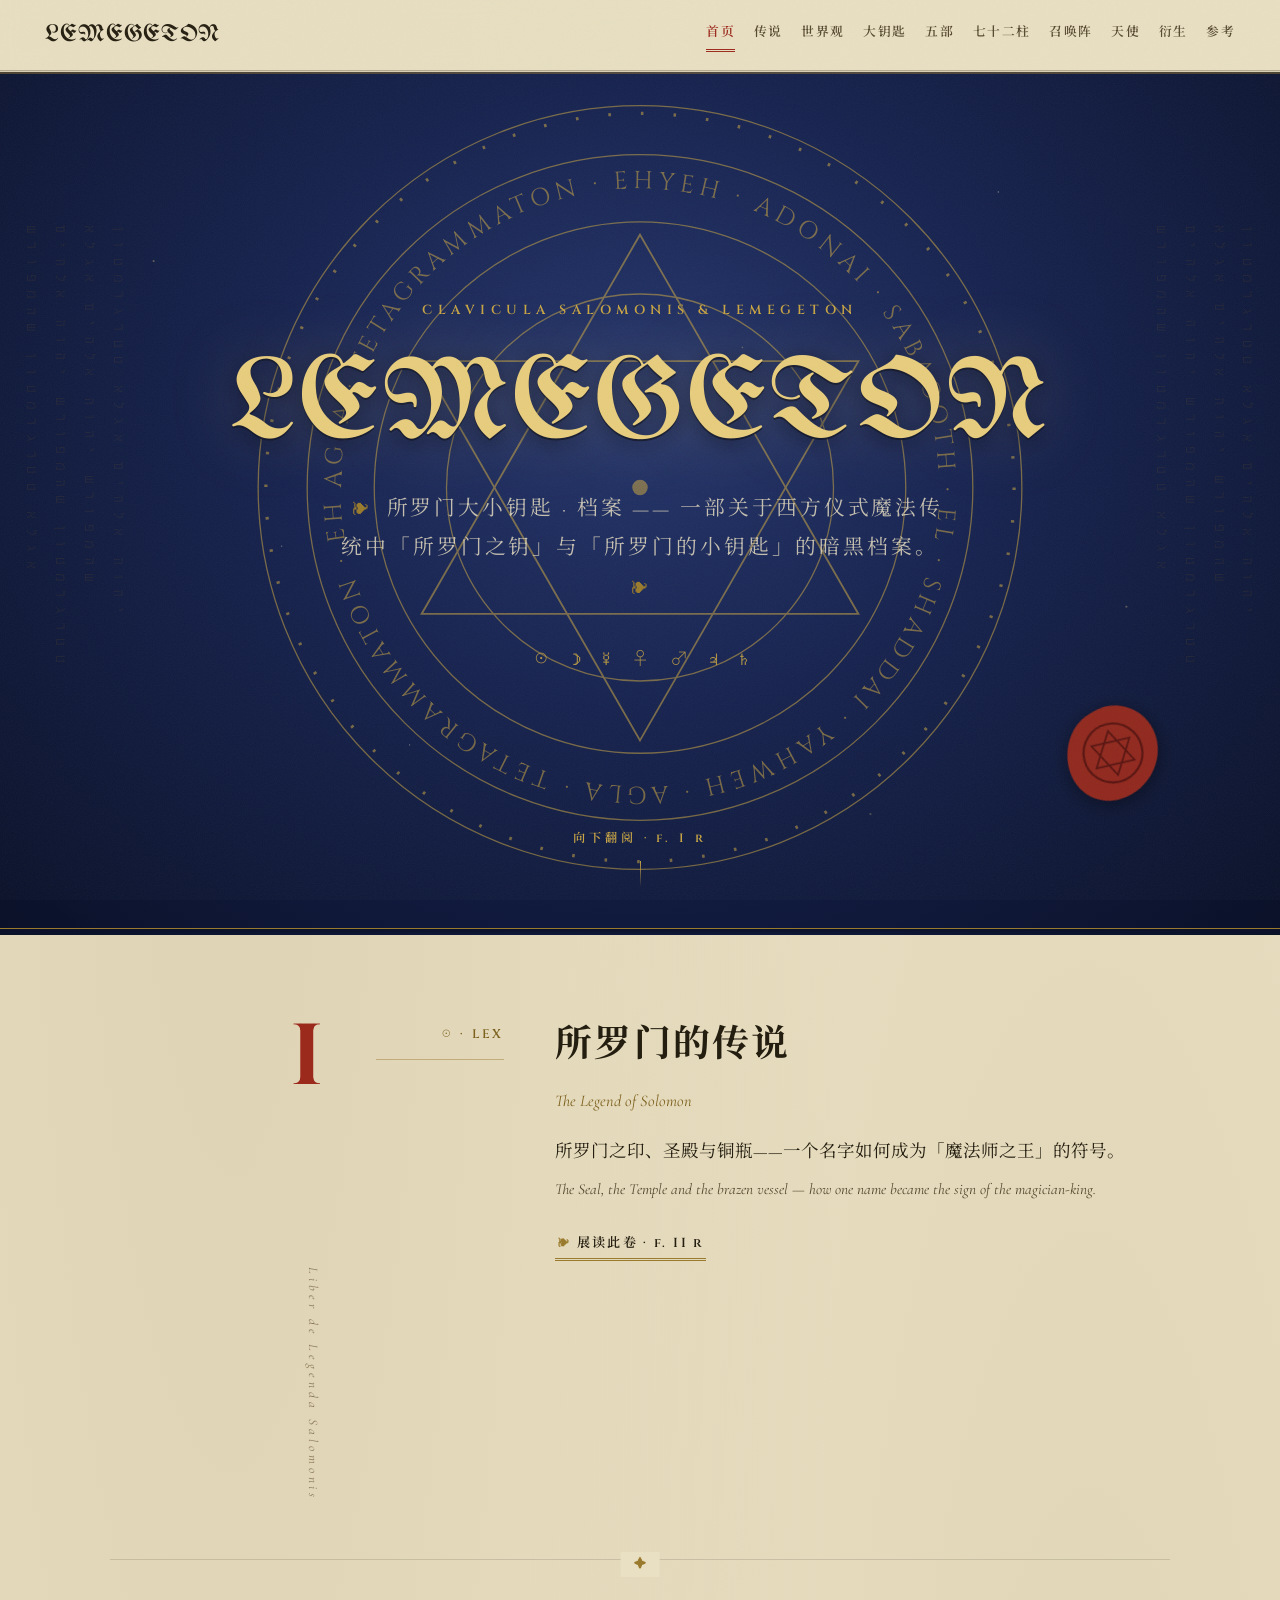
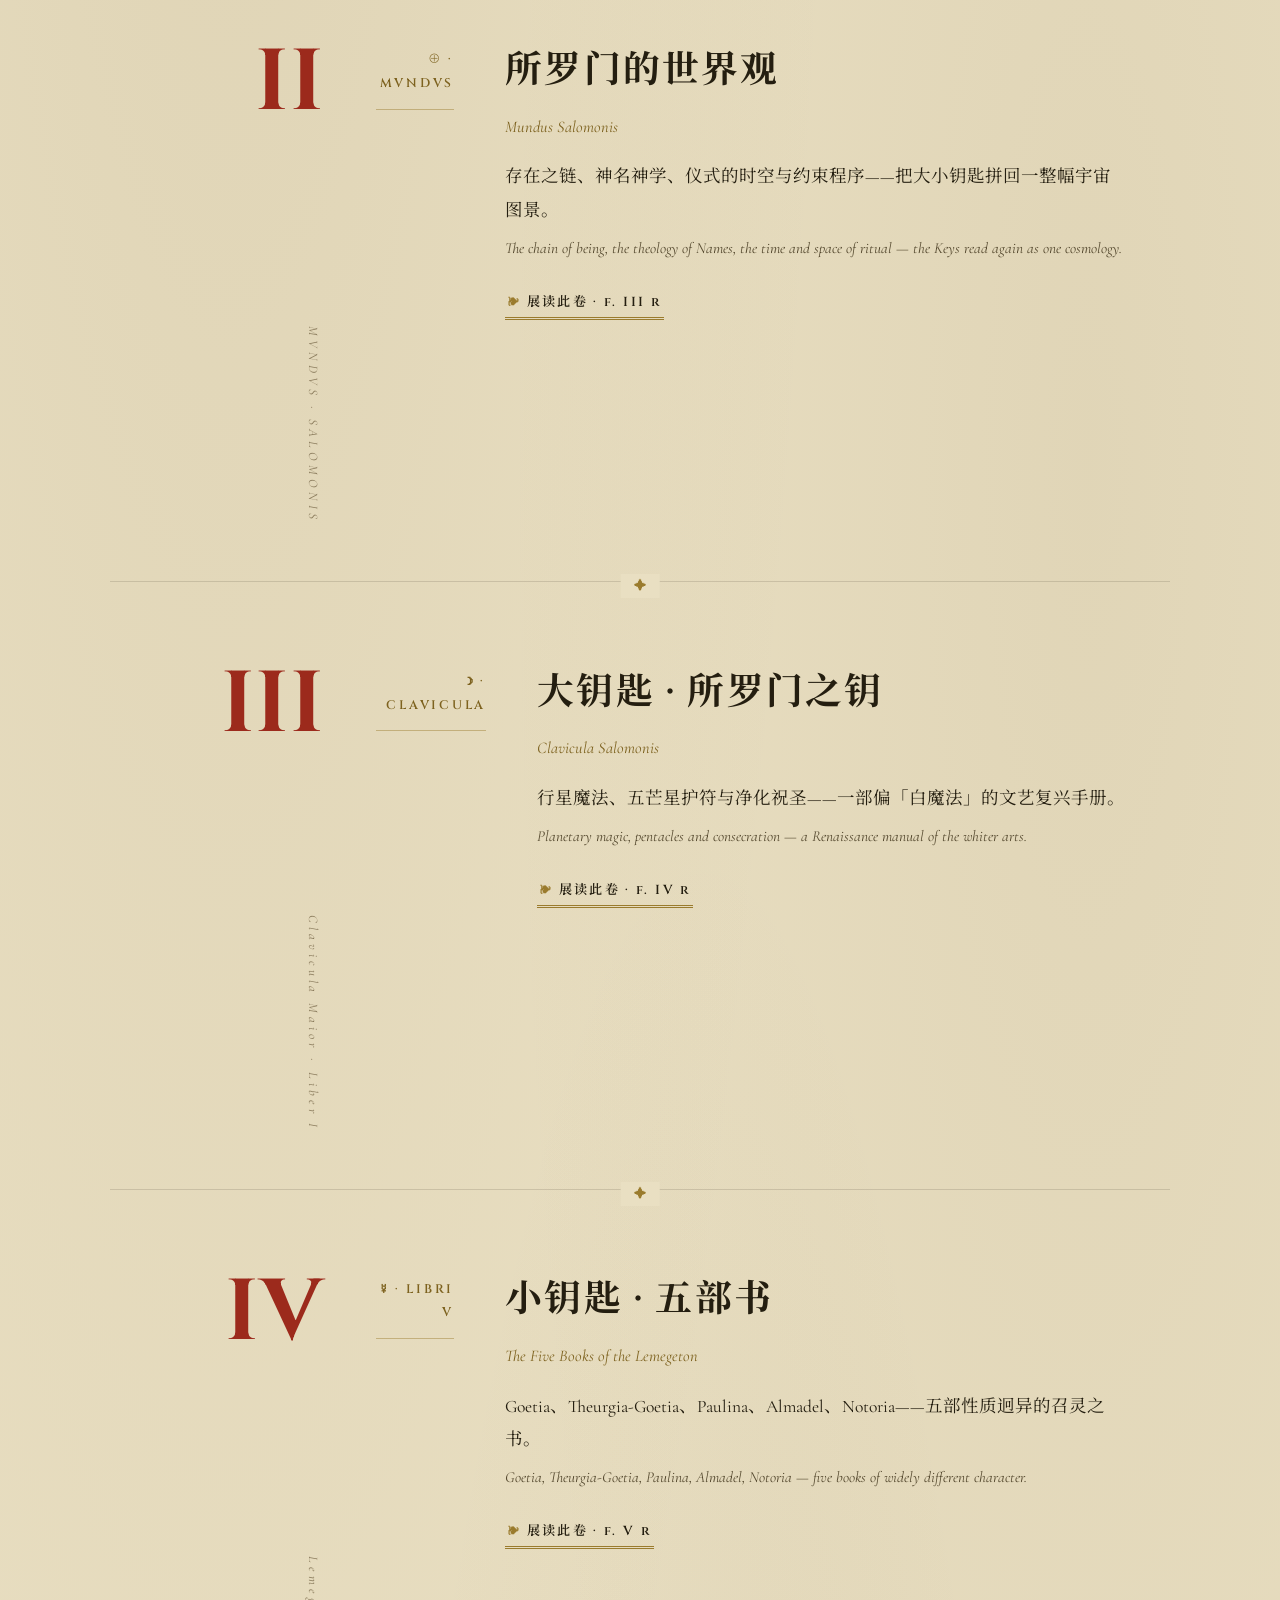
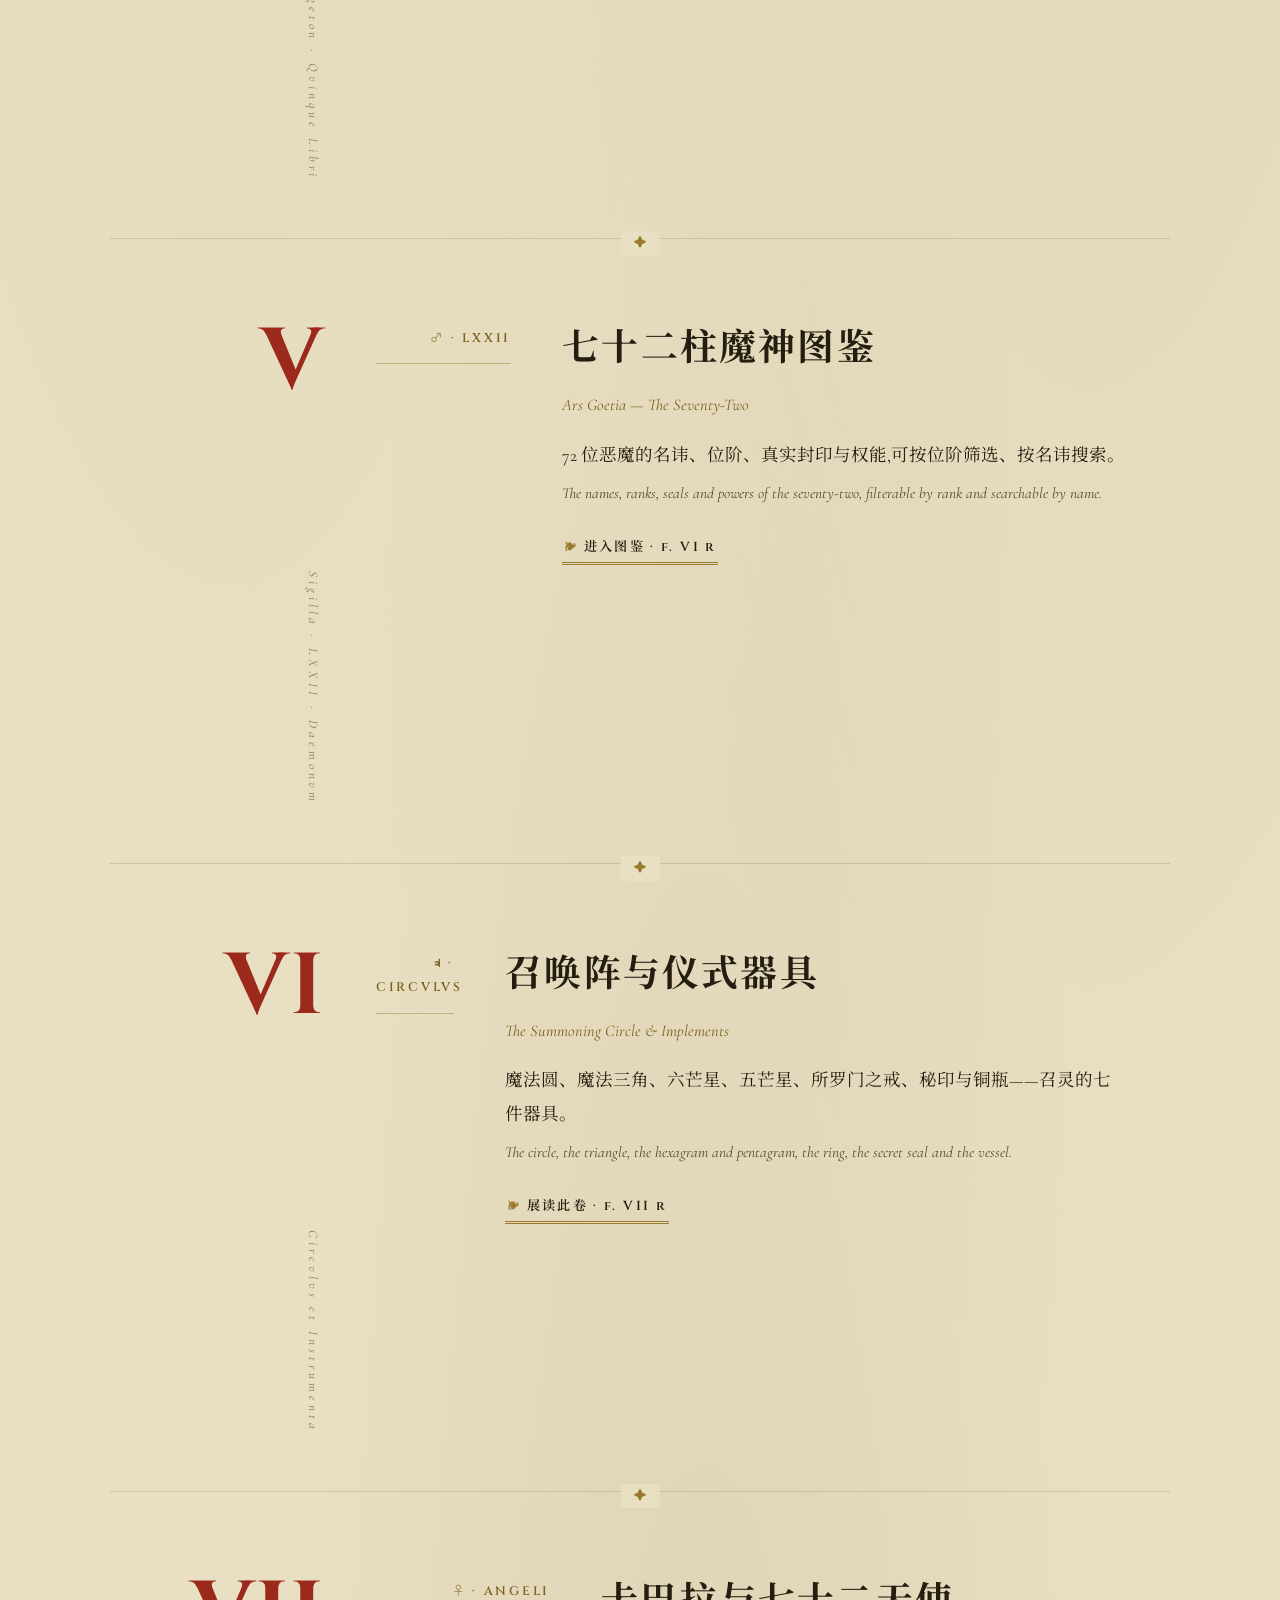
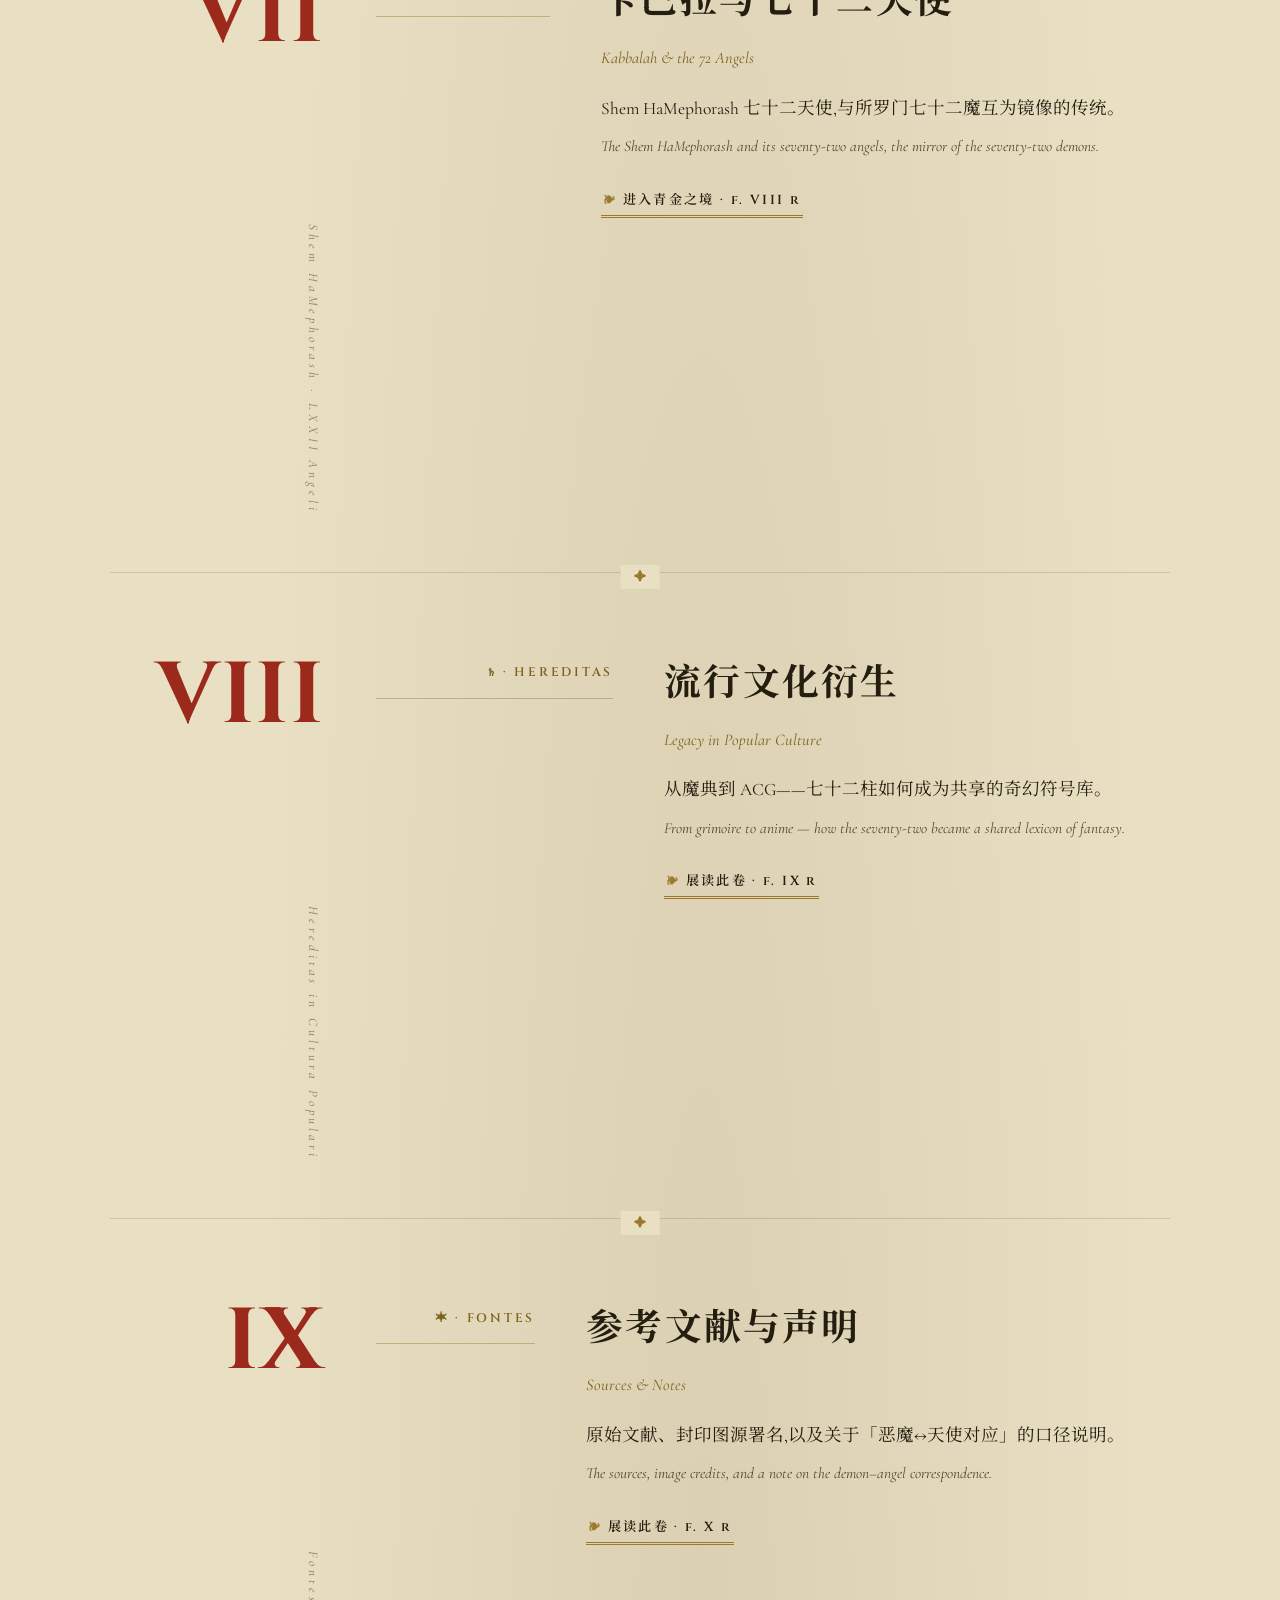
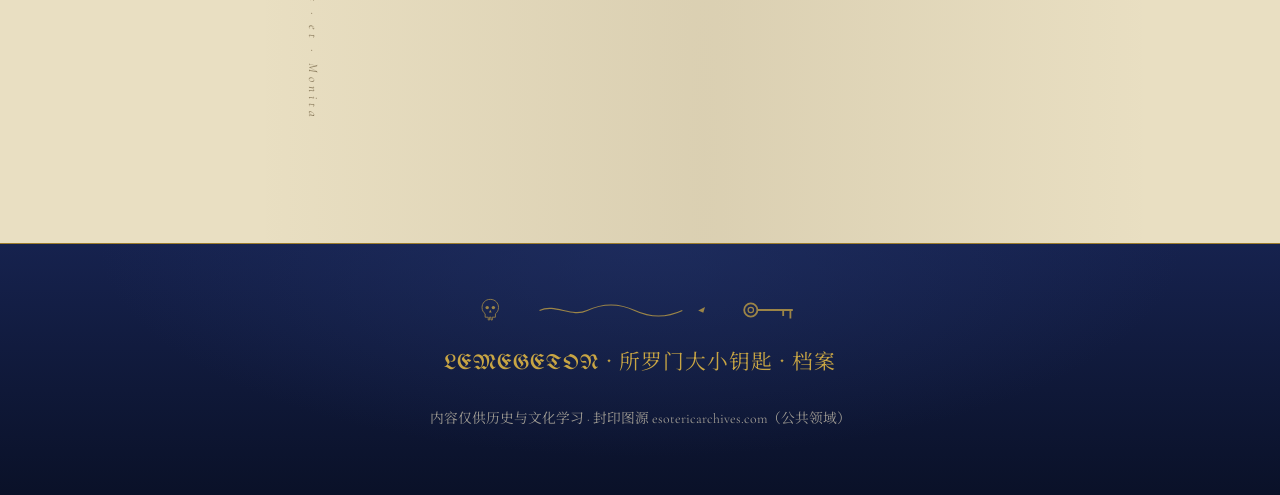
<file: index.html>
<!DOCTYPE html>
<html lang="zh-CN">
<head>
  <meta charset="UTF-8">
  <meta name="viewport" content="width=device-width, initial-scale=1.0">
  <title>LEMEGETON — 所罗门大小钥匙 · 档案</title>
  <meta name="description" content="所罗门大小钥匙（Clavicula Salomonis / Lemegeton）的暗黑档案：传说、大钥匙、五部书、七十二柱魔神、召唤阵、卡巴拉天使与流行文化衍生。">
  <link rel="preconnect" href="https://fonts.googleapis.com">
  <link rel="preconnect" href="https://fonts.gstatic.com" crossorigin>
  <link href="https://fonts.googleapis.com/css2?family=Cinzel:wght@400;600;700&family=Cormorant+Garamond:ital,wght@0,400;0,600;1,400&family=UnifrakturMaguntia&family=Noto+Serif+SC:wght@400;600;700&display=swap" rel="stylesheet">
  <link rel="stylesheet" href="css/style.css">
</head>
<body>
  <div id="site-nav"></div>

  <main>
    <section class="hero">
      <div class="hero-circle" aria-hidden="true">
        <svg viewBox="0 0 600 600">
          <defs>
            <path id="name-ring" d="M300,300 m-232,0 a232,232 0 1,1 464,0 a232,232 0 1,1 -464,0" fill="none"/>
          </defs>
          <g fill="none" stroke="currentColor">
            <circle cx="300" cy="300" r="296" stroke-width="1"/>
            <circle cx="300" cy="300" r="290" stroke-width="2.5" stroke-dasharray="2 23.31" class="ring-ticks"/>
            <circle cx="300" cy="300" r="258" stroke-width="1"/>
            <circle cx="300" cy="300" r="206" stroke-width="1"/>
            <g class="ring-inner">
              <polygon points="300,104 469.3,398 130.7,398" stroke-width="1.4"/>
              <polygon points="300,496 469.3,202 130.7,202" stroke-width="1.4"/>
              <circle cx="300" cy="300" r="150" stroke-width="1"/>
              <circle cx="300" cy="300" r="6" fill="currentColor" stroke="none"/>
            </g>
          </g>
          <g class="ring-names">
            <text font-family="Cinzel, serif" font-size="19" letter-spacing="4" fill="currentColor">
              <textPath href="#name-ring" startOffset="0">AGLA · TETAGRAMMATON · EHYEH · ADONAI · SABAOOTH · EL · SHADDAI · YAHWEH · AGLA · TETAGRAMMATON · EHYEH · ADONAI · SABAOOTH · EL · SHADDAI · YAHWEH · </textPath>
            </text>
          </g>
        </svg>
      </div>

      <div class="hero-content">
        <p class="hero-kicker">Clavicula Salomonis &amp; Lemegeton</p>
        <h1 class="hero-title">LEMEGETON</h1>
        <p class="hero-sub">所罗门大小钥匙 · 档案 —— 一部关于西方仪式魔法传统中「所罗门之钥」与「所罗门的小钥匙」的暗黑档案。</p>
        <p class="planet-row" aria-hidden="true">☉☽☿♀♂♃♄</p>
      </div>

      <svg class="wax-seal wax-seal--hero" viewBox="0 0 120 120" aria-hidden="true">
        <path d="M60 6c25-2 48 16 52 42 4 26-12 52-38 62-26 10-54 0-64-26C0 58 12 24 38 12c7-3 14-5 22-6z" fill="currentColor"/>
        <circle cx="60" cy="60" r="34" fill="none" stroke="#5e130c" stroke-width="2.5"/>
        <polygon points="60,34 82.5,73 37.5,73" fill="none" stroke="#5e130c" stroke-width="2"/>
        <polygon points="60,86 82.5,47 37.5,47" fill="none" stroke="#5e130c" stroke-width="2"/>
      </svg>

      <p class="scroll-hint">向下翻阅 · f. I r</p>
    </section>

    <section id="legend" class="folio reveal">
      <p class="folio-num" aria-hidden="true">I</p>
      <p class="folio-planet">☉ · LEX</p>
      <div class="folio-body">
        <h2 class="folio-title">所罗门的传说</h2>
        <p class="folio-sub">The Legend of Solomon</p>
        <p class="folio-desc"><span class="zh">所罗门之印、圣殿与铜瓶——一个名字如何成为「魔法师之王」的符号。</span><span class="en">The Seal, the Temple and the brazen vessel — how one name became the sign of the magician-king.</span></p>
        <a class="folio-link" href="legend.html">展读此卷 · f. II r</a>
      </div>
      <p class="folio-margin" aria-hidden="true">Liber de Legenda Salomonis</p>
    </section>

    <section id="worldview" class="folio reveal">
      <p class="folio-num" aria-hidden="true">II</p>
      <p class="folio-planet">⊕ · MVNDVS</p>
      <div class="folio-body">
        <h2 class="folio-title">所罗门的世界观</h2>
        <p class="folio-sub">Mundus Salomonis</p>
        <p class="folio-desc"><span class="zh">存在之链、神名神学、仪式的时空与约束程序——把大小钥匙拼回一整幅宇宙图景。</span><span class="en">The chain of being, the theology of Names, the time and space of ritual — the Keys read again as one cosmology.</span></p>
        <a class="folio-link" href="worldview.html">展读此卷 · f. III r</a>
      </div>
      <p class="folio-margin" aria-hidden="true">MVNDVS · SALOMONIS</p>
    </section>

    <section id="clavicula" class="folio reveal">
      <p class="folio-num" aria-hidden="true">III</p>
      <p class="folio-planet">☽ · CLAVICULA</p>
      <div class="folio-body">
        <h2 class="folio-title">大钥匙 · 所罗门之钥</h2>
        <p class="folio-sub">Clavicula Salomonis</p>
        <p class="folio-desc"><span class="zh">行星魔法、五芒星护符与净化祝圣——一部偏「白魔法」的文艺复兴手册。</span><span class="en">Planetary magic, pentacles and consecration — a Renaissance manual of the whiter arts.</span></p>
        <a class="folio-link" href="clavicula.html">展读此卷 · f. IV r</a>
      </div>
      <p class="folio-margin" aria-hidden="true">Clavicula Maior · Liber I</p>
    </section>

    <section id="lemegeton" class="folio reveal">
      <p class="folio-num" aria-hidden="true">IV</p>
      <p class="folio-planet">☿ · LIBRI V</p>
      <div class="folio-body">
        <h2 class="folio-title">小钥匙 · 五部书</h2>
        <p class="folio-sub">The Five Books of the Lemegeton</p>
        <p class="folio-desc"><span class="zh">Goetia、Theurgia-Goetia、Paulina、Almadel、Notoria——五部性质迥异的召灵之书。</span><span class="en">Goetia, Theurgia-Goetia, Paulina, Almadel, Notoria — five books of widely different character.</span></p>
        <a class="folio-link" href="lemegeton.html">展读此卷 · f. V r</a>
      </div>
      <p class="folio-margin" aria-hidden="true">Lemegeton · Qvinque Libri</p>
    </section>

    <section id="goetia" class="folio reveal">
      <p class="folio-num" aria-hidden="true">V</p>
      <p class="folio-planet">♂ · LXXII</p>
      <div class="folio-body">
        <h2 class="folio-title">七十二柱魔神图鉴</h2>
        <p class="folio-sub">Ars Goetia — The Seventy-Two</p>
        <p class="folio-desc"><span class="zh">72 位恶魔的名讳、位阶、真实封印与权能,可按位阶筛选、按名讳搜索。</span><span class="en">The names, ranks, seals and powers of the seventy-two, filterable by rank and searchable by name.</span></p>
        <a class="folio-link" href="goetia.html">进入图鉴 · f. VI r</a>
      </div>
      <p class="folio-margin" aria-hidden="true">Sigilla · LXXII · Daemonvm</p>
    </section>

    <section id="ritual" class="folio reveal">
      <p class="folio-num" aria-hidden="true">VI</p>
      <p class="folio-planet">♃ · CIRCVLVS</p>
      <div class="folio-body">
        <h2 class="folio-title">召唤阵与仪式器具</h2>
        <p class="folio-sub">The Summoning Circle &amp; Implements</p>
        <p class="folio-desc"><span class="zh">魔法圆、魔法三角、六芒星、五芒星、所罗门之戒、秘印与铜瓶——召灵的七件器具。</span><span class="en">The circle, the triangle, the hexagram and pentagram, the ring, the secret seal and the vessel.</span></p>
        <a class="folio-link" href="ritual.html">展读此卷 · f. VII r</a>
      </div>
      <p class="folio-margin" aria-hidden="true">Circvlvs et Instrumenta</p>
    </section>

    <section id="kabbalah" class="folio reveal">
      <p class="folio-num" aria-hidden="true">VII</p>
      <p class="folio-planet">♀ · ANGELI</p>
      <div class="folio-body">
        <h2 class="folio-title">卡巴拉与七十二天使</h2>
        <p class="folio-sub">Kabbalah &amp; the 72 Angels</p>
        <p class="folio-desc"><span class="zh">Shem HaMephorash 七十二天使,与所罗门七十二魔互为镜像的传统。</span><span class="en">The Shem HaMephorash and its seventy-two angels, the mirror of the seventy-two demons.</span></p>
        <a class="folio-link" href="kabbalah.html">进入青金之境 · f. VIII r</a>
      </div>
      <p class="folio-margin" aria-hidden="true">Shem HaMephorash · LXXII Angeli</p>
    </section>

    <section id="legacy" class="folio reveal">
      <p class="folio-num" aria-hidden="true">VIII</p>
      <p class="folio-planet">♄ · HEREDITAS</p>
      <div class="folio-body">
        <h2 class="folio-title">流行文化衍生</h2>
        <p class="folio-sub">Legacy in Popular Culture</p>
        <p class="folio-desc"><span class="zh">从魔典到 ACG——七十二柱如何成为共享的奇幻符号库。</span><span class="en">From grimoire to anime — how the seventy-two became a shared lexicon of fantasy.</span></p>
        <a class="folio-link" href="legacy.html">展读此卷 · f. IX r</a>
      </div>
      <p class="folio-margin" aria-hidden="true">Hereditas in Cultura Populari</p>
    </section>

    <section id="sources" class="folio reveal">
      <p class="folio-num" aria-hidden="true">IX</p>
      <p class="folio-planet">✶ · FONTES</p>
      <div class="folio-body">
        <h2 class="folio-title">参考文献与声明</h2>
        <p class="folio-sub">Sources &amp; Notes</p>
        <p class="folio-desc"><span class="zh">原始文献、封印图源署名,以及关于「恶魔↔天使对应」的口径说明。</span><span class="en">The sources, image credits, and a note on the demon–angel correspondence.</span></p>
        <a class="folio-link" href="sources.html">展读此卷 · f. X r</a>
      </div>
      <p class="folio-margin" aria-hidden="true">Fontes · et · Monita</p>
    </section>
  </main>

  <div id="site-footer"></div>
  <script src="js/data.js"></script>
  <script src="js/main.js"></script>
</body>
</html>
</file>
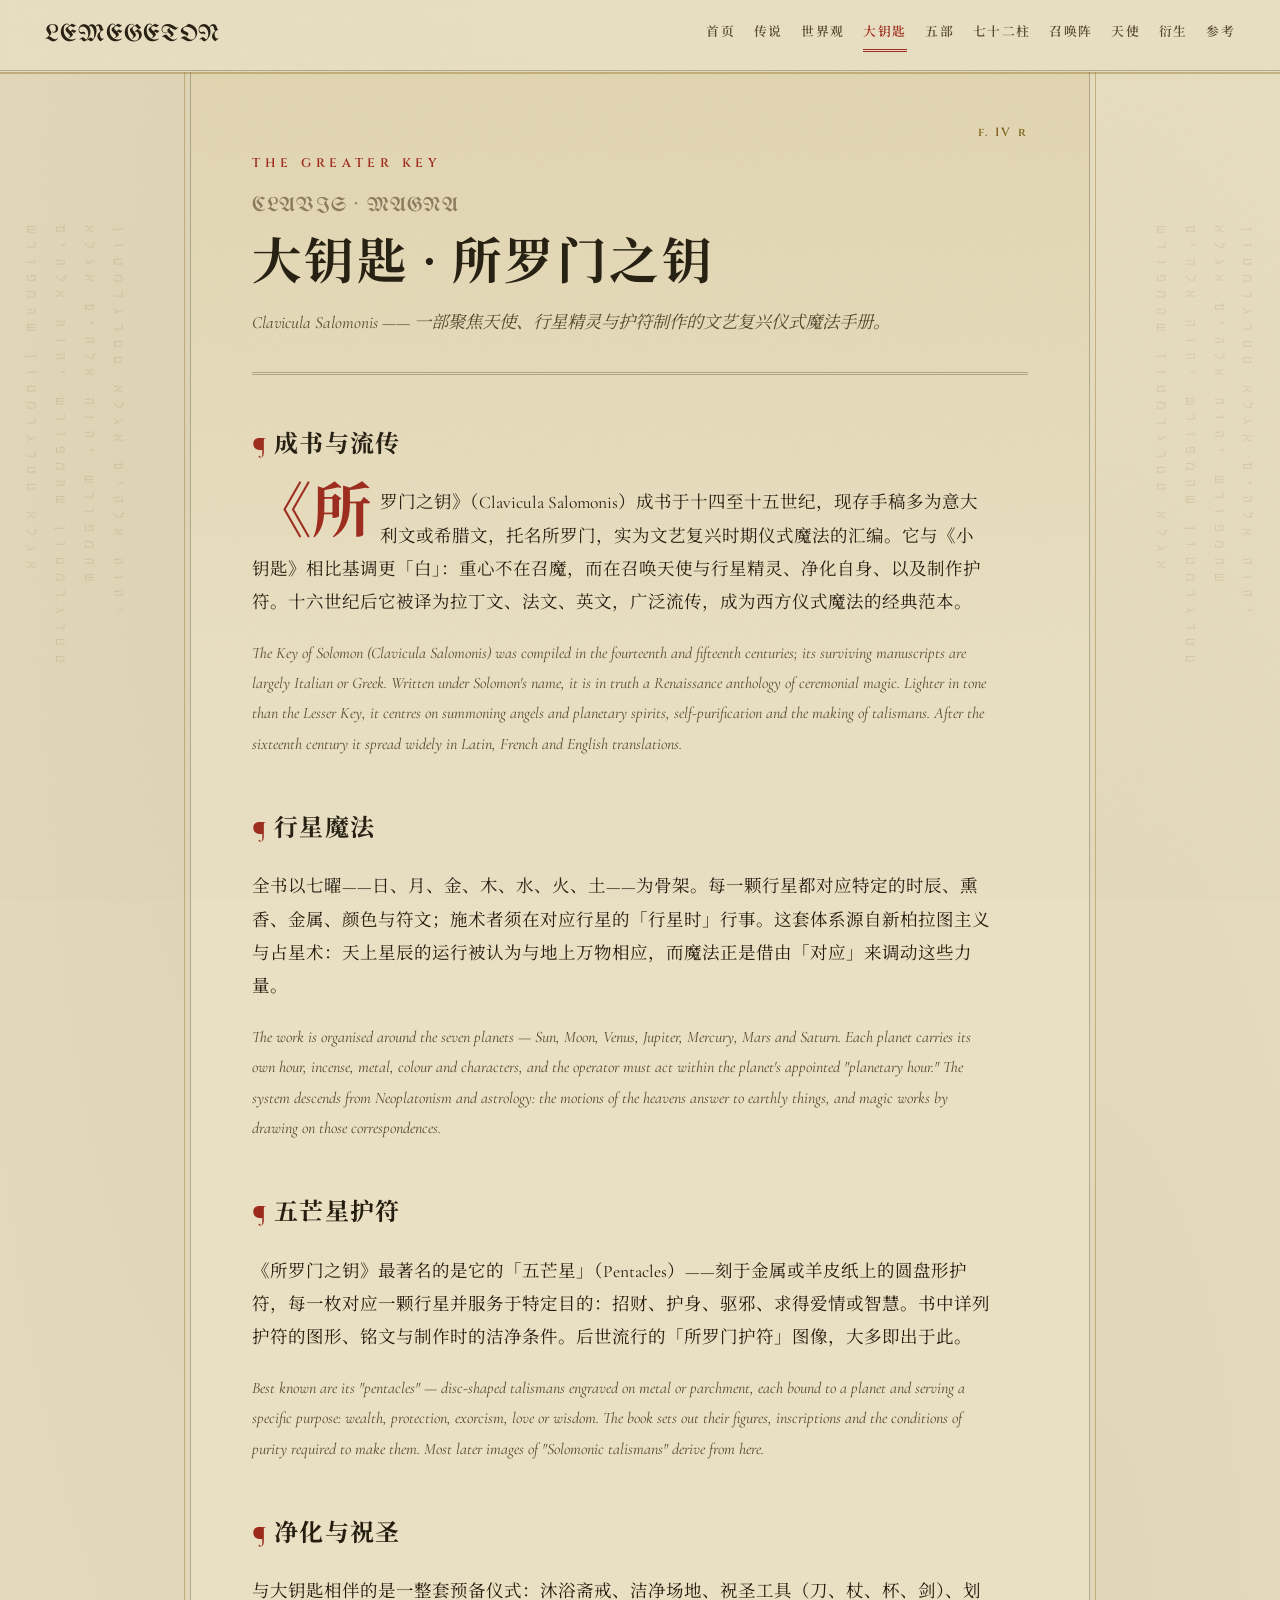
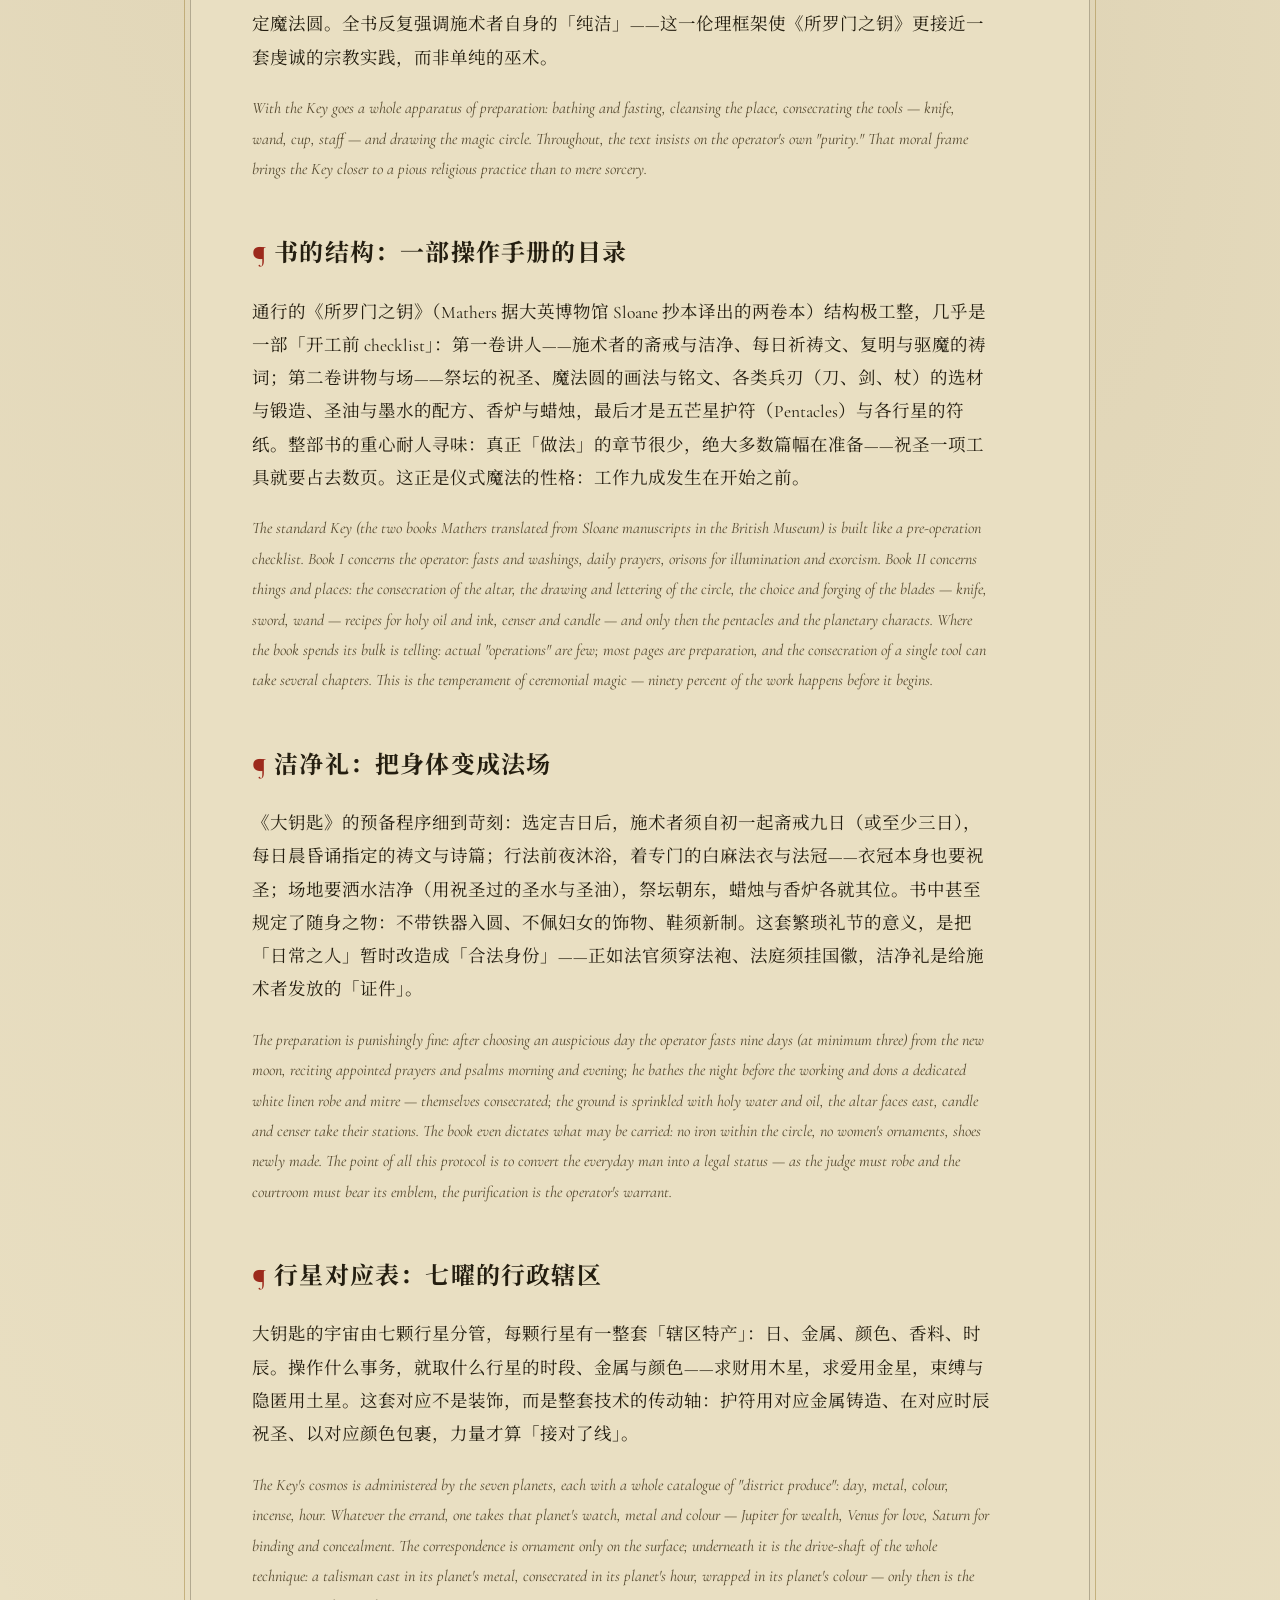
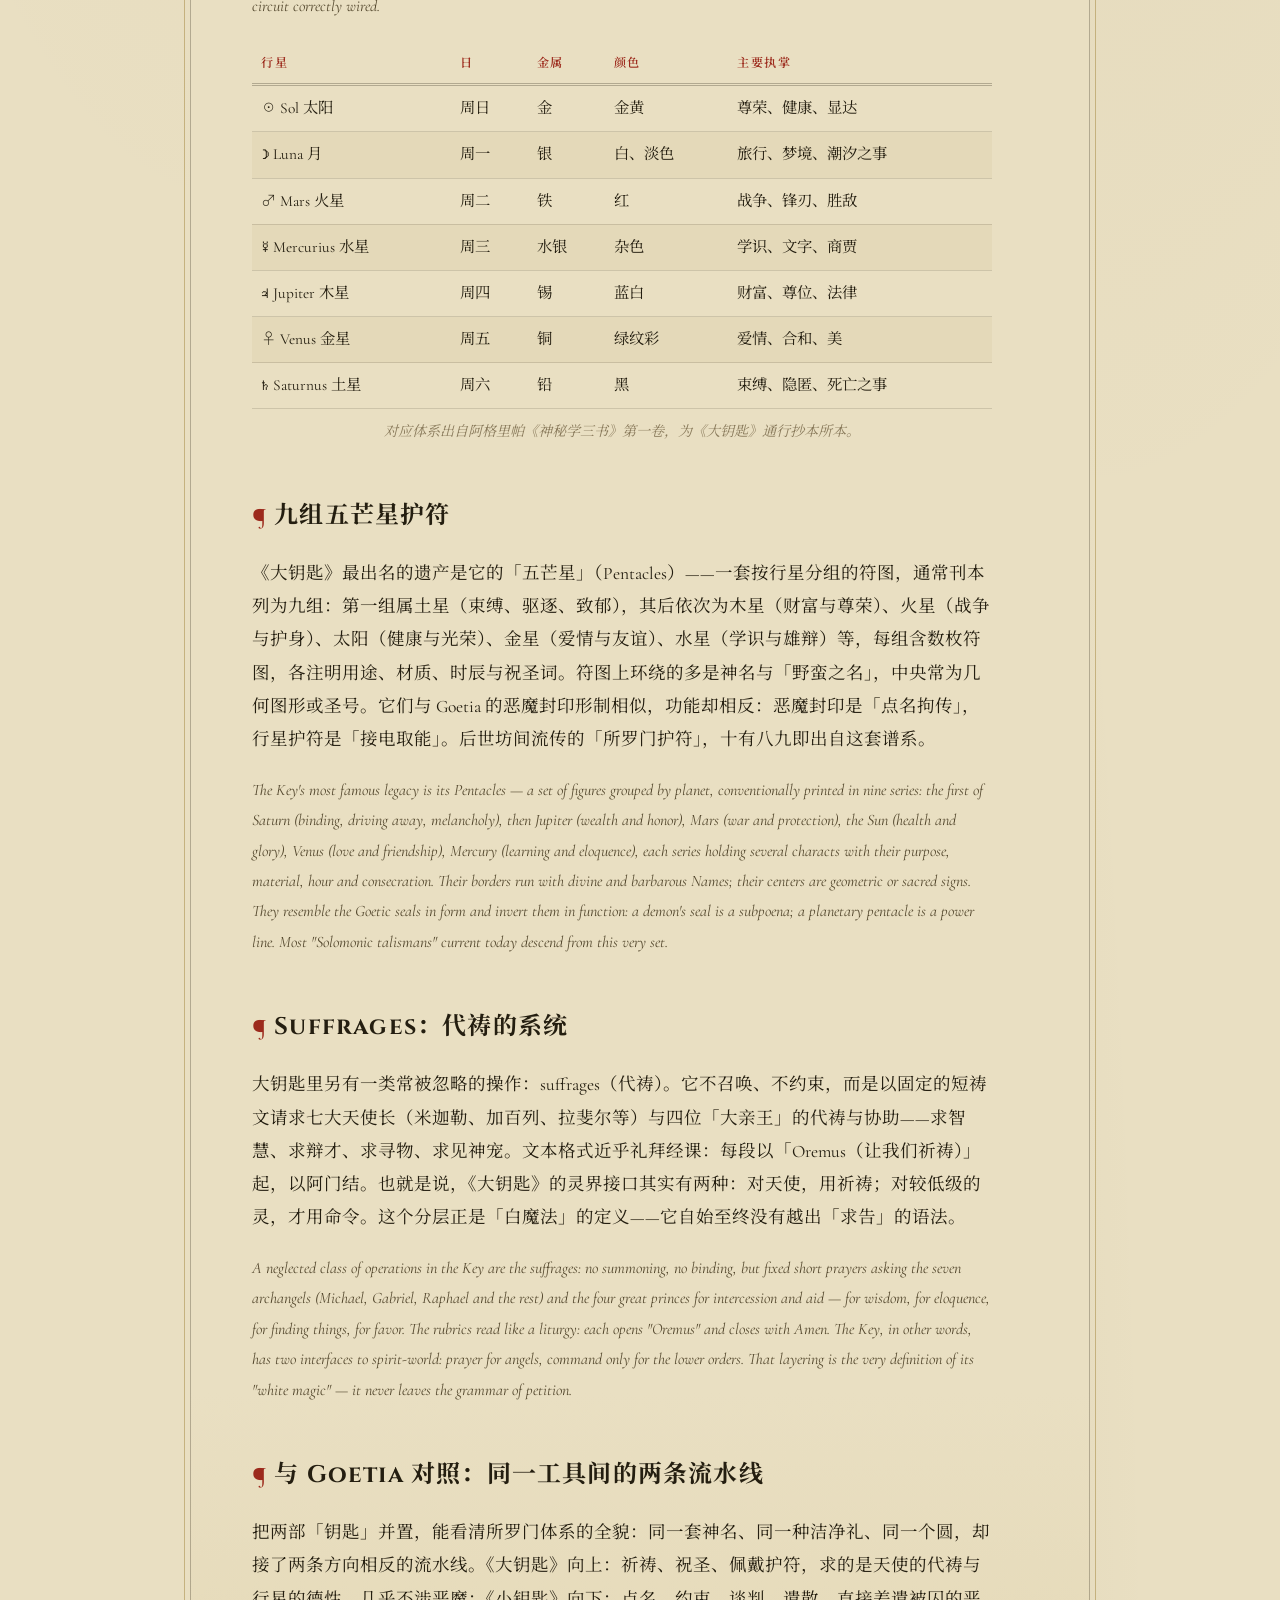
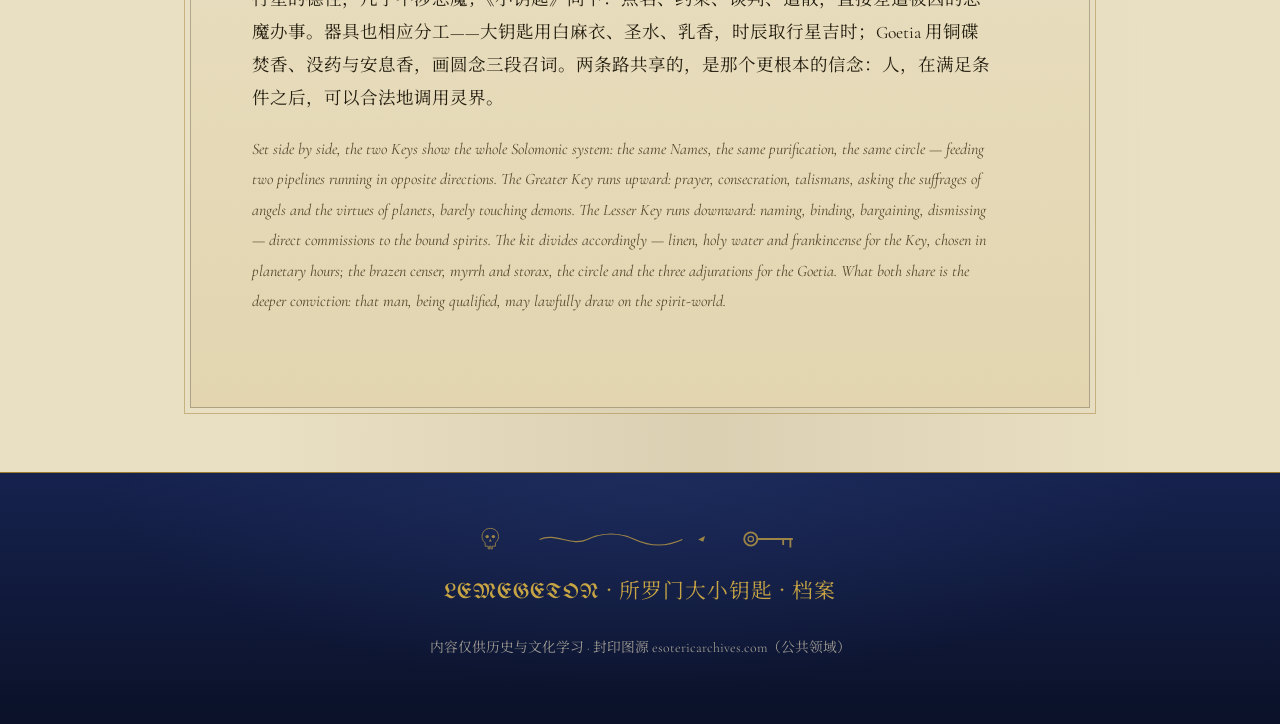
<file: clavicula.html>
<!DOCTYPE html>
<html lang="zh-CN">
<head>
  <meta charset="UTF-8">
  <meta name="viewport" content="width=device-width, initial-scale=1.0">
  <title>大钥匙 · 所罗门之钥 — LEMEGETON</title>
  <meta name="description" content="《所罗门之钥》Clavicula Salomonis：成书与流传、行星魔法、五芒星护符、净化与祝圣。">
  <link rel="preconnect" href="https://fonts.googleapis.com">
  <link rel="preconnect" href="https://fonts.gstatic.com" crossorigin>
  <link href="https://fonts.googleapis.com/css2?family=Cinzel:wght@400;600;700&family=Cormorant+Garamond:ital,wght@0,400;0,600;1,400&family=UnifrakturMaguntia&family=Noto+Serif+SC:wght@400;600;700&display=swap" rel="stylesheet">
  <link rel="stylesheet" href="css/style.css">
</head>
<body>
  <div id="site-nav"></div>

  <main class="page">
    <header class="page-head" data-folio="IV r">
      <p class="page-kicker">The Greater Key</p>
      <p class="page-latin">CLAVIS · MAGNA</p>
      <h1 class="page-title">大钥匙 · 所罗门之钥</h1>
      <p class="page-subtitle">Clavicula Salomonis —— 一部聚焦天使、行星精灵与护符制作的文艺复兴仪式魔法手册。</p>
    </header>

    <div class="prose">
      <h2>成书与流传</h2>
      <p class="zh">《所罗门之钥》（Clavicula Salomonis）成书于十四至十五世纪，现存手稿多为意大利文或希腊文，托名所罗门，实为文艺复兴时期仪式魔法的汇编。它与《小钥匙》相比基调更「白」：重心不在召魔，而在召唤天使与行星精灵、净化自身、以及制作护符。十六世纪后它被译为拉丁文、法文、英文，广泛流传，成为西方仪式魔法的经典范本。</p>
      <p class="en">The Key of Solomon (Clavicula Salomonis) was compiled in the fourteenth and fifteenth centuries; its surviving manuscripts are largely Italian or Greek. Written under Solomon's name, it is in truth a Renaissance anthology of ceremonial magic. Lighter in tone than the Lesser Key, it centres on summoning angels and planetary spirits, self-purification and the making of talismans. After the sixteenth century it spread widely in Latin, French and English translations.</p>

      <h2>行星魔法</h2>
      <p class="zh">全书以七曜——日、月、金、木、水、火、土——为骨架。每一颗行星都对应特定的时辰、熏香、金属、颜色与符文；施术者须在对应行星的「行星时」行事。这套体系源自新柏拉图主义与占星术：天上星辰的运行被认为与地上万物相应，而魔法正是借由「对应」来调动这些力量。</p>
      <p class="en">The work is organised around the seven planets — Sun, Moon, Venus, Jupiter, Mercury, Mars and Saturn. Each planet carries its own hour, incense, metal, colour and characters, and the operator must act within the planet's appointed "planetary hour." The system descends from Neoplatonism and astrology: the motions of the heavens answer to earthly things, and magic works by drawing on those correspondences.</p>

      <h2>五芒星护符</h2>
      <p class="zh">《所罗门之钥》最著名的是它的「五芒星」（Pentacles）——刻于金属或羊皮纸上的圆盘形护符，每一枚对应一颗行星并服务于特定目的：招财、护身、驱邪、求得爱情或智慧。书中详列护符的图形、铭文与制作时的洁净条件。后世流行的「所罗门护符」图像，大多即出于此。</p>
      <p class="en">Best known are its "pentacles" — disc-shaped talismans engraved on metal or parchment, each bound to a planet and serving a specific purpose: wealth, protection, exorcism, love or wisdom. The book sets out their figures, inscriptions and the conditions of purity required to make them. Most later images of "Solomonic talismans" derive from here.</p>

      <h2>净化与祝圣</h2>
      <p class="zh">与大钥匙相伴的是一整套预备仪式：沐浴斋戒、洁净场地、祝圣工具（刀、杖、杯、剑）、划定魔法圆。全书反复强调施术者自身的「纯洁」——这一伦理框架使《所罗门之钥》更接近一套虔诚的宗教实践，而非单纯的巫术。</p>
      <p class="en">With the Key goes a whole apparatus of preparation: bathing and fasting, cleansing the place, consecrating the tools — knife, wand, cup, staff — and drawing the magic circle. Throughout, the text insists on the operator's own "purity." That moral frame brings the Key closer to a pious religious practice than to mere sorcery.</p>

      <h2>书的结构：一部操作手册的目录</h2>
      <p class="zh">通行的《所罗门之钥》（Mathers 据大英博物馆 Sloane 抄本译出的两卷本）结构极工整，几乎是一部「开工前 checklist」：第一卷讲人——施术者的斋戒与洁净、每日祈祷文、复明与驱魔的祷词；第二卷讲物与场——祭坛的祝圣、魔法圆的画法与铭文、各类兵刃（刀、剑、杖）的选材与锻造、圣油与墨水的配方、香炉与蜡烛，最后才是五芒星护符（Pentacles）与各行星的符纸。整部书的重心耐人寻味：真正「做法」的章节很少，绝大多数篇幅在准备——祝圣一项工具就要占去数页。这正是仪式魔法的性格：工作九成发生在开始之前。</p>
      <p class="en">The standard Key (the two books Mathers translated from Sloane manuscripts in the British Museum) is built like a pre-operation checklist. Book I concerns the operator: fasts and washings, daily prayers, orisons for illumination and exorcism. Book II concerns things and places: the consecration of the altar, the drawing and lettering of the circle, the choice and forging of the blades — knife, sword, wand — recipes for holy oil and ink, censer and candle — and only then the pentacles and the planetary characts. Where the book spends its bulk is telling: actual "operations" are few; most pages are preparation, and the consecration of a single tool can take several chapters. This is the temperament of ceremonial magic — ninety percent of the work happens before it begins.</p>

      <h2>洁净礼：把身体变成法场</h2>
      <p class="zh">《大钥匙》的预备程序细到苛刻：选定吉日后，施术者须自初一起斋戒九日（或至少三日），每日晨昏诵指定的祷文与诗篇；行法前夜沐浴，着专门的白麻法衣与法冠——衣冠本身也要祝圣；场地要洒水洁净（用祝圣过的圣水与圣油），祭坛朝东，蜡烛与香炉各就其位。书中甚至规定了随身之物：不带铁器入圆、不佩妇女的饰物、鞋须新制。这套繁琐礼节的意义，是把「日常之人」暂时改造成「合法身份」——正如法官须穿法袍、法庭须挂国徽，洁净礼是给施术者发放的「证件」。</p>
      <p class="en">The preparation is punishingly fine: after choosing an auspicious day the operator fasts nine days (at minimum three) from the new moon, reciting appointed prayers and psalms morning and evening; he bathes the night before the working and dons a dedicated white linen robe and mitre — themselves consecrated; the ground is sprinkled with holy water and oil, the altar faces east, candle and censer take their stations. The book even dictates what may be carried: no iron within the circle, no women's ornaments, shoes newly made. The point of all this protocol is to convert the everyday man into a legal status — as the judge must robe and the courtroom must bear its emblem, the purification is the operator's warrant.</p>

      <h2>行星对应表：七曜的行政辖区</h2>
      <p class="zh">大钥匙的宇宙由七颗行星分管，每颗行星有一整套「辖区特产」：日、金属、颜色、香料、时辰。操作什么事务，就取什么行星的时段、金属与颜色——求财用木星，求爱用金星，束缚与隐匿用土星。这套对应不是装饰，而是整套技术的传动轴：护符用对应金属铸造、在对应时辰祝圣、以对应颜色包裹，力量才算「接对了线」。</p>
      <p class="en">The Key's cosmos is administered by the seven planets, each with a whole catalogue of "district produce": day, metal, colour, incense, hour. Whatever the errand, one takes that planet's watch, metal and colour — Jupiter for wealth, Venus for love, Saturn for binding and concealment. The correspondence is ornament only on the surface; underneath it is the drive-shaft of the whole technique: a talisman cast in its planet's metal, consecrated in its planet's hour, wrapped in its planet's colour — only then is the circuit correctly wired.</p>
      <table class="planet-table">
        <thead>
          <tr><th>行星</th><th>日</th><th>金属</th><th>颜色</th><th>主要执掌</th></tr>
        </thead>
        <tbody>
          <tr><td>☉ Sol 太阳</td><td>周日</td><td>金</td><td>金黄</td><td>尊荣、健康、显达</td></tr>
          <tr><td>☽ Luna 月</td><td>周一</td><td>银</td><td>白、淡色</td><td>旅行、梦境、潮汐之事</td></tr>
          <tr><td>♂ Mars 火星</td><td>周二</td><td>铁</td><td>红</td><td>战争、锋刃、胜敌</td></tr>
          <tr><td>☿ Mercurius 水星</td><td>周三</td><td>水银</td><td>杂色</td><td>学识、文字、商贾</td></tr>
          <tr><td>♃ Jupiter 木星</td><td>周四</td><td>锡</td><td>蓝白</td><td>财富、尊位、法律</td></tr>
          <tr><td>♀ Venus 金星</td><td>周五</td><td>铜</td><td>绿纹彩</td><td>爱情、合和、美</td></tr>
          <tr><td>♄ Saturnus 土星</td><td>周六</td><td>铅</td><td>黑</td><td>束缚、隐匿、死亡之事</td></tr>
        </tbody>
      </table>
      <p class="note">对应体系出自阿格里帕《神秘学三书》第一卷，为《大钥匙》通行抄本所本。</p>

      <h2>九组五芒星护符</h2>
      <p class="zh">《大钥匙》最出名的遗产是它的「五芒星」（Pentacles）——一套按行星分组的符图，通常刊本列为九组：第一组属土星（束缚、驱逐、致郁），其后依次为木星（财富与尊荣）、火星（战争与护身）、太阳（健康与光荣）、金星（爱情与友谊）、水星（学识与雄辩）等，每组含数枚符图，各注明用途、材质、时辰与祝圣词。符图上环绕的多是神名与「野蛮之名」，中央常为几何图形或圣号。它们与 Goetia 的恶魔封印形制相似，功能却相反：恶魔封印是「点名拘传」，行星护符是「接电取能」。后世坊间流传的「所罗门护符」，十有八九即出自这套谱系。</p>
      <p class="en">The Key's most famous legacy is its Pentacles — a set of figures grouped by planet, conventionally printed in nine series: the first of Saturn (binding, driving away, melancholy), then Jupiter (wealth and honor), Mars (war and protection), the Sun (health and glory), Venus (love and friendship), Mercury (learning and eloquence), each series holding several characts with their purpose, material, hour and consecration. Their borders run with divine and barbarous Names; their centers are geometric or sacred signs. They resemble the Goetic seals in form and invert them in function: a demon's seal is a subpoena; a planetary pentacle is a power line. Most "Solomonic talismans" current today descend from this very set.</p>

      <h2>Suffrages：代祷的系统</h2>
      <p class="zh">大钥匙里另有一类常被忽略的操作：suffrages（代祷）。它不召唤、不约束，而是以固定的短祷文请求七大天使长（米迦勒、加百列、拉斐尔等）与四位「大亲王」的代祷与协助——求智慧、求辩才、求寻物、求见神宠。文本格式近乎礼拜经课：每段以「Oremus（让我们祈祷）」起，以阿门结。也就是说，《大钥匙》的灵界接口其实有两种：对天使，用祈祷；对较低级的灵，才用命令。这个分层正是「白魔法」的定义——它自始至终没有越出「求告」的语法。</p>
      <p class="en">A neglected class of operations in the Key are the suffrages: no summoning, no binding, but fixed short prayers asking the seven archangels (Michael, Gabriel, Raphael and the rest) and the four great princes for intercession and aid — for wisdom, for eloquence, for finding things, for favor. The rubrics read like a liturgy: each opens "Oremus" and closes with Amen. The Key, in other words, has two interfaces to spirit-world: prayer for angels, command only for the lower orders. That layering is the very definition of its "white magic" — it never leaves the grammar of petition.</p>

      <h2>与 Goetia 对照：同一工具间的两条流水线</h2>
      <p class="zh">把两部「钥匙」并置，能看清所罗门体系的全貌：同一套神名、同一种洁净礼、同一个圆，却接了两条方向相反的流水线。《大钥匙》向上：祈祷、祝圣、佩戴护符，求的是天使的代祷与行星的德性，几乎不涉恶魔；《小钥匙》向下：点名、约束、谈判、遣散，直接差遣被囚的恶魔办事。器具也相应分工——大钥匙用白麻衣、圣水、乳香，时辰取行星吉时；Goetia 用铜碟焚香、没药与安息香，画圆念三段召词。两条路共享的，是那个更根本的信念：人，在满足条件之后，可以合法地调用灵界。</p>
      <p class="en">Set side by side, the two Keys show the whole Solomonic system: the same Names, the same purification, the same circle — feeding two pipelines running in opposite directions. The Greater Key runs upward: prayer, consecration, talismans, asking the suffrages of angels and the virtues of planets, barely touching demons. The Lesser Key runs downward: naming, binding, bargaining, dismissing — direct commissions to the bound spirits. The kit divides accordingly — linen, holy water and frankincense for the Key, chosen in planetary hours; the brazen censer, myrrh and storax, the circle and the three adjurations for the Goetia. What both share is the deeper conviction: that man, being qualified, may lawfully draw on the spirit-world.</p>
    </div>
  </main>

  <div id="site-footer"></div>
  <script src="js/data.js"></script>
  <script src="js/main.js"></script>
</body>
</html>
</file>
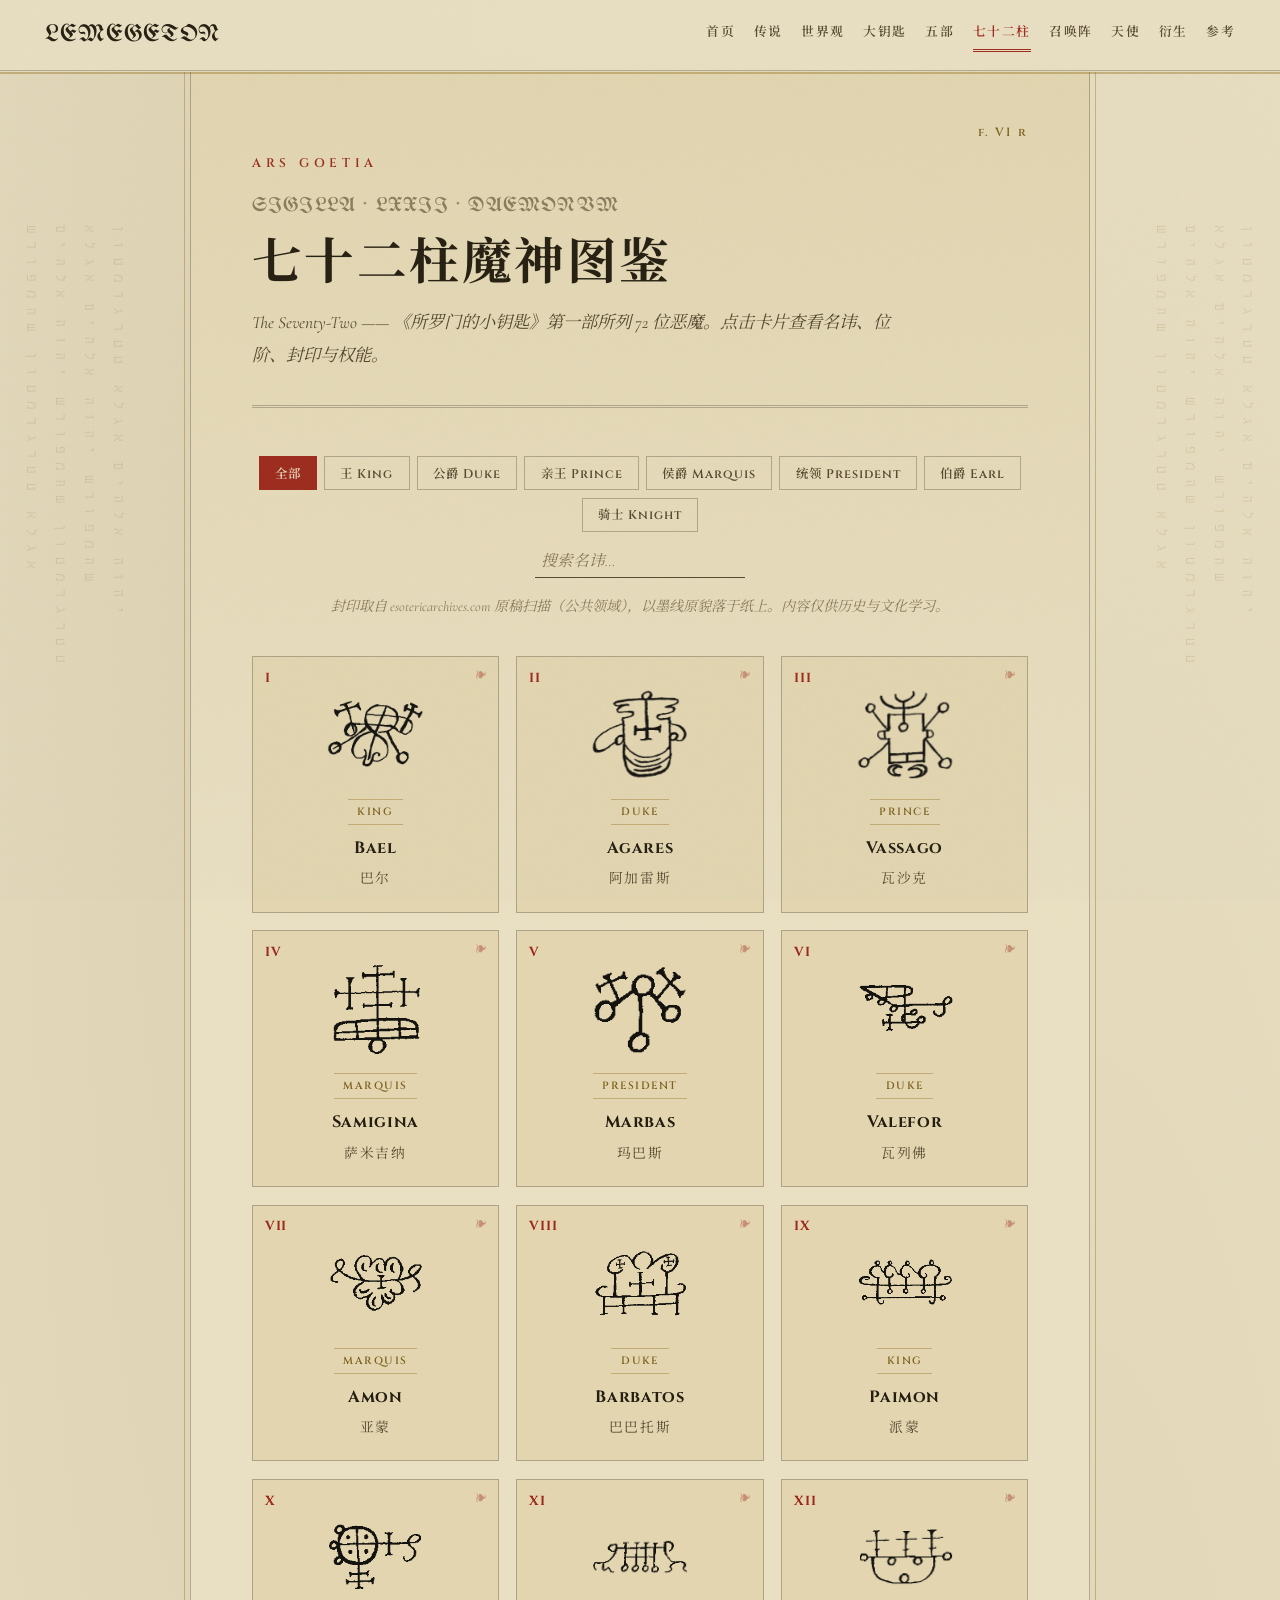
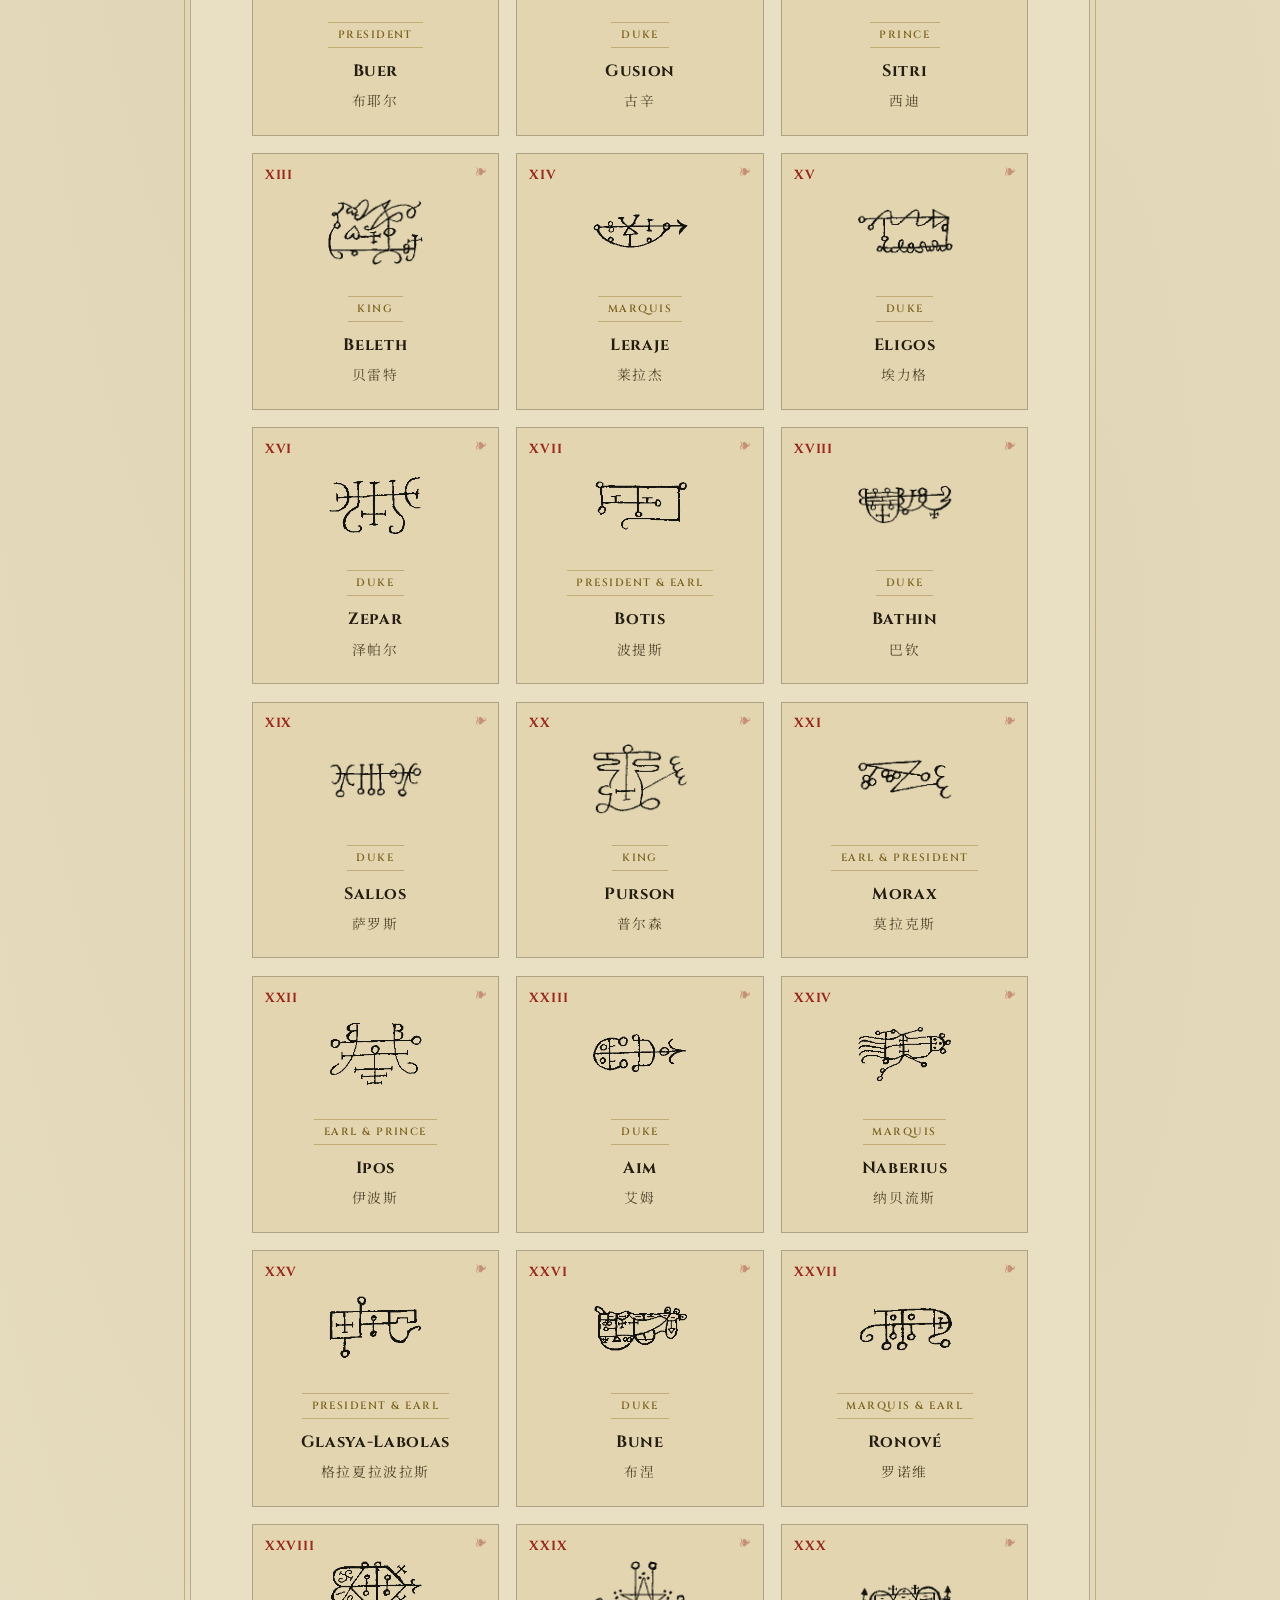
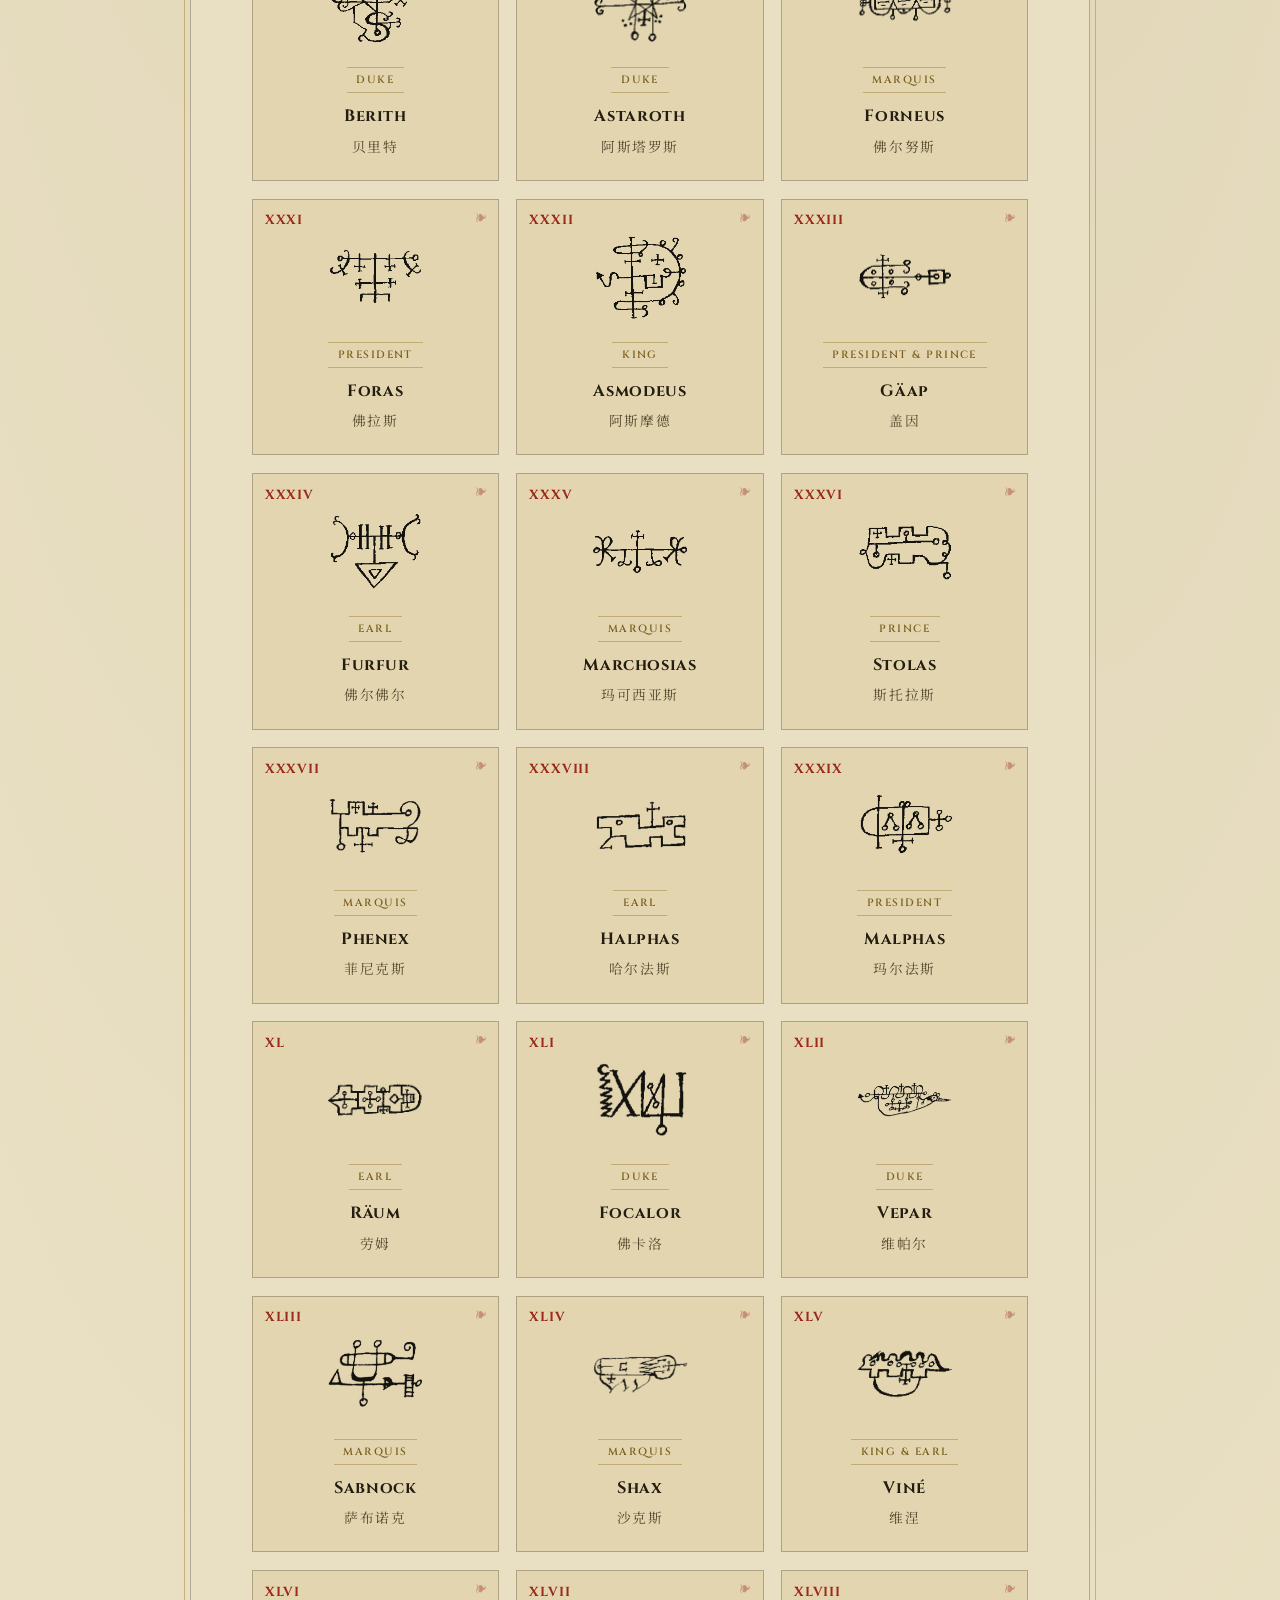
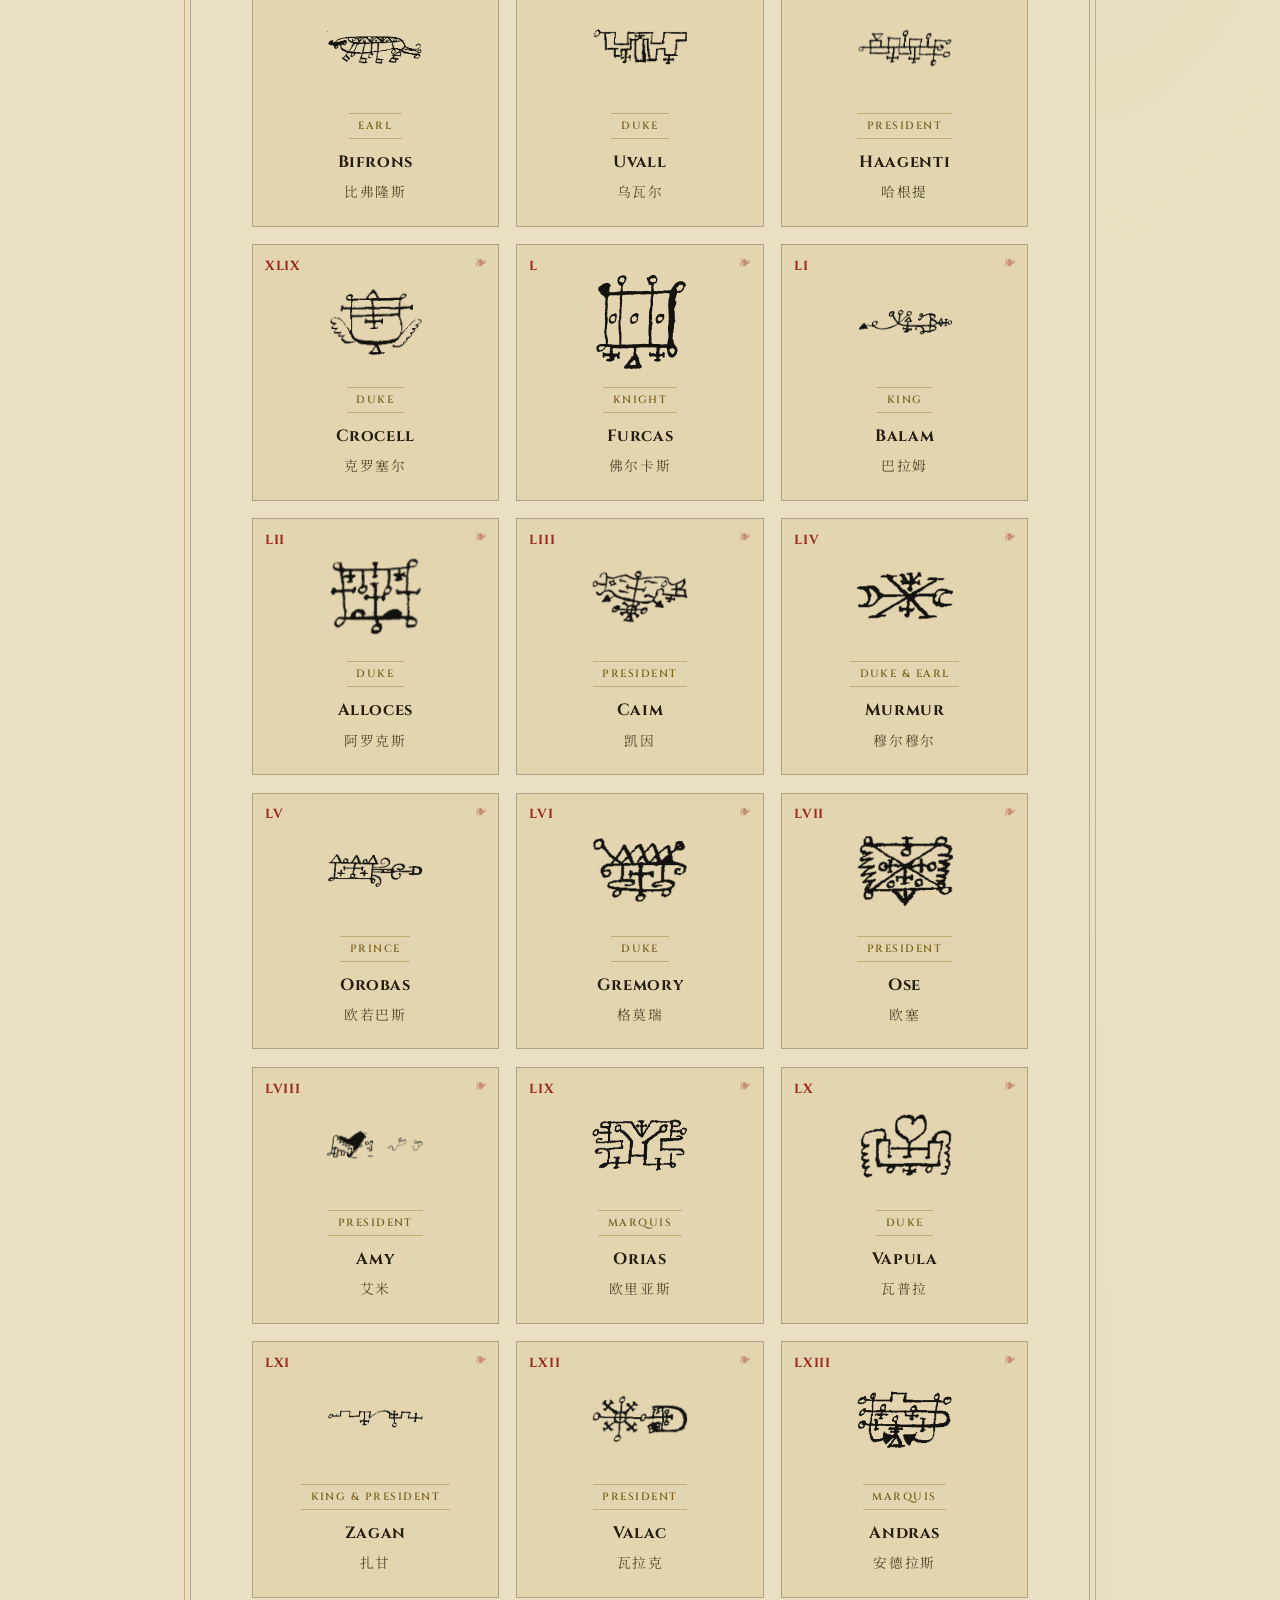
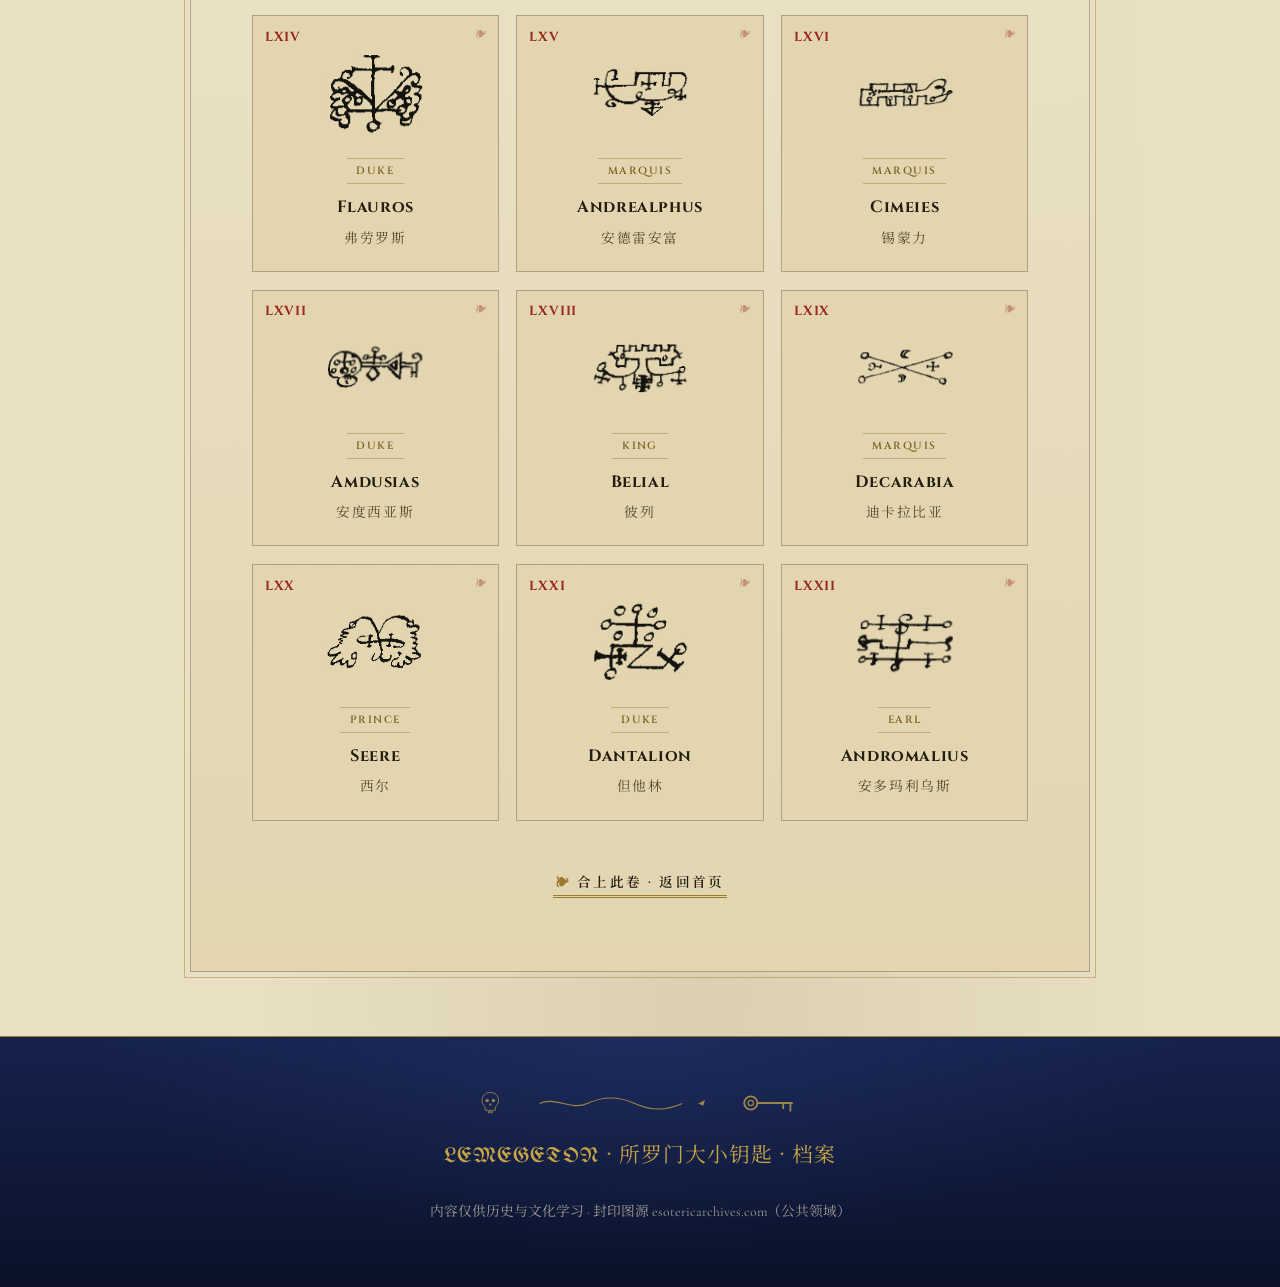
<file: goetia.html>
<!DOCTYPE html>
<html lang="zh-CN">
<head>
  <meta charset="UTF-8">
  <meta name="viewport" content="width=device-width, initial-scale=1.0">
  <title>七十二柱魔神图鉴 — LEMEGETON</title>
  <meta name="description" content="Ars Goetia 七十二柱魔神图鉴：72 位恶魔的名讳、位阶、真实封印与权能。">
  <link rel="preconnect" href="https://fonts.googleapis.com">
  <link rel="preconnect" href="https://fonts.gstatic.com" crossorigin>
  <link href="https://fonts.googleapis.com/css2?family=Cinzel:wght@400;600;700&family=Cormorant+Garamond:ital,wght@0,400;0,600;1,400&family=UnifrakturMaguntia&family=Noto+Serif+SC:wght@400;600;700&display=swap" rel="stylesheet">
  <link rel="stylesheet" href="css/style.css">
</head>
<body>
  <div id="site-nav"></div>

  <main class="page">
    <header class="page-head" data-folio="VI r">
      <p class="page-kicker">Ars Goetia</p>
      <p class="page-latin">SIGILLA · LXXII · DAEMONVM</p>
      <h1 class="page-title">七十二柱魔神图鉴</h1>
      <p class="page-subtitle">The Seventy-Two —— 《所罗门的小钥匙》第一部所列 72 位恶魔。点击卡片查看名讳、位阶、封印与权能。</p>
    </header>

    <div class="controls">
      <div id="rank-filters" class="rank-filters" role="group" aria-label="按位阶筛选"></div>
      <input id="demon-search" class="demon-search" type="search" placeholder="搜索名讳…" aria-label="搜索恶魔">
    </div>
    <p class="note">封印取自 esotericarchives.com 原稿扫描（公共领域），以墨线原貌落于纸上。内容仅供历史与文化学习。</p>
    <div id="demon-grid" class="demon-grid"></div>
    <p class="back-home"><a href="index.html">合上此卷 · 返回首页</a></p>
  </main>

  <div id="demon-modal" class="modal" hidden aria-hidden="true"></div>
  <div id="site-footer"></div>
  <script src="js/data.js"></script>
  <script src="js/main.js"></script>
</body>
</html>
</file>
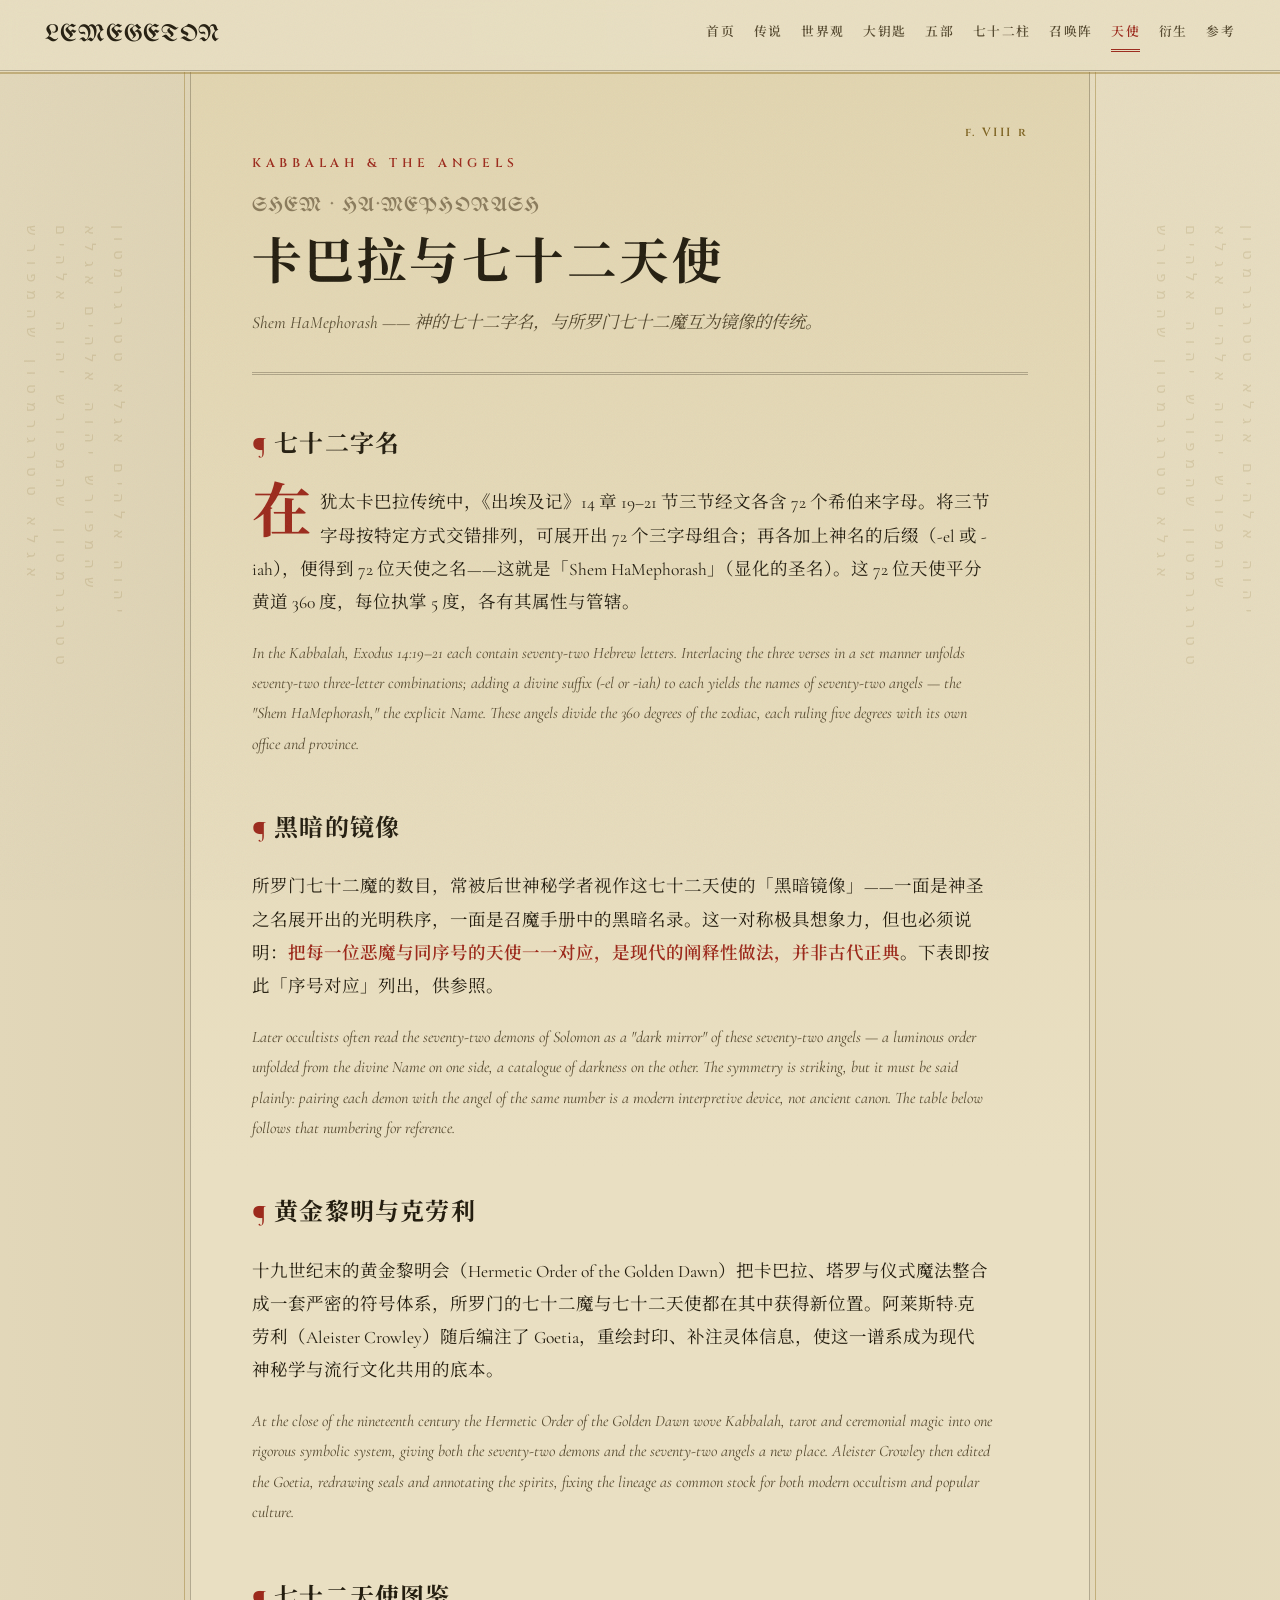
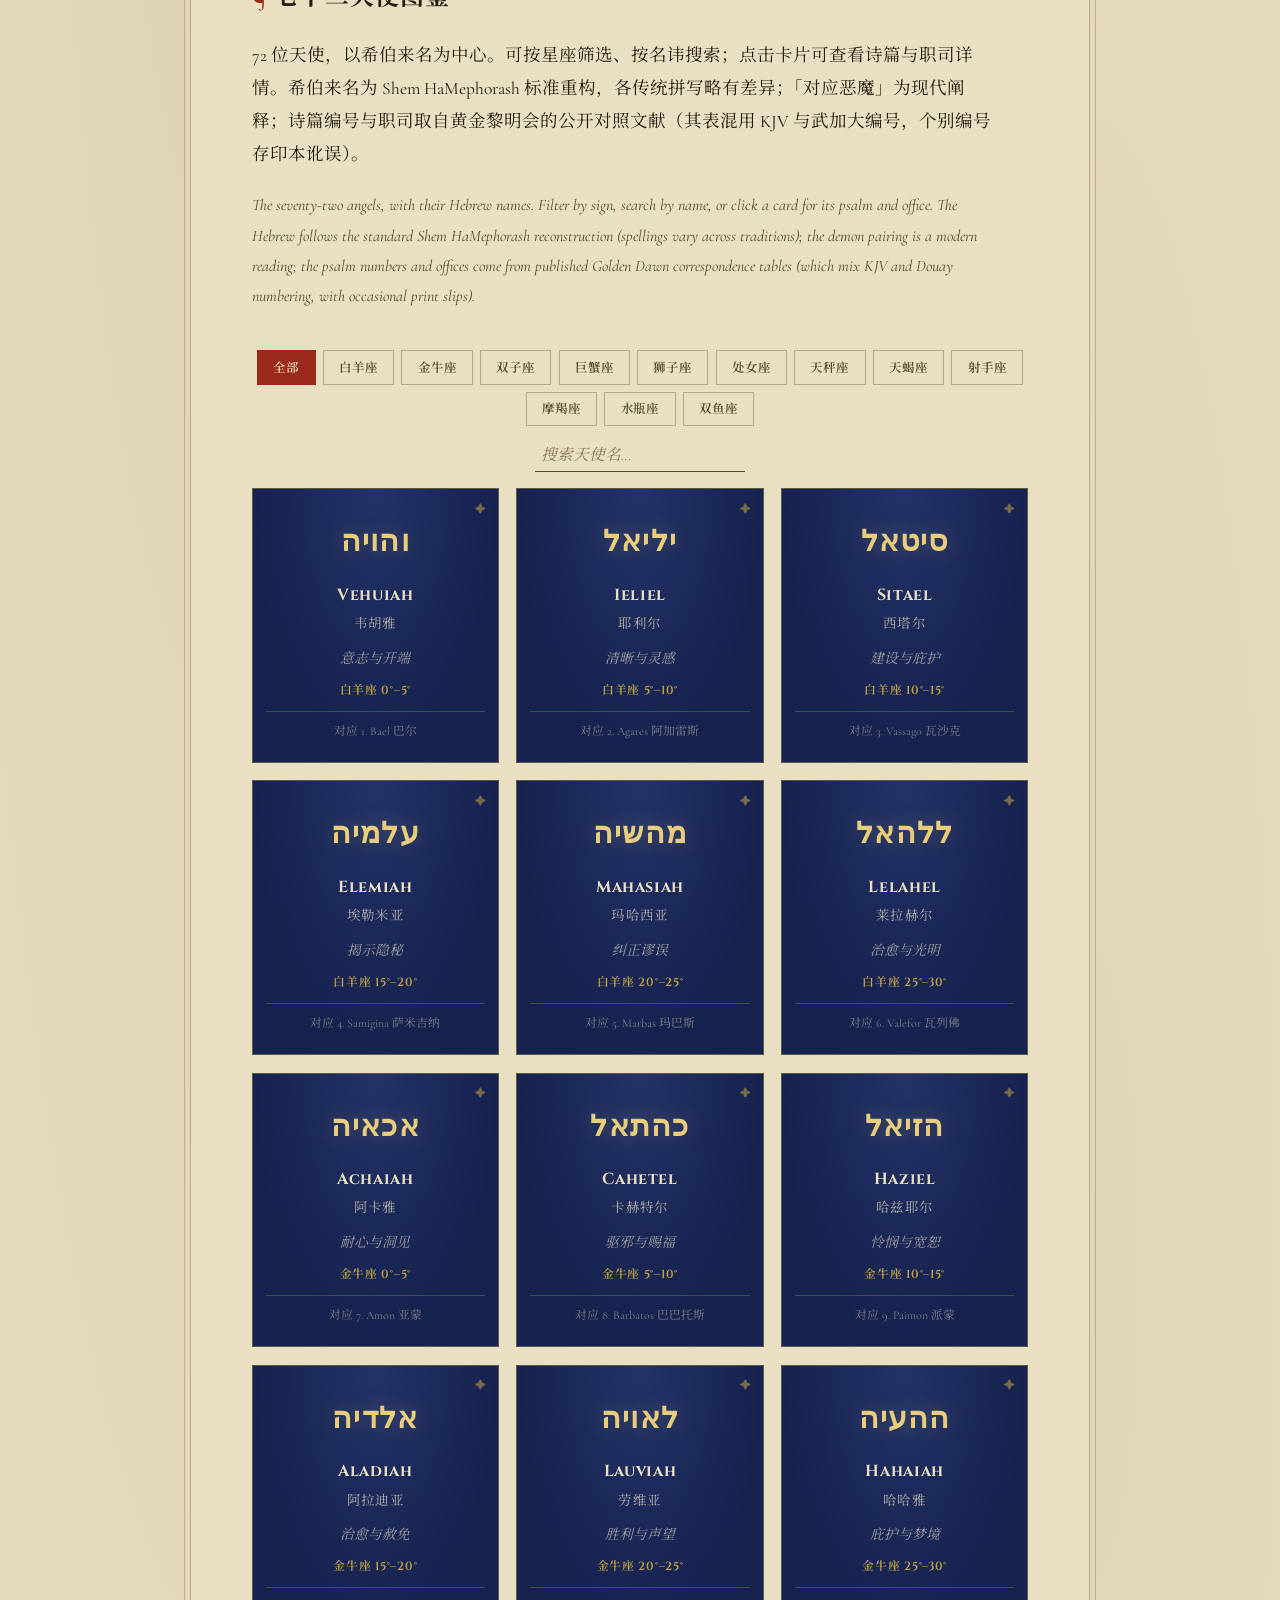
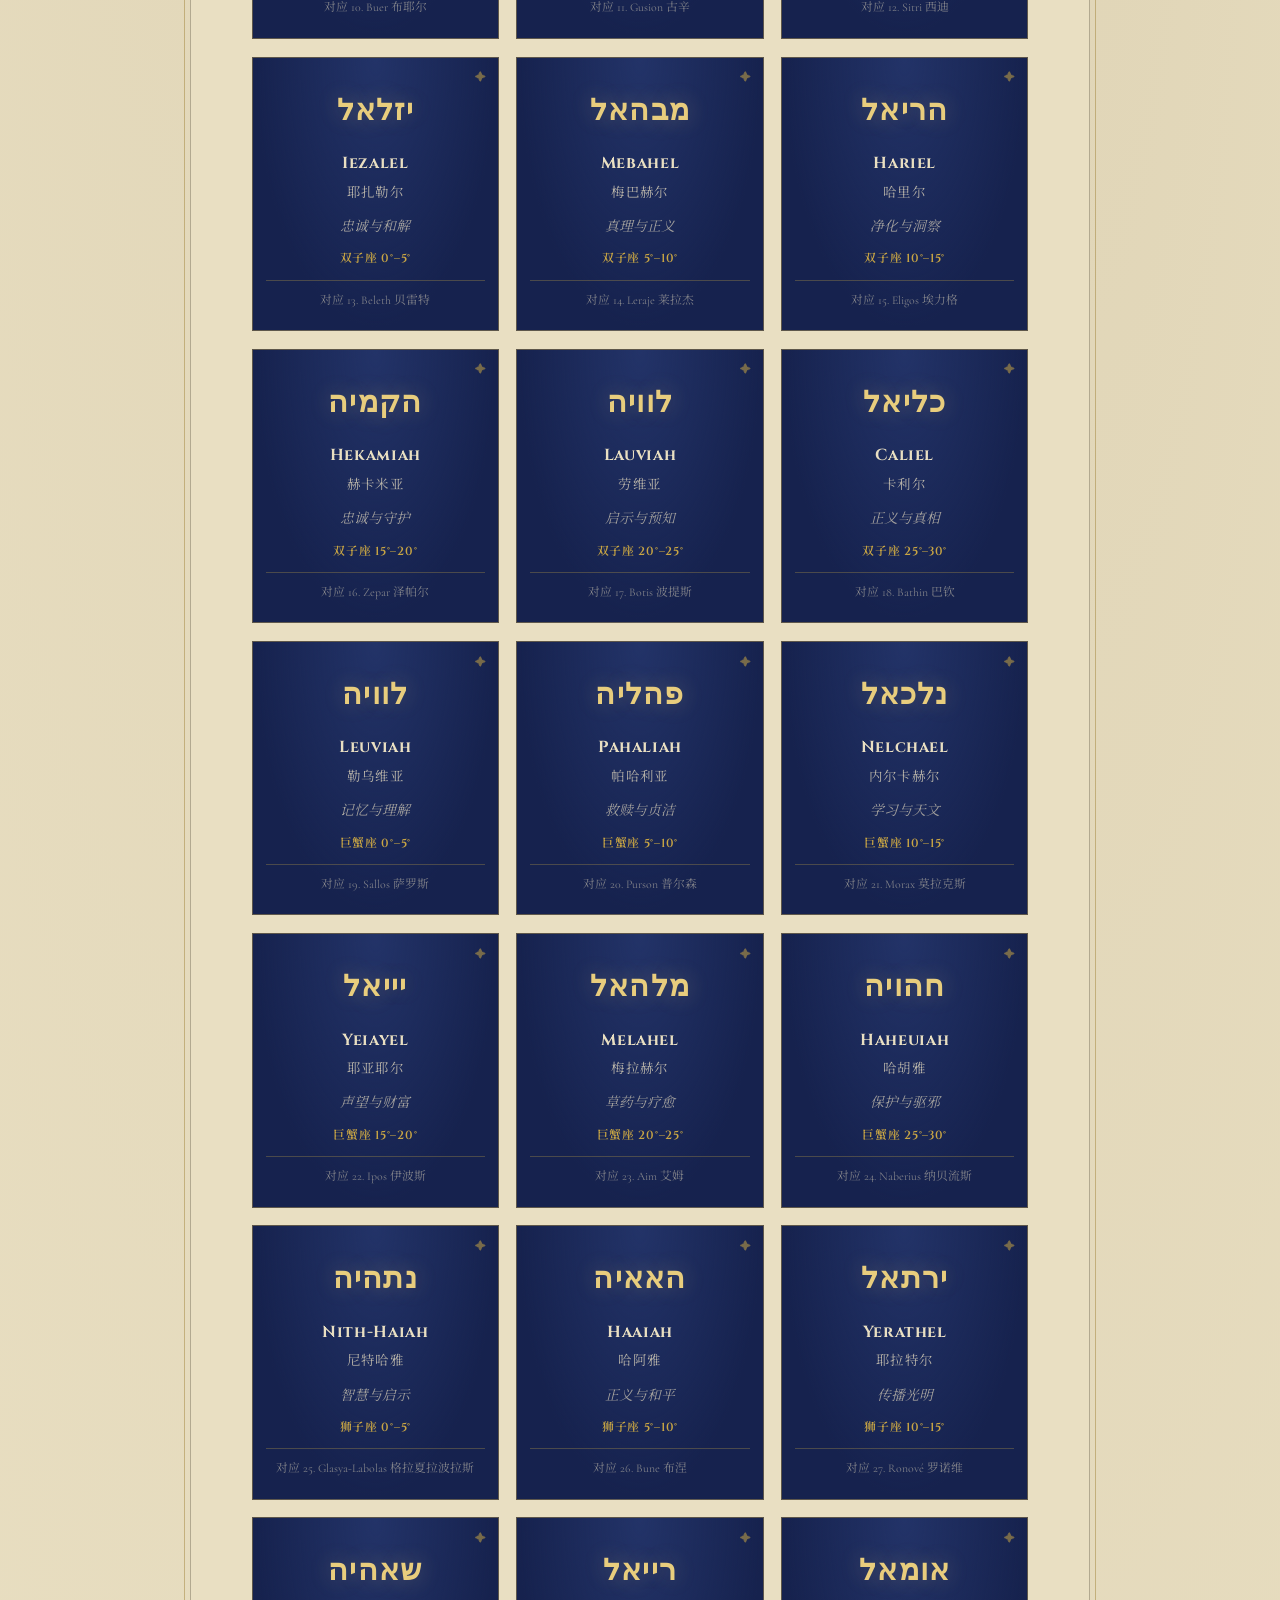
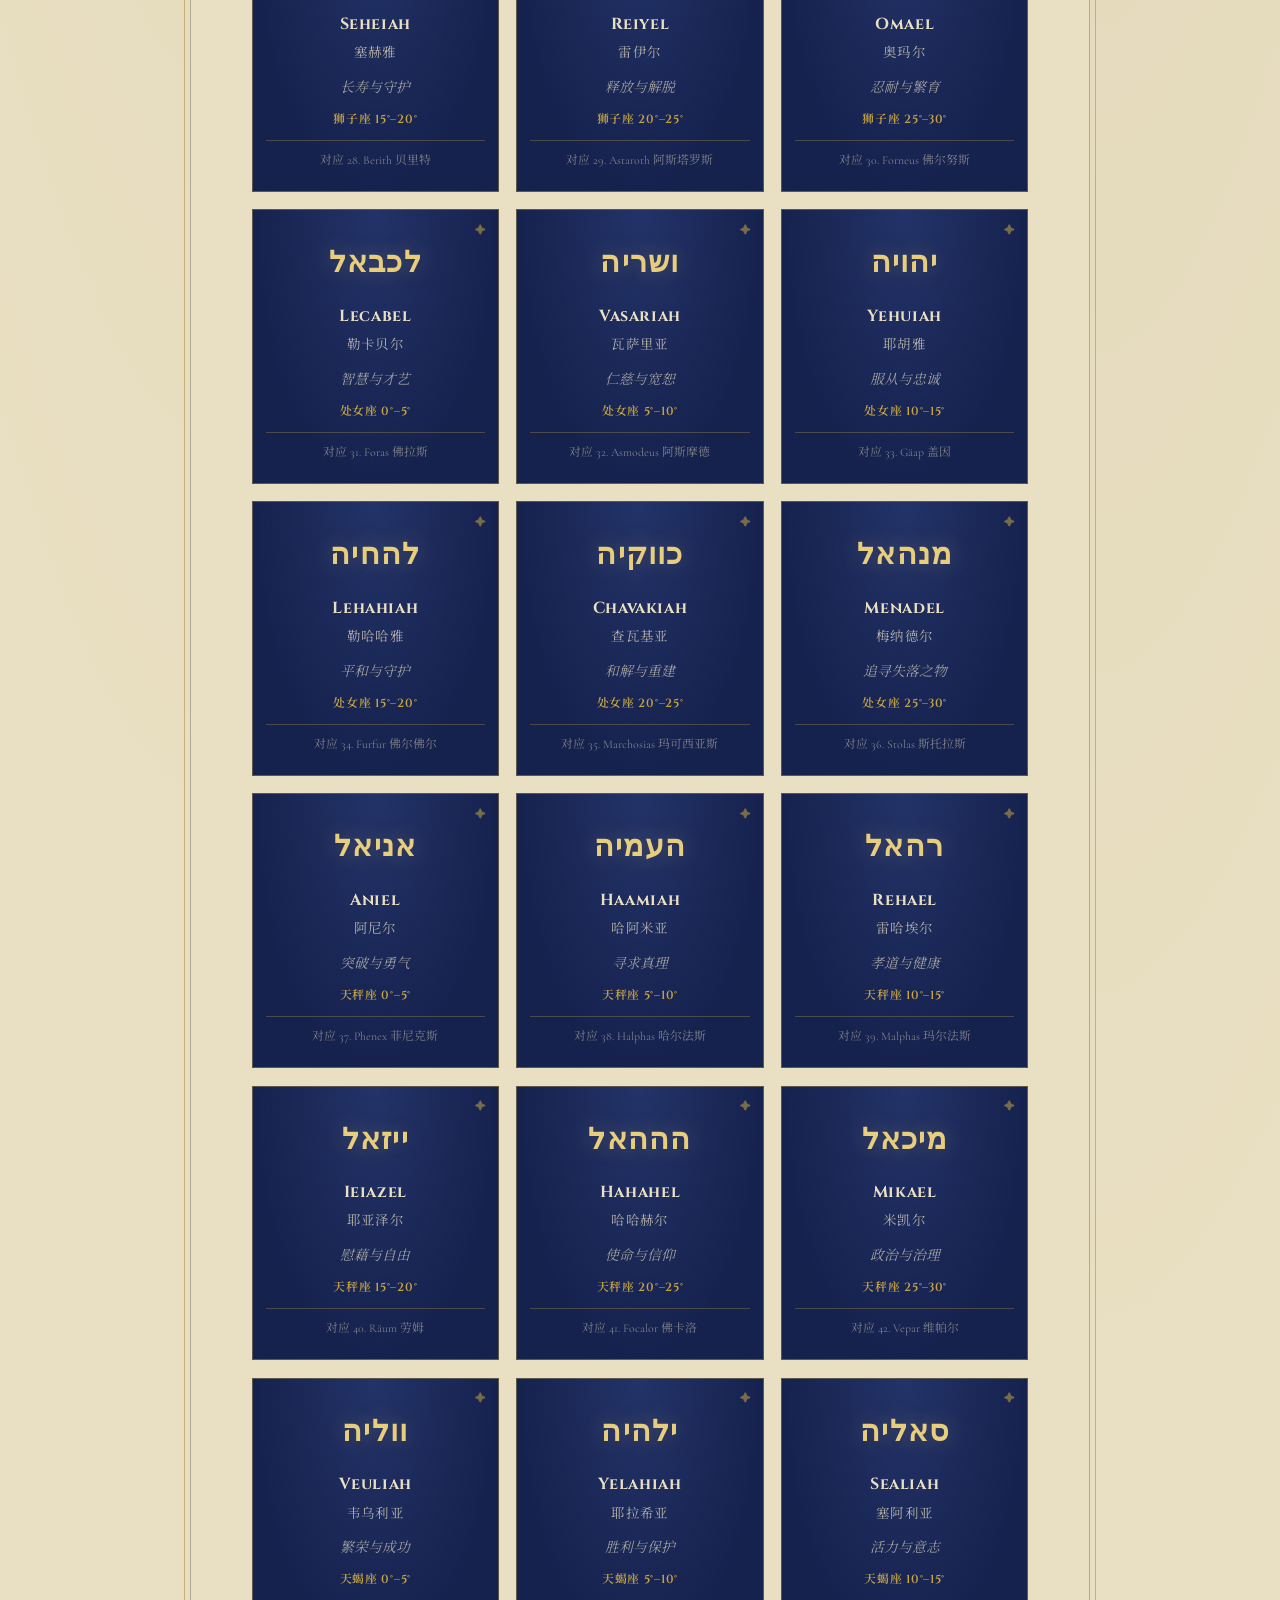
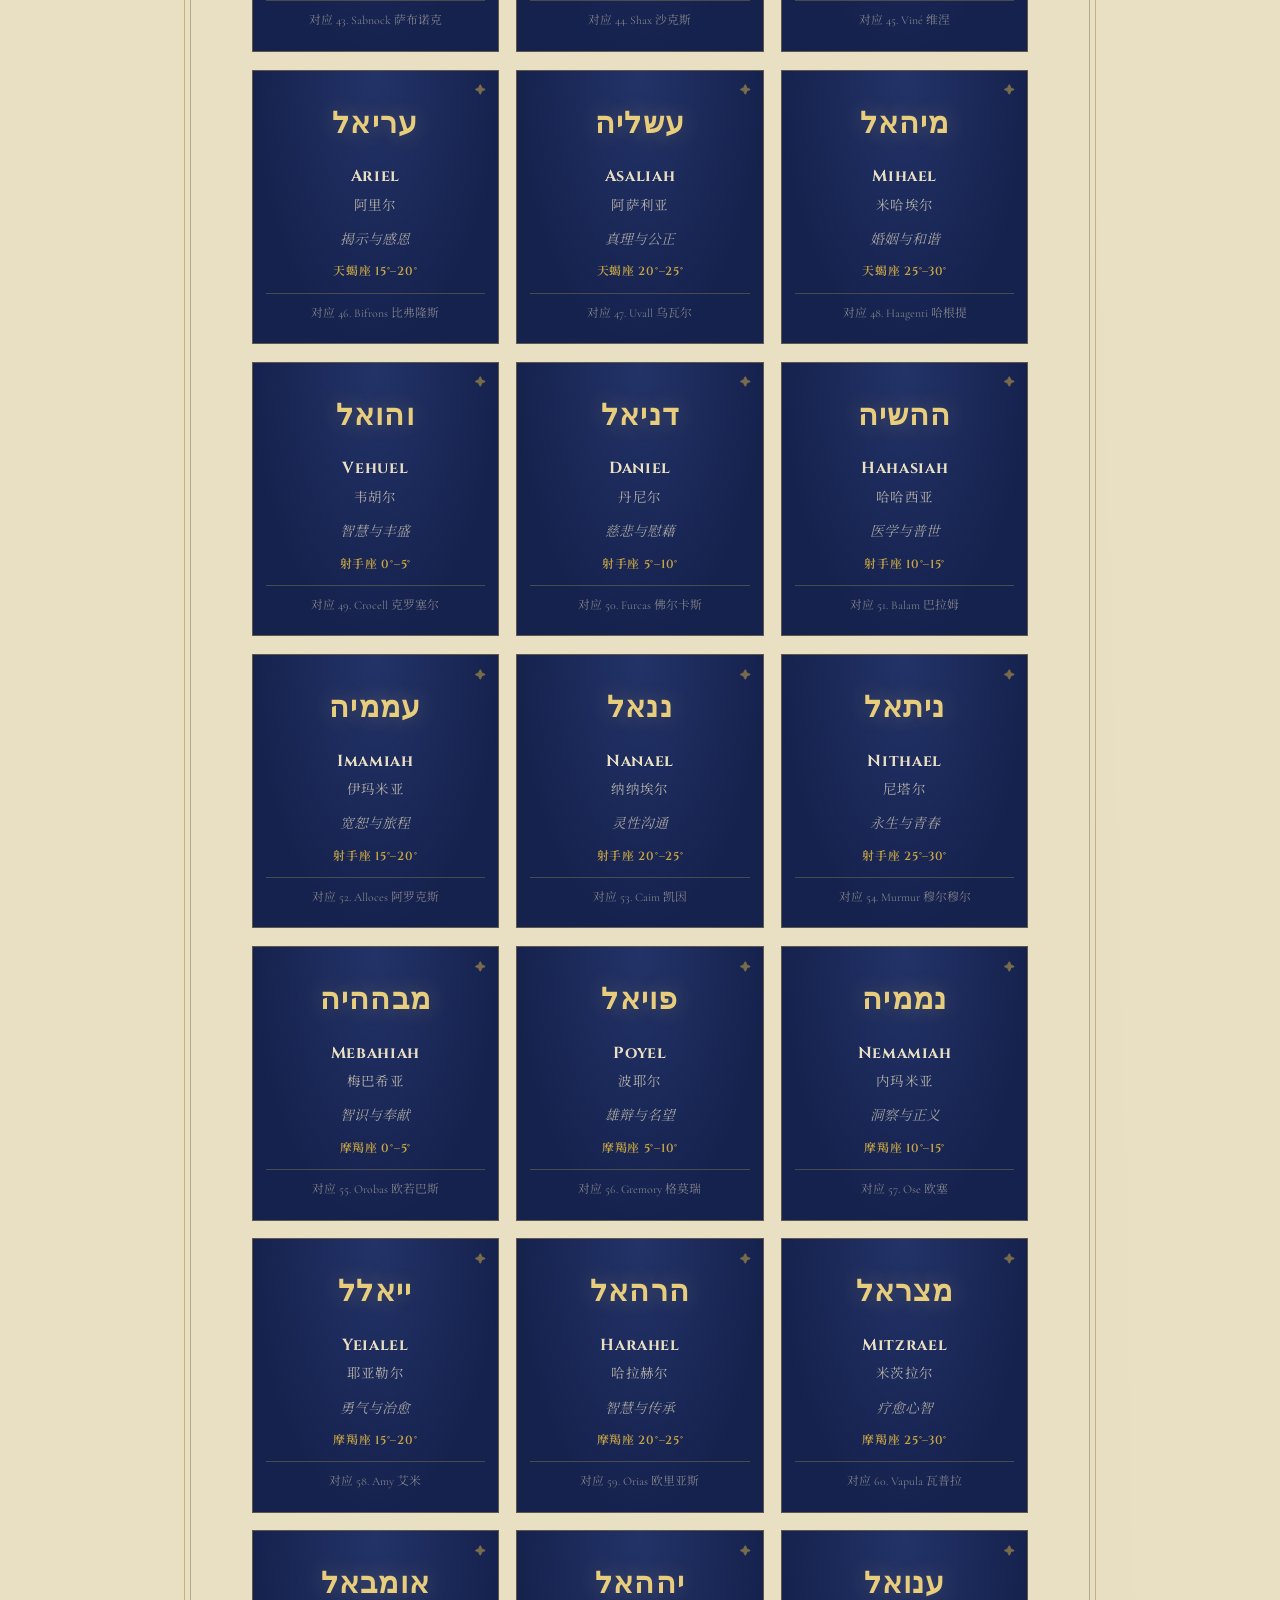
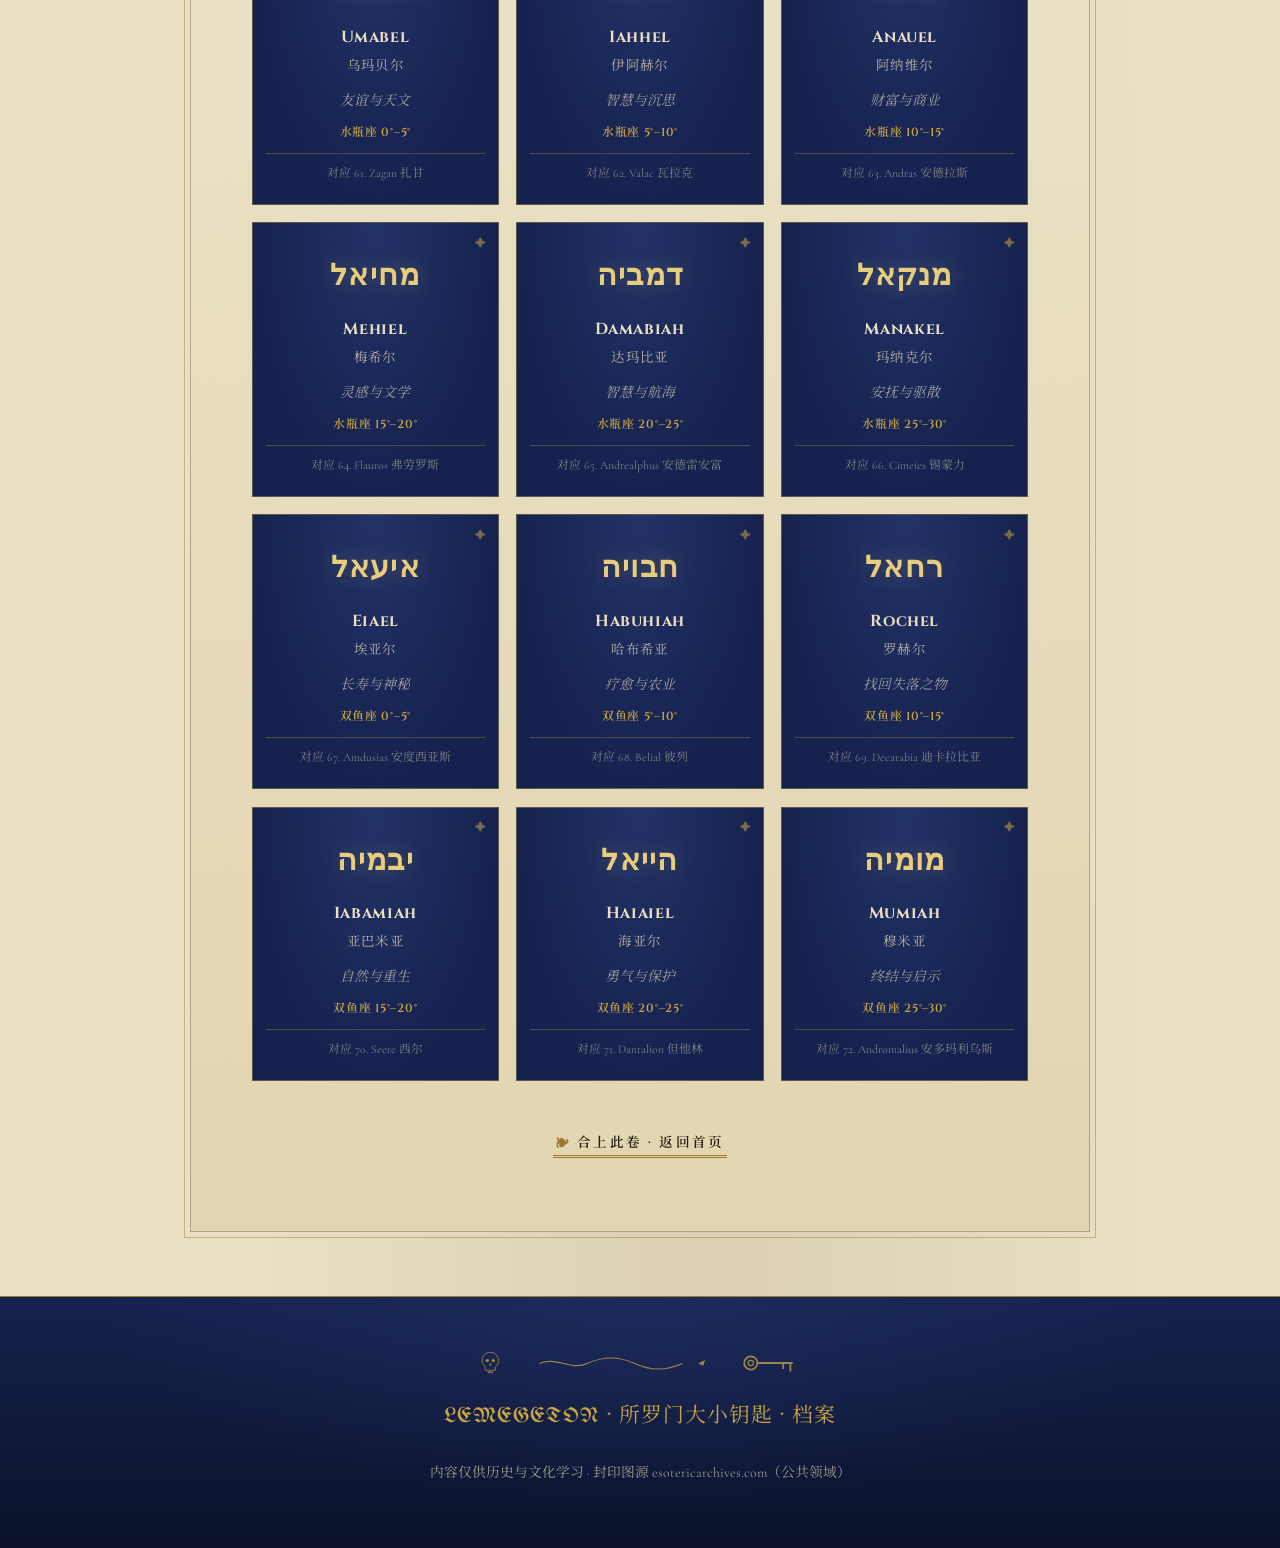
<file: kabbalah.html>
<!DOCTYPE html>
<html lang="zh-CN">
<head>
  <meta charset="UTF-8">
  <meta name="viewport" content="width=device-width, initial-scale=1.0">
  <title>卡巴拉与七十二天使 — LEMEGETON</title>
  <meta name="description" content="Shem HaMephorash 七十二天使对照表、卡巴拉背景、黄金黎明会与克劳利。">
  <link rel="preconnect" href="https://fonts.googleapis.com">
  <link rel="preconnect" href="https://fonts.gstatic.com" crossorigin>
  <link href="https://fonts.googleapis.com/css2?family=Cinzel:wght@400;600;700&family=Cormorant+Garamond:ital,wght@0,400;0,600;1,400&family=UnifrakturMaguntia&family=Noto+Serif+SC:wght@400;600;700&display=swap" rel="stylesheet">
  <link rel="stylesheet" href="css/style.css">
</head>
<body>
  <div id="site-nav"></div>

  <main class="page">
    <header class="page-head" data-folio="VIII r">
      <p class="page-kicker">Kabbalah &amp; the Angels</p>
      <p class="page-latin">SHEM · HA·MEPHORASH</p>
      <h1 class="page-title">卡巴拉与七十二天使</h1>
      <p class="page-subtitle">Shem HaMephorash —— 神的七十二字名，与所罗门七十二魔互为镜像的传统。</p>
    </header>

    <div class="prose">
      <h2>七十二字名</h2>
      <p class="zh">在犹太卡巴拉传统中，《出埃及记》14 章 19–21 节三节经文各含 72 个希伯来字母。将三节字母按特定方式交错排列，可展开出 72 个三字母组合；再各加上神名的后缀（-el 或 -iah），便得到 72 位天使之名——这就是「Shem HaMephorash」（显化的圣名）。这 72 位天使平分黄道 360 度，每位执掌 5 度，各有其属性与管辖。</p>
      <p class="en">In the Kabbalah, Exodus 14:19–21 each contain seventy-two Hebrew letters. Interlacing the three verses in a set manner unfolds seventy-two three-letter combinations; adding a divine suffix (-el or -iah) to each yields the names of seventy-two angels — the "Shem HaMephorash," the explicit Name. These angels divide the 360 degrees of the zodiac, each ruling five degrees with its own office and province.</p>

      <h2>黑暗的镜像</h2>
      <p class="zh">所罗门七十二魔的数目，常被后世神秘学者视作这七十二天使的「黑暗镜像」——一面是神圣之名展开出的光明秩序，一面是召魔手册中的黑暗名录。这一对称极具想象力，但也必须说明：<strong>把每一位恶魔与同序号的天使一一对应，是现代的阐释性做法，并非古代正典</strong>。下表即按此「序号对应」列出，供参照。</p>
      <p class="en">Later occultists often read the seventy-two demons of Solomon as a "dark mirror" of these seventy-two angels — a luminous order unfolded from the divine Name on one side, a catalogue of darkness on the other. The symmetry is striking, but it must be said plainly: pairing each demon with the angel of the same number is a modern interpretive device, not ancient canon. The table below follows that numbering for reference.</p>

      <h2>黄金黎明与克劳利</h2>
      <p class="zh">十九世纪末的黄金黎明会（Hermetic Order of the Golden Dawn）把卡巴拉、塔罗与仪式魔法整合成一套严密的符号体系，所罗门的七十二魔与七十二天使都在其中获得新位置。阿莱斯特·克劳利（Aleister Crowley）随后编注了 Goetia，重绘封印、补注灵体信息，使这一谱系成为现代神秘学与流行文化共用的底本。</p>
      <p class="en">At the close of the nineteenth century the Hermetic Order of the Golden Dawn wove Kabbalah, tarot and ceremonial magic into one rigorous symbolic system, giving both the seventy-two demons and the seventy-two angels a new place. Aleister Crowley then edited the Goetia, redrawing seals and annotating the spirits, fixing the lineage as common stock for both modern occultism and popular culture.</p>

      <h2>七十二天使图鉴</h2>
      <p class="zh">72 位天使，以希伯来名为中心。可按星座筛选、按名讳搜索；点击卡片可查看诗篇与职司详情。希伯来名为 Shem HaMephorash 标准重构，各传统拼写略有差异；「对应恶魔」为现代阐释；诗篇编号与职司取自黄金黎明会的公开对照文献（其表混用 KJV 与武加大编号，个别编号存印本讹误）。</p>
      <p class="en">The seventy-two angels, with their Hebrew names. Filter by sign, search by name, or click a card for its psalm and office. The Hebrew follows the standard Shem HaMephorash reconstruction (spellings vary across traditions); the demon pairing is a modern reading; the psalm numbers and offices come from published Golden Dawn correspondence tables (which mix KJV and Douay numbering, with occasional print slips).</p>
    </div>

    <div class="controls">
      <div id="angel-filters" class="rank-filters" role="group" aria-label="按星座筛选"></div>
      <input id="angel-search" class="demon-search" type="search" placeholder="搜索天使名…" aria-label="搜索天使">
    </div>
    <div id="angel-grid" class="angel-grid"></div>
    <p class="back-home"><a href="index.html">合上此卷 · 返回首页</a></p>
  </main>

  <div id="site-footer"></div>
  <script src="js/data.js"></script>
  <script src="js/main.js"></script>
</body>
</html>
</file>
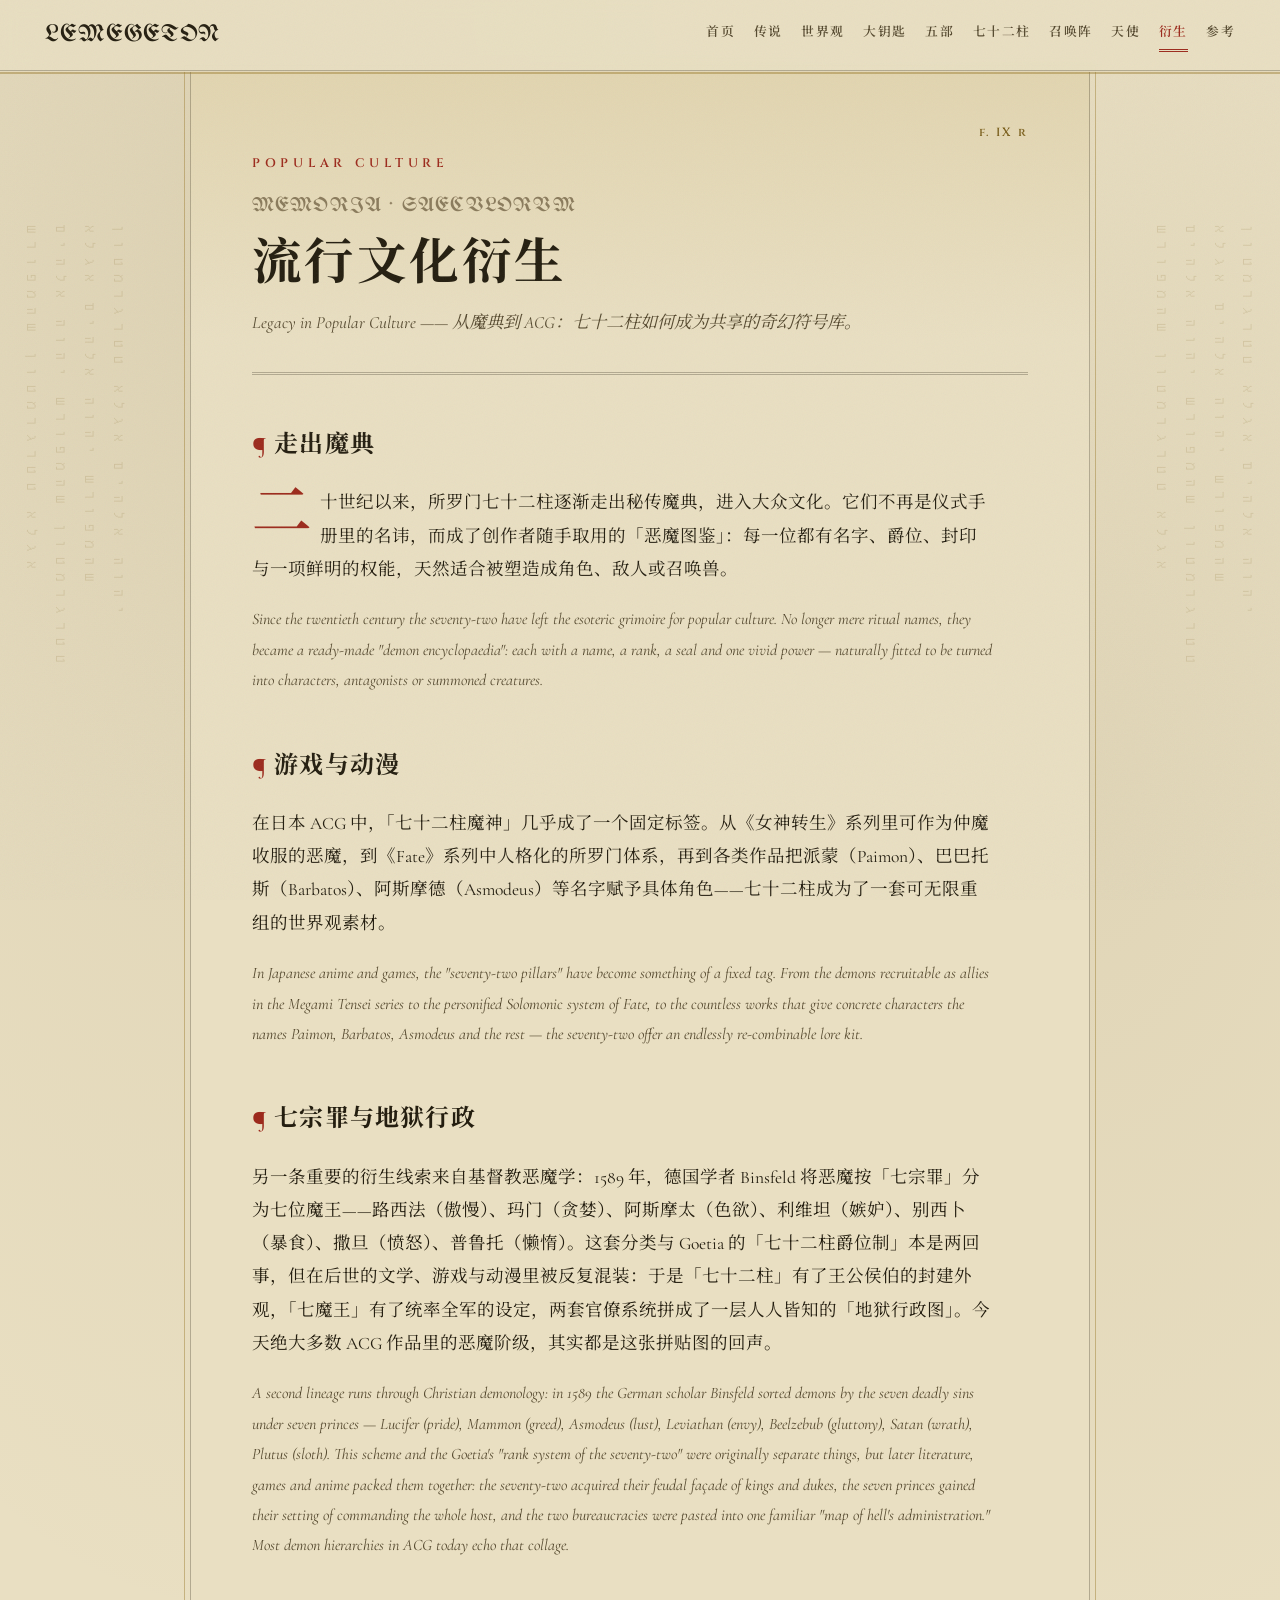
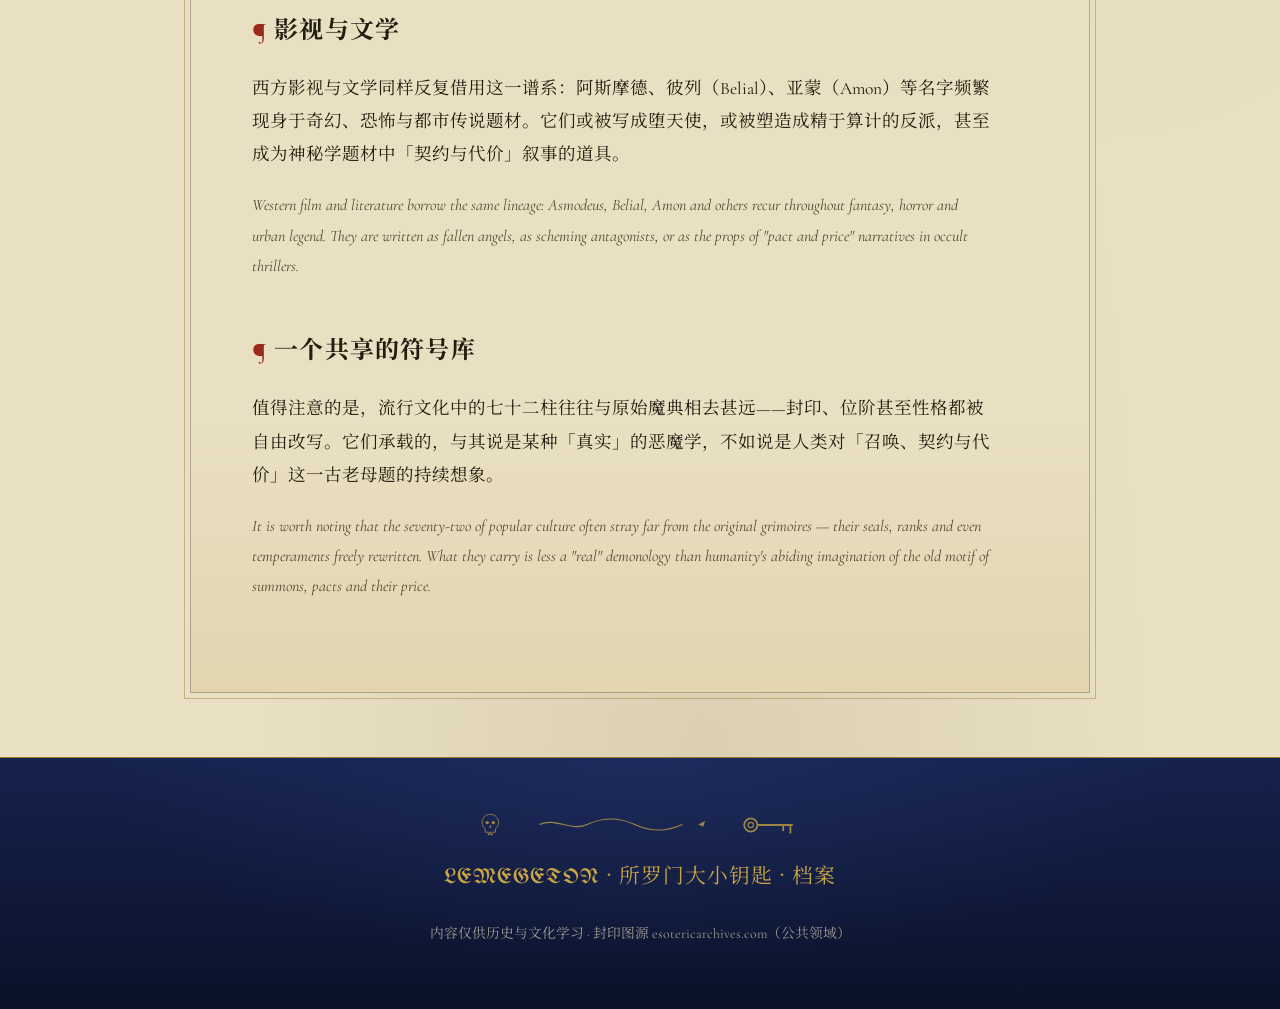
<file: legacy.html>
<!DOCTYPE html>
<html lang="zh-CN">
<head>
  <meta charset="UTF-8">
  <meta name="viewport" content="width=device-width, initial-scale=1.0">
  <title>流行文化衍生 — LEMEGETON</title>
  <meta name="description" content="所罗门七十二柱在动漫、影视与游戏中的衍生与演变。">
  <link rel="preconnect" href="https://fonts.googleapis.com">
  <link rel="preconnect" href="https://fonts.gstatic.com" crossorigin>
  <link href="https://fonts.googleapis.com/css2?family=Cinzel:wght@400;600;700&family=Cormorant+Garamond:ital,wght@0,400;0,600;1,400&family=UnifrakturMaguntia&family=Noto+Serif+SC:wght@400;600;700&display=swap" rel="stylesheet">
  <link rel="stylesheet" href="css/style.css">
</head>
<body>
  <div id="site-nav"></div>

  <main class="page">
    <header class="page-head" data-folio="IX r">
      <p class="page-kicker">Popular Culture</p>
      <p class="page-latin">MEMORIA · SAECVLORVM</p>
      <h1 class="page-title">流行文化衍生</h1>
      <p class="page-subtitle">Legacy in Popular Culture —— 从魔典到 ACG：七十二柱如何成为共享的奇幻符号库。</p>
    </header>

    <div class="prose">
      <h2>走出魔典</h2>
      <p class="zh">二十世纪以来，所罗门七十二柱逐渐走出秘传魔典，进入大众文化。它们不再是仪式手册里的名讳，而成了创作者随手取用的「恶魔图鉴」：每一位都有名字、爵位、封印与一项鲜明的权能，天然适合被塑造成角色、敌人或召唤兽。</p>
      <p class="en">Since the twentieth century the seventy-two have left the esoteric grimoire for popular culture. No longer mere ritual names, they became a ready-made "demon encyclopaedia": each with a name, a rank, a seal and one vivid power — naturally fitted to be turned into characters, antagonists or summoned creatures.</p>

      <h2>游戏与动漫</h2>
      <p class="zh">在日本 ACG 中，「七十二柱魔神」几乎成了一个固定标签。从《女神转生》系列里可作为仲魔收服的恶魔，到《Fate》系列中人格化的所罗门体系，再到各类作品把派蒙（Paimon）、巴巴托斯（Barbatos）、阿斯摩德（Asmodeus）等名字赋予具体角色——七十二柱成为了一套可无限重组的世界观素材。</p>
      <p class="en">In Japanese anime and games, the "seventy-two pillars" have become something of a fixed tag. From the demons recruitable as allies in the Megami Tensei series to the personified Solomonic system of Fate, to the countless works that give concrete characters the names Paimon, Barbatos, Asmodeus and the rest — the seventy-two offer an endlessly re-combinable lore kit.</p>

      <h2>七宗罪与地狱行政</h2>
      <p class="zh">另一条重要的衍生线索来自基督教恶魔学：1589 年，德国学者 Binsfeld 将恶魔按「七宗罪」分为七位魔王——路西法（傲慢）、玛门（贪婪）、阿斯摩太（色欲）、利维坦（嫉妒）、别西卜（暴食）、撒旦（愤怒）、普鲁托（懒惰）。这套分类与 Goetia 的「七十二柱爵位制」本是两回事，但在后世的文学、游戏与动漫里被反复混装：于是「七十二柱」有了王公侯伯的封建外观，「七魔王」有了统率全军的设定，两套官僚系统拼成了一层人人皆知的「地狱行政图」。今天绝大多数 ACG 作品里的恶魔阶级，其实都是这张拼贴图的回声。</p>
      <p class="en">A second lineage runs through Christian demonology: in 1589 the German scholar Binsfeld sorted demons by the seven deadly sins under seven princes — Lucifer (pride), Mammon (greed), Asmodeus (lust), Leviathan (envy), Beelzebub (gluttony), Satan (wrath), Plutus (sloth). This scheme and the Goetia's "rank system of the seventy-two" were originally separate things, but later literature, games and anime packed them together: the seventy-two acquired their feudal façade of kings and dukes, the seven princes gained their setting of commanding the whole host, and the two bureaucracies were pasted into one familiar "map of hell's administration." Most demon hierarchies in ACG today echo that collage.</p>

      <h2>影视与文学</h2>
      <p class="zh">西方影视与文学同样反复借用这一谱系：阿斯摩德、彼列（Belial）、亚蒙（Amon）等名字频繁现身于奇幻、恐怖与都市传说题材。它们或被写成堕天使，或被塑造成精于算计的反派，甚至成为神秘学题材中「契约与代价」叙事的道具。</p>
      <p class="en">Western film and literature borrow the same lineage: Asmodeus, Belial, Amon and others recur throughout fantasy, horror and urban legend. They are written as fallen angels, as scheming antagonists, or as the props of "pact and price" narratives in occult thrillers.</p>

      <h2>一个共享的符号库</h2>
      <p class="zh">值得注意的是，流行文化中的七十二柱往往与原始魔典相去甚远——封印、位阶甚至性格都被自由改写。它们承载的，与其说是某种「真实」的恶魔学，不如说是人类对「召唤、契约与代价」这一古老母题的持续想象。</p>
      <p class="en">It is worth noting that the seventy-two of popular culture often stray far from the original grimoires — their seals, ranks and even temperaments freely rewritten. What they carry is less a "real" demonology than humanity's abiding imagination of the old motif of summons, pacts and their price.</p>
    </div>
  </main>

  <div id="site-footer"></div>
  <script src="js/data.js"></script>
  <script src="js/main.js"></script>
</body>
</html>
</file>
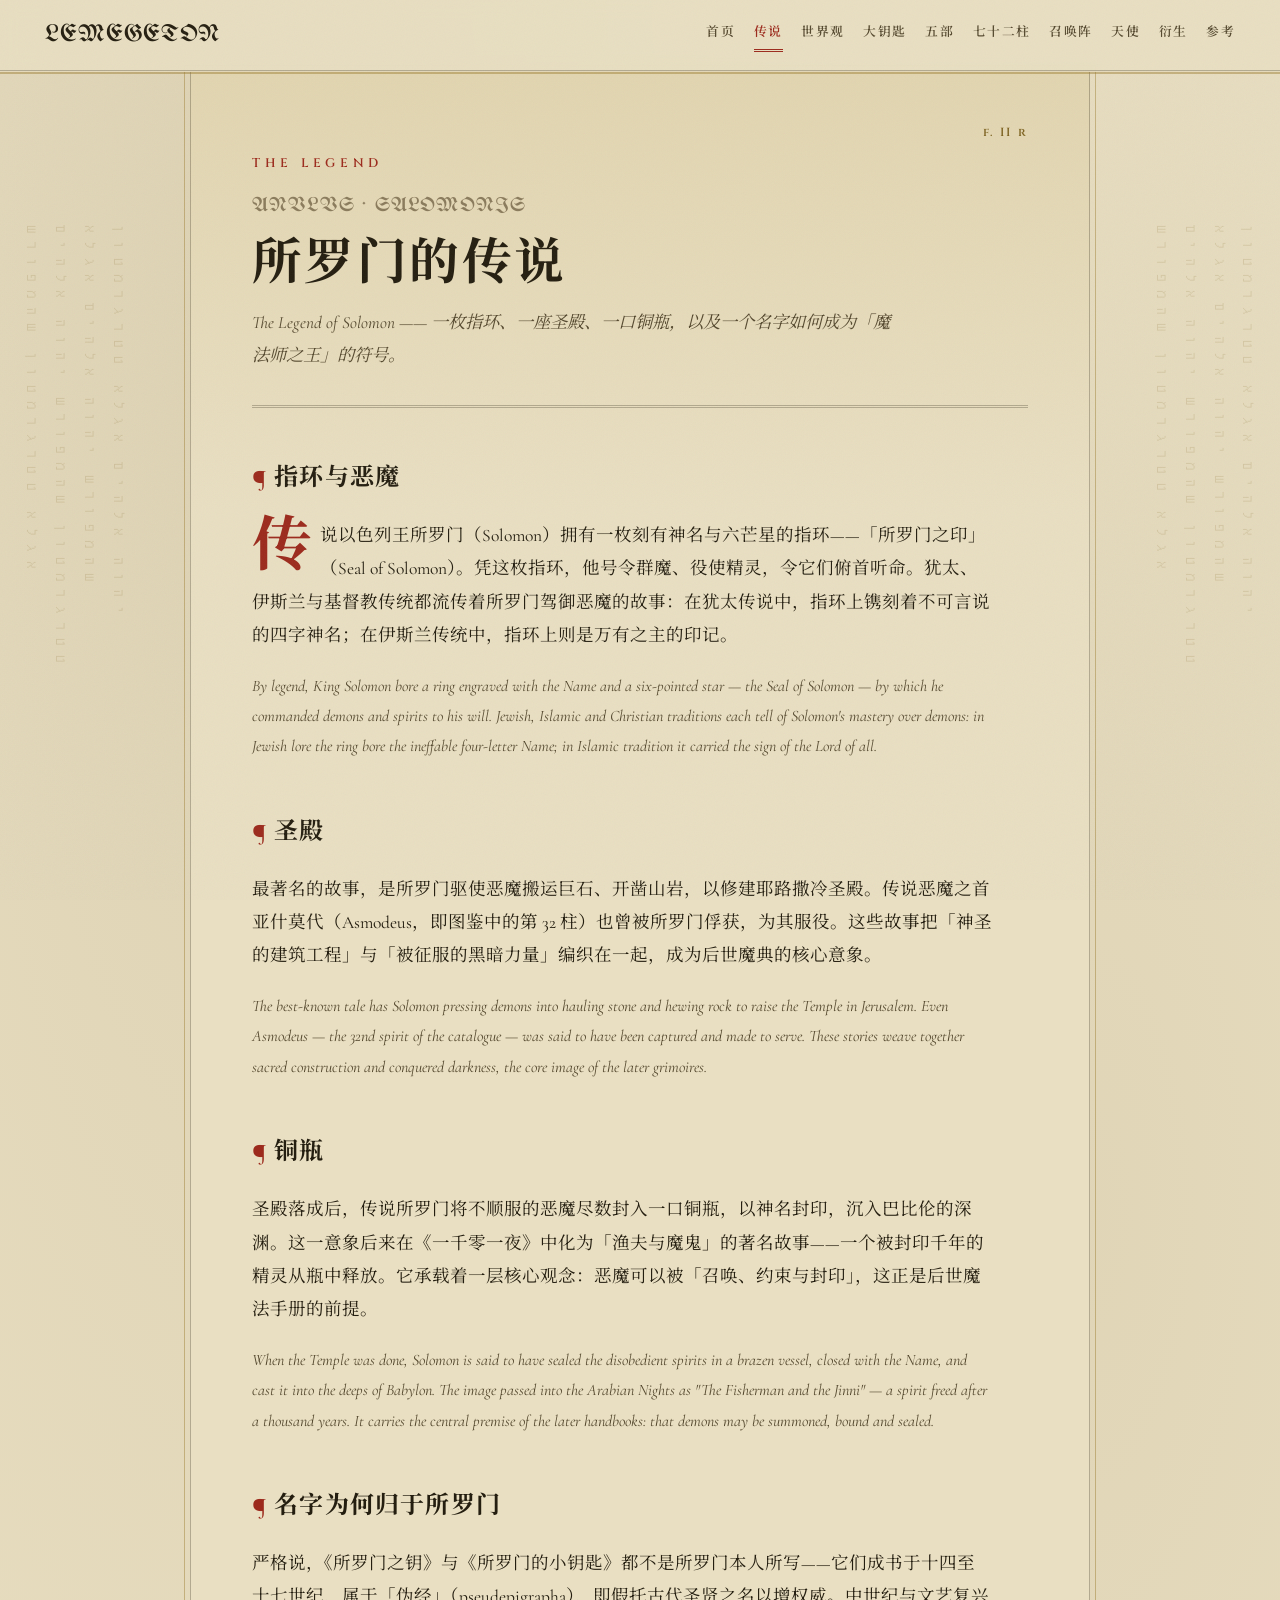
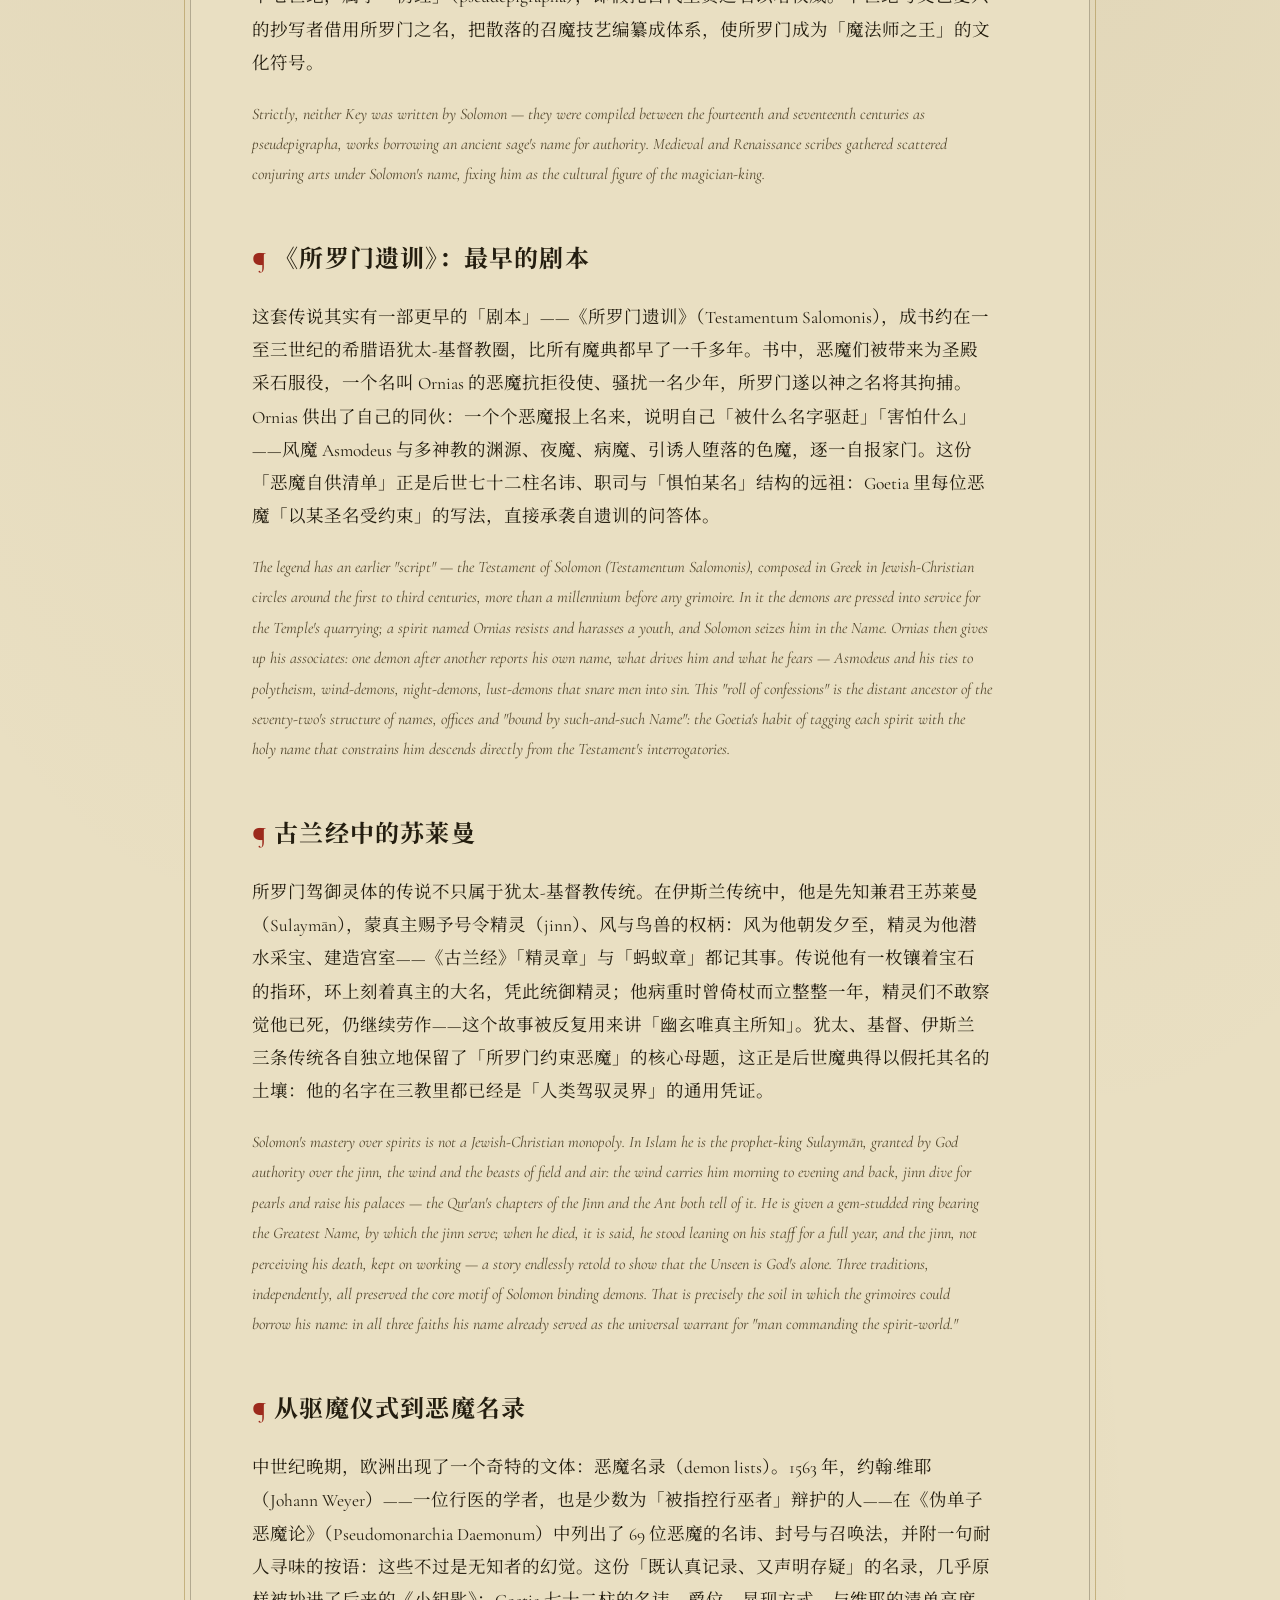
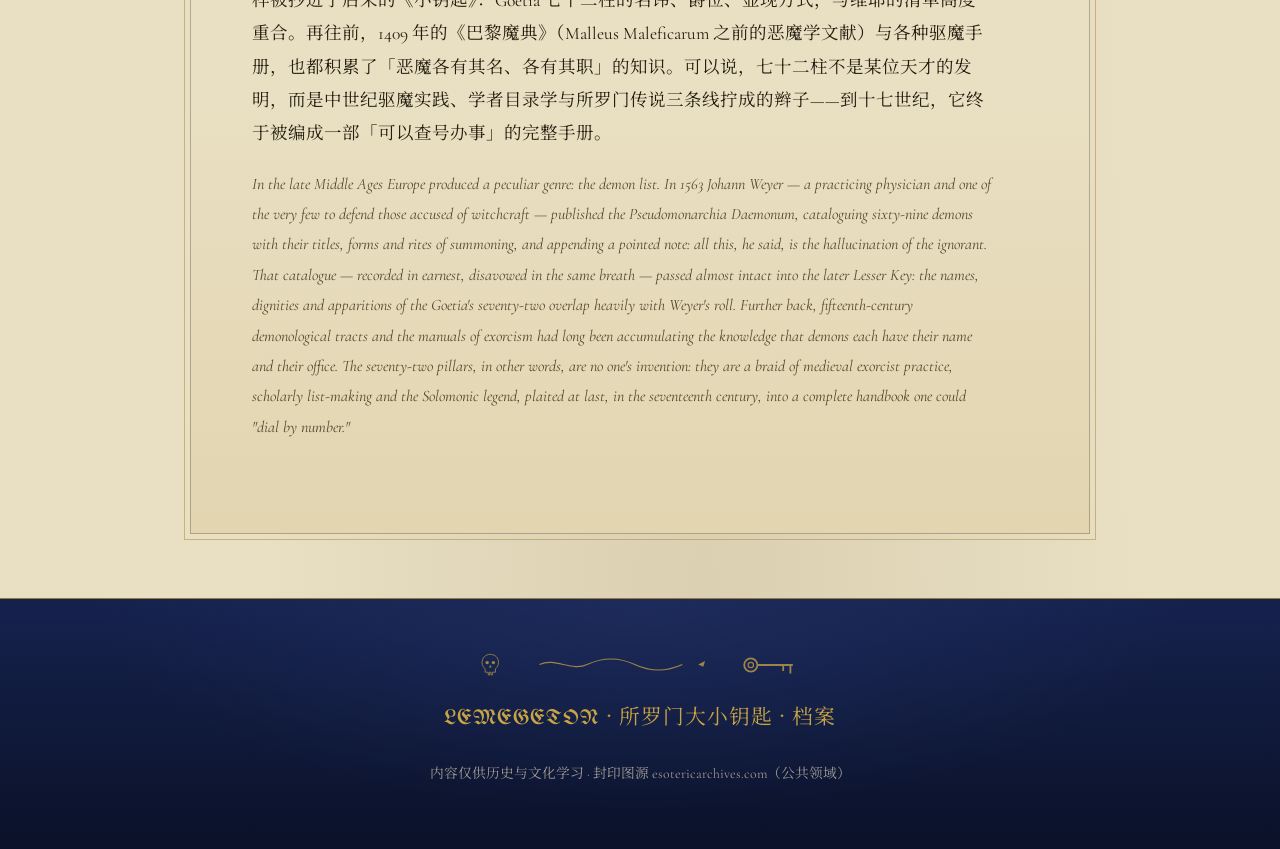
<file: legend.html>
<!DOCTYPE html>
<html lang="zh-CN">
<head>
  <meta charset="UTF-8">
  <meta name="viewport" content="width=device-width, initial-scale=1.0">
  <title>所罗门的传说 — LEMEGETON</title>
  <meta name="description" content="所罗门之印、铜瓶封印与圣殿建造的传说，以及魔典假托所罗门之名的历史。">
  <link rel="preconnect" href="https://fonts.googleapis.com">
  <link rel="preconnect" href="https://fonts.gstatic.com" crossorigin>
  <link href="https://fonts.googleapis.com/css2?family=Cinzel:wght@400;600;700&family=Cormorant+Garamond:ital,wght@0,400;0,600;1,400&family=UnifrakturMaguntia&family=Noto+Serif+SC:wght@400;600;700&display=swap" rel="stylesheet">
  <link rel="stylesheet" href="css/style.css">
</head>
<body>
  <div id="site-nav"></div>

  <main class="page">
    <header class="page-head" data-folio="II r">
      <p class="page-kicker">The Legend</p>
      <p class="page-latin">ANVLVS · SALOMONIS</p>
      <h1 class="page-title">所罗门的传说</h1>
      <p class="page-subtitle">The Legend of Solomon —— 一枚指环、一座圣殿、一口铜瓶，以及一个名字如何成为「魔法师之王」的符号。</p>
    </header>

    <div class="prose">
      <h2>指环与恶魔</h2>
      <p class="zh">传说以色列王所罗门（Solomon）拥有一枚刻有神名与六芒星的指环——「所罗门之印」（Seal of Solomon）。凭这枚指环，他号令群魔、役使精灵，令它们俯首听命。犹太、伊斯兰与基督教传统都流传着所罗门驾御恶魔的故事：在犹太传说中，指环上镌刻着不可言说的四字神名；在伊斯兰传统中，指环上则是万有之主的印记。</p>
      <p class="en">By legend, King Solomon bore a ring engraved with the Name and a six-pointed star — the Seal of Solomon — by which he commanded demons and spirits to his will. Jewish, Islamic and Christian traditions each tell of Solomon's mastery over demons: in Jewish lore the ring bore the ineffable four-letter Name; in Islamic tradition it carried the sign of the Lord of all.</p>

      <h2>圣殿</h2>
      <p class="zh">最著名的故事，是所罗门驱使恶魔搬运巨石、开凿山岩，以修建耶路撒冷圣殿。传说恶魔之首亚什莫代（Asmodeus，即图鉴中的第 32 柱）也曾被所罗门俘获，为其服役。这些故事把「神圣的建筑工程」与「被征服的黑暗力量」编织在一起，成为后世魔典的核心意象。</p>
      <p class="en">The best-known tale has Solomon pressing demons into hauling stone and hewing rock to raise the Temple in Jerusalem. Even Asmodeus — the 32nd spirit of the catalogue — was said to have been captured and made to serve. These stories weave together sacred construction and conquered darkness, the core image of the later grimoires.</p>

      <h2>铜瓶</h2>
      <p class="zh">圣殿落成后，传说所罗门将不顺服的恶魔尽数封入一口铜瓶，以神名封印，沉入巴比伦的深渊。这一意象后来在《一千零一夜》中化为「渔夫与魔鬼」的著名故事——一个被封印千年的精灵从瓶中释放。它承载着一层核心观念：恶魔可以被「召唤、约束与封印」，这正是后世魔法手册的前提。</p>
      <p class="en">When the Temple was done, Solomon is said to have sealed the disobedient spirits in a brazen vessel, closed with the Name, and cast it into the deeps of Babylon. The image passed into the Arabian Nights as "The Fisherman and the Jinni" — a spirit freed after a thousand years. It carries the central premise of the later handbooks: that demons may be summoned, bound and sealed.</p>

      <h2>名字为何归于所罗门</h2>
      <p class="zh">严格说，《所罗门之钥》与《所罗门的小钥匙》都不是所罗门本人所写——它们成书于十四至十七世纪，属于「伪经」（pseudepigrapha），即假托古代圣贤之名以增权威。中世纪与文艺复兴的抄写者借用所罗门之名，把散落的召魔技艺编纂成体系，使所罗门成为「魔法师之王」的文化符号。</p>
      <p class="en">Strictly, neither Key was written by Solomon — they were compiled between the fourteenth and seventeenth centuries as pseudepigrapha, works borrowing an ancient sage's name for authority. Medieval and Renaissance scribes gathered scattered conjuring arts under Solomon's name, fixing him as the cultural figure of the magician-king.</p>

      <h2>《所罗门遗训》：最早的剧本</h2>
      <p class="zh">这套传说其实有一部更早的「剧本」——《所罗门遗训》（Testamentum Salomonis），成书约在一至三世纪的希腊语犹太-基督教圈，比所有魔典都早了一千多年。书中，恶魔们被带来为圣殿采石服役，一个名叫 Ornias 的恶魔抗拒役使、骚扰一名少年，所罗门遂以神之名将其拘捕。Ornias 供出了自己的同伙：一个个恶魔报上名来，说明自己「被什么名字驱赶」「害怕什么」——风魔 Asmodeus 与多神教的渊源、夜魔、病魔、引诱人堕落的色魔，逐一自报家门。这份「恶魔自供清单」正是后世七十二柱名讳、职司与「惧怕某名」结构的远祖：Goetia 里每位恶魔「以某圣名受约束」的写法，直接承袭自遗训的问答体。</p>
      <p class="en">The legend has an earlier "script" — the Testament of Solomon (Testamentum Salomonis), composed in Greek in Jewish-Christian circles around the first to third centuries, more than a millennium before any grimoire. In it the demons are pressed into service for the Temple's quarrying; a spirit named Ornias resists and harasses a youth, and Solomon seizes him in the Name. Ornias then gives up his associates: one demon after another reports his own name, what drives him and what he fears — Asmodeus and his ties to polytheism, wind-demons, night-demons, lust-demons that snare men into sin. This "roll of confessions" is the distant ancestor of the seventy-two's structure of names, offices and "bound by such-and-such Name": the Goetia's habit of tagging each spirit with the holy name that constrains him descends directly from the Testament's interrogatories.</p>

      <h2>古兰经中的苏莱曼</h2>
      <p class="zh">所罗门驾御灵体的传说不只属于犹太-基督教传统。在伊斯兰传统中，他是先知兼君王苏莱曼（Sulaymān），蒙真主赐予号令精灵（jinn）、风与鸟兽的权柄：风为他朝发夕至，精灵为他潜水采宝、建造宫室——《古兰经》「精灵章」与「蚂蚁章」都记其事。传说他有一枚镶着宝石的指环，环上刻着真主的大名，凭此统御精灵；他病重时曾倚杖而立整整一年，精灵们不敢察觉他已死，仍继续劳作——这个故事被反复用来讲「幽玄唯真主所知」。犹太、基督、伊斯兰三条传统各自独立地保留了「所罗门约束恶魔」的核心母题，这正是后世魔典得以假托其名的土壤：他的名字在三教里都已经是「人类驾驭灵界」的通用凭证。</p>
      <p class="en">Solomon's mastery over spirits is not a Jewish-Christian monopoly. In Islam he is the prophet-king Sulaymān, granted by God authority over the jinn, the wind and the beasts of field and air: the wind carries him morning to evening and back, jinn dive for pearls and raise his palaces — the Qur'an's chapters of the Jinn and the Ant both tell of it. He is given a gem-studded ring bearing the Greatest Name, by which the jinn serve; when he died, it is said, he stood leaning on his staff for a full year, and the jinn, not perceiving his death, kept on working — a story endlessly retold to show that the Unseen is God's alone. Three traditions, independently, all preserved the core motif of Solomon binding demons. That is precisely the soil in which the grimoires could borrow his name: in all three faiths his name already served as the universal warrant for "man commanding the spirit-world."</p>

      <h2>从驱魔仪式到恶魔名录</h2>
      <p class="zh">中世纪晚期，欧洲出现了一个奇特的文体：恶魔名录（demon lists）。1563 年，约翰·维耶（Johann Weyer）——一位行医的学者，也是少数为「被指控行巫者」辩护的人——在《伪单子恶魔论》（Pseudomonarchia Daemonum）中列出了 69 位恶魔的名讳、封号与召唤法，并附一句耐人寻味的按语：这些不过是无知者的幻觉。这份「既认真记录、又声明存疑」的名录，几乎原样被抄进了后来的《小钥匙》：Goetia 七十二柱的名讳、爵位、显现方式，与维耶的清单高度重合。再往前，1409 年的《巴黎魔典》（Malleus Maleficarum 之前的恶魔学文献）与各种驱魔手册，也都积累了「恶魔各有其名、各有其职」的知识。可以说，七十二柱不是某位天才的发明，而是中世纪驱魔实践、学者目录学与所罗门传说三条线拧成的辫子——到十七世纪，它终于被编成一部「可以查号办事」的完整手册。</p>
      <p class="en">In the late Middle Ages Europe produced a peculiar genre: the demon list. In 1563 Johann Weyer — a practicing physician and one of the very few to defend those accused of witchcraft — published the Pseudomonarchia Daemonum, cataloguing sixty-nine demons with their titles, forms and rites of summoning, and appending a pointed note: all this, he said, is the hallucination of the ignorant. That catalogue — recorded in earnest, disavowed in the same breath — passed almost intact into the later Lesser Key: the names, dignities and apparitions of the Goetia's seventy-two overlap heavily with Weyer's roll. Further back, fifteenth-century demonological tracts and the manuals of exorcism had long been accumulating the knowledge that demons each have their name and their office. The seventy-two pillars, in other words, are no one's invention: they are a braid of medieval exorcist practice, scholarly list-making and the Solomonic legend, plaited at last, in the seventeenth century, into a complete handbook one could "dial by number."</p>
    </div>
  </main>

  <div id="site-footer"></div>
  <script src="js/data.js"></script>
  <script src="js/main.js"></script>
</body>
</html>
</file>
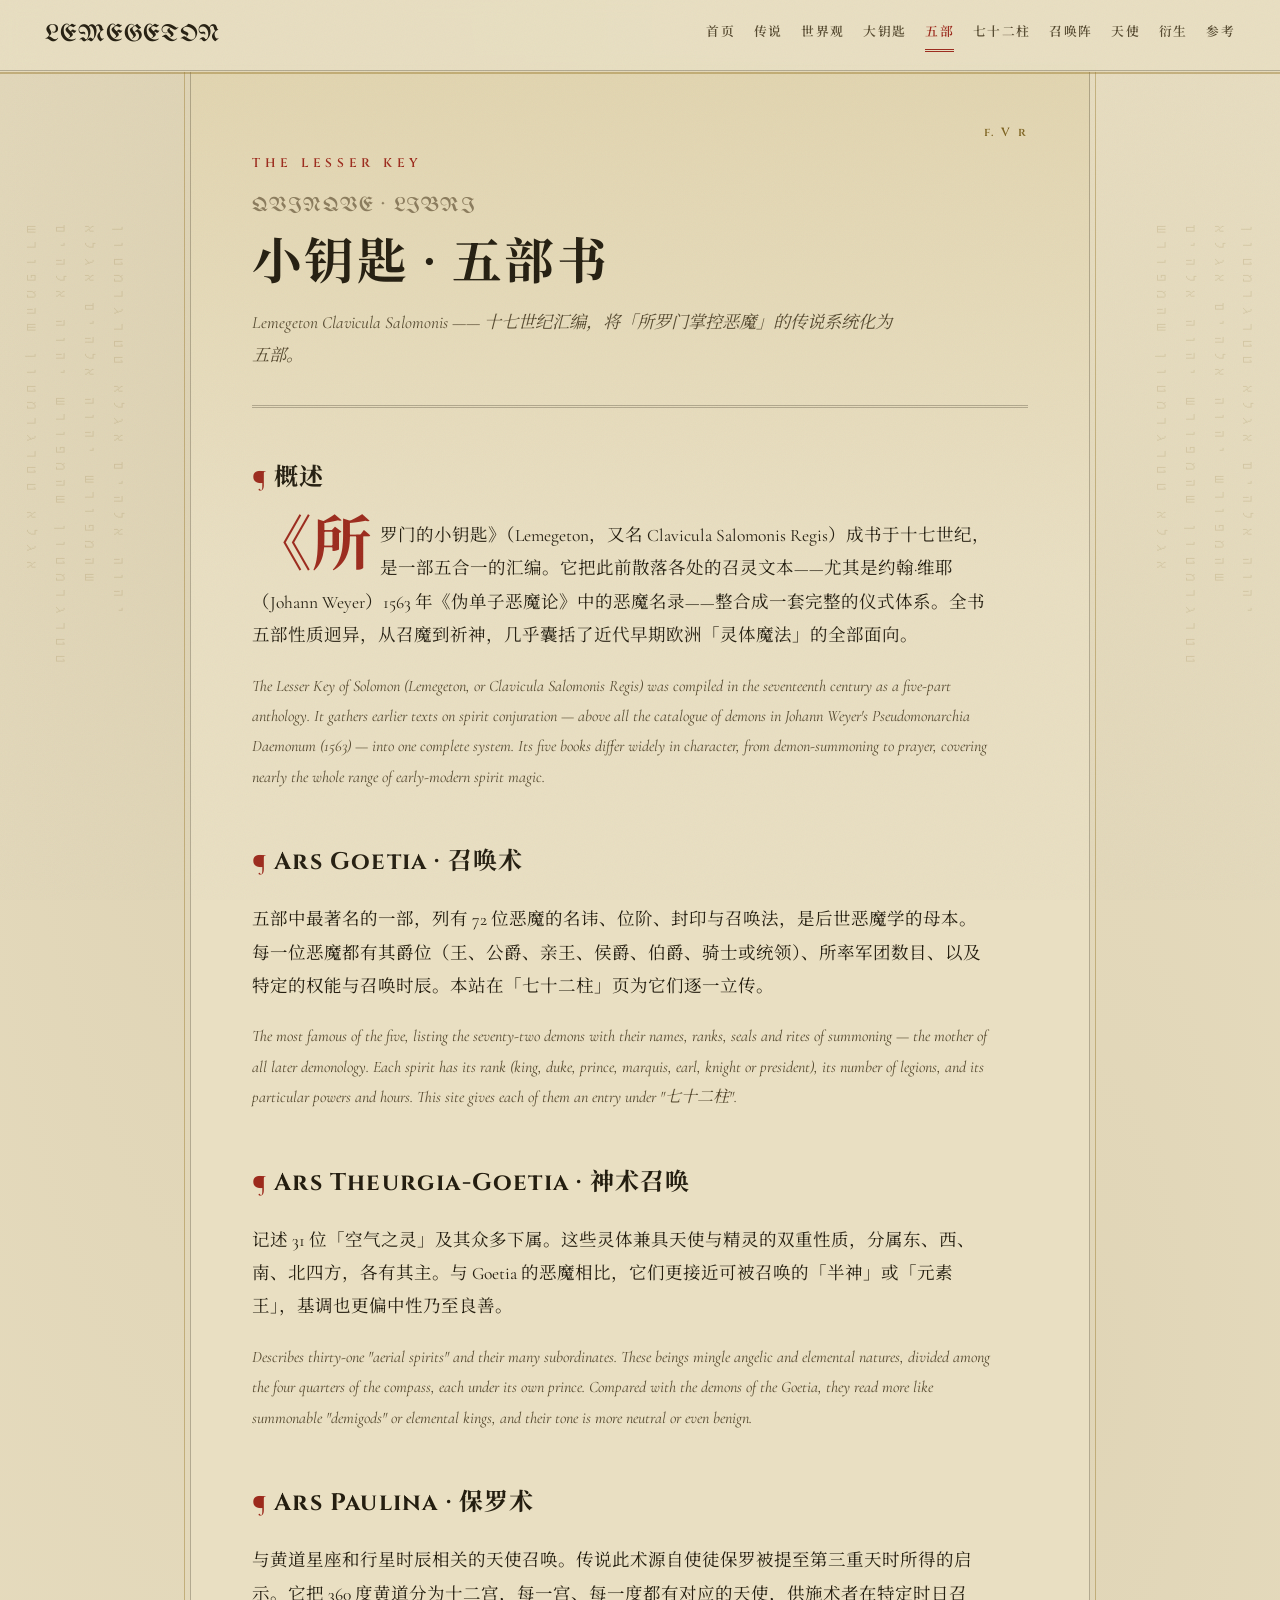
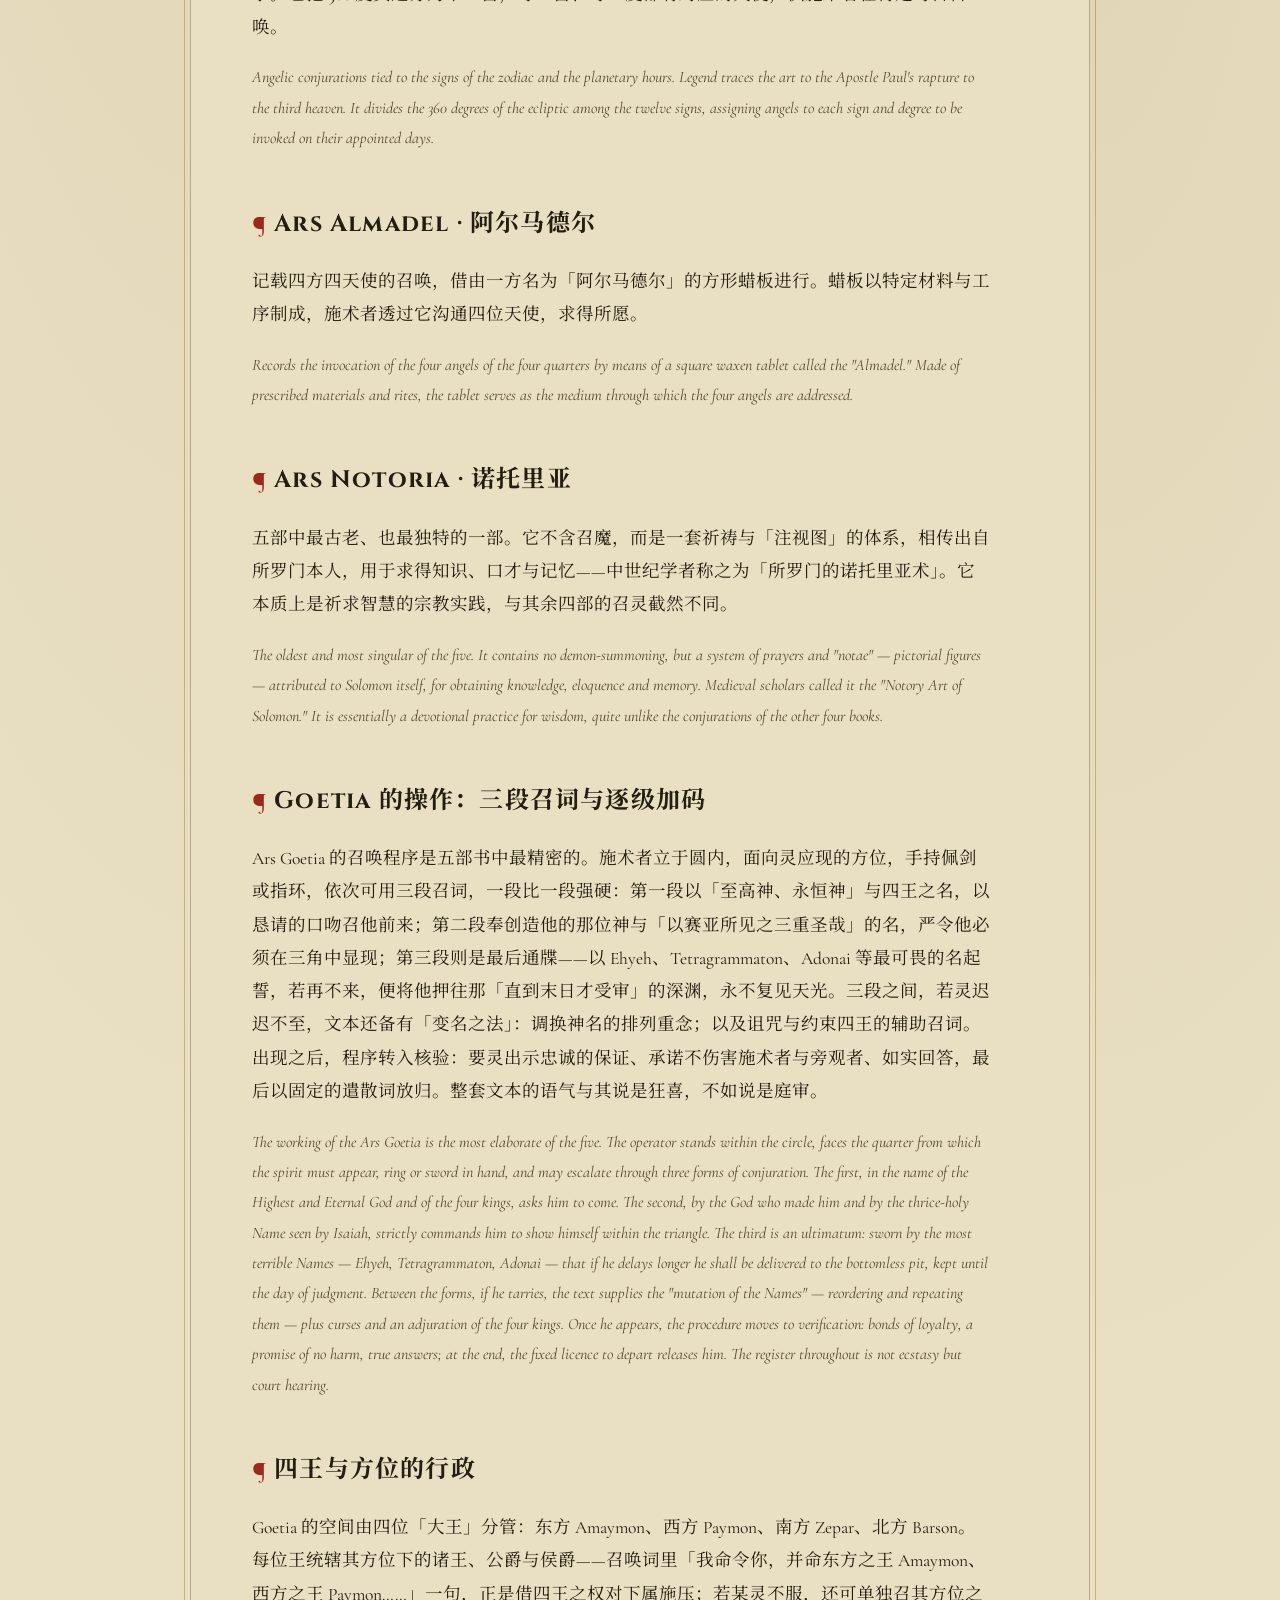
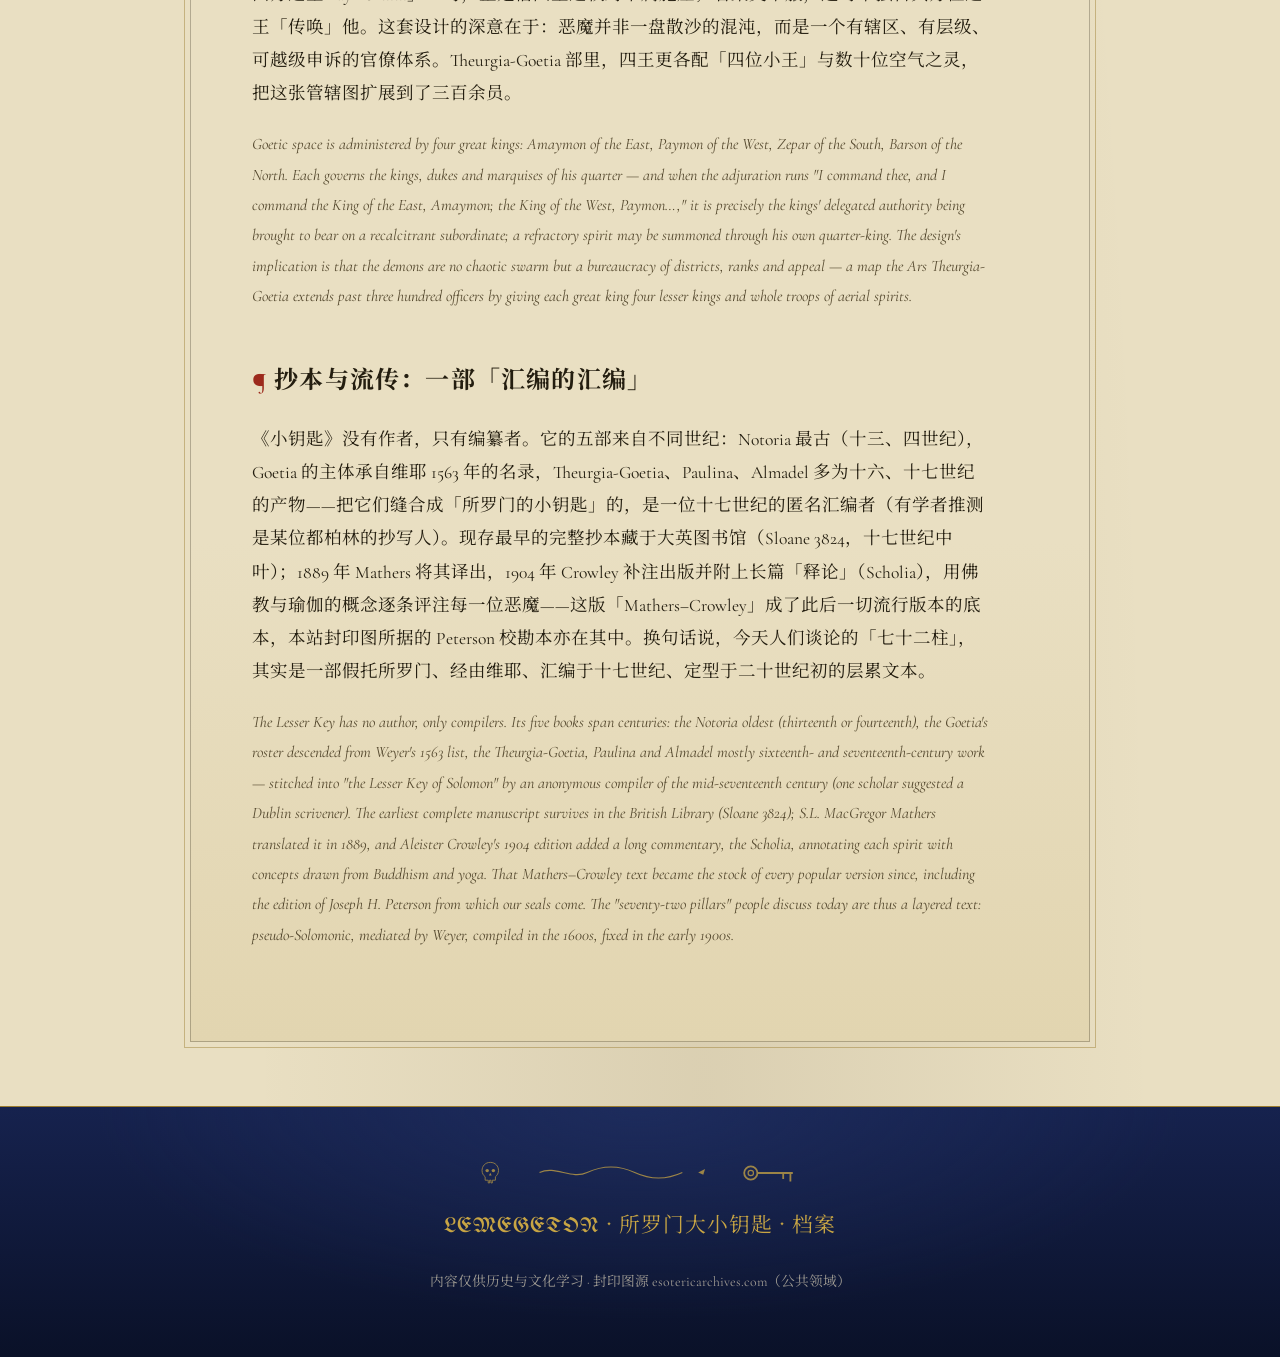
<file: lemegeton.html>
<!DOCTYPE html>
<html lang="zh-CN">
<head>
  <meta charset="UTF-8">
  <meta name="viewport" content="width=device-width, initial-scale=1.0">
  <title>小钥匙 · 五部书 — LEMEGETON</title>
  <meta name="description" content="《所罗门的小钥匙》Lemegeton 的五部书：Ars Goetia、Ars Theurgia-Goetia、Ars Paulina、Ars Almadel、Ars Notoria。">
  <link rel="preconnect" href="https://fonts.googleapis.com">
  <link rel="preconnect" href="https://fonts.gstatic.com" crossorigin>
  <link href="https://fonts.googleapis.com/css2?family=Cinzel:wght@400;600;700&family=Cormorant+Garamond:ital,wght@0,400;0,600;1,400&family=UnifrakturMaguntia&family=Noto+Serif+SC:wght@400;600;700&display=swap" rel="stylesheet">
  <link rel="stylesheet" href="css/style.css">
</head>
<body>
  <div id="site-nav"></div>

  <main class="page">
    <header class="page-head" data-folio="V r">
      <p class="page-kicker">The Lesser Key</p>
      <p class="page-latin">QVINQVE · LIBRI</p>
      <h1 class="page-title">小钥匙 · 五部书</h1>
      <p class="page-subtitle">Lemegeton Clavicula Salomonis —— 十七世纪汇编，将「所罗门掌控恶魔」的传说系统化为五部。</p>
    </header>

    <div class="prose">
      <h2>概述</h2>
      <p class="zh">《所罗门的小钥匙》（Lemegeton，又名 Clavicula Salomonis Regis）成书于十七世纪，是一部五合一的汇编。它把此前散落各处的召灵文本——尤其是约翰·维耶（Johann Weyer）1563 年《伪单子恶魔论》中的恶魔名录——整合成一套完整的仪式体系。全书五部性质迥异，从召魔到祈神，几乎囊括了近代早期欧洲「灵体魔法」的全部面向。</p>
      <p class="en">The Lesser Key of Solomon (Lemegeton, or Clavicula Salomonis Regis) was compiled in the seventeenth century as a five-part anthology. It gathers earlier texts on spirit conjuration — above all the catalogue of demons in Johann Weyer's Pseudomonarchia Daemonum (1563) — into one complete system. Its five books differ widely in character, from demon-summoning to prayer, covering nearly the whole range of early-modern spirit magic.</p>

      <h2>Ars Goetia · 召唤术</h2>
      <p class="zh">五部中最著名的一部，列有 72 位恶魔的名讳、位阶、封印与召唤法，是后世恶魔学的母本。每一位恶魔都有其爵位（王、公爵、亲王、侯爵、伯爵、骑士或统领）、所率军团数目、以及特定的权能与召唤时辰。本站在「七十二柱」页为它们逐一立传。</p>
      <p class="en">The most famous of the five, listing the seventy-two demons with their names, ranks, seals and rites of summoning — the mother of all later demonology. Each spirit has its rank (king, duke, prince, marquis, earl, knight or president), its number of legions, and its particular powers and hours. This site gives each of them an entry under "七十二柱".</p>

      <h2>Ars Theurgia-Goetia · 神术召唤</h2>
      <p class="zh">记述 31 位「空气之灵」及其众多下属。这些灵体兼具天使与精灵的双重性质，分属东、西、南、北四方，各有其主。与 Goetia 的恶魔相比，它们更接近可被召唤的「半神」或「元素王」，基调也更偏中性乃至良善。</p>
      <p class="en">Describes thirty-one "aerial spirits" and their many subordinates. These beings mingle angelic and elemental natures, divided among the four quarters of the compass, each under its own prince. Compared with the demons of the Goetia, they read more like summonable "demigods" or elemental kings, and their tone is more neutral or even benign.</p>

      <h2>Ars Paulina · 保罗术</h2>
      <p class="zh">与黄道星座和行星时辰相关的天使召唤。传说此术源自使徒保罗被提至第三重天时所得的启示。它把 360 度黄道分为十二宫，每一宫、每一度都有对应的天使，供施术者在特定时日召唤。</p>
      <p class="en">Angelic conjurations tied to the signs of the zodiac and the planetary hours. Legend traces the art to the Apostle Paul's rapture to the third heaven. It divides the 360 degrees of the ecliptic among the twelve signs, assigning angels to each sign and degree to be invoked on their appointed days.</p>

      <h2>Ars Almadel · 阿尔马德尔</h2>
      <p class="zh">记载四方四天使的召唤，借由一方名为「阿尔马德尔」的方形蜡板进行。蜡板以特定材料与工序制成，施术者透过它沟通四位天使，求得所愿。</p>
      <p class="en">Records the invocation of the four angels of the four quarters by means of a square waxen tablet called the "Almadel." Made of prescribed materials and rites, the tablet serves as the medium through which the four angels are addressed.</p>

      <h2>Ars Notoria · 诺托里亚</h2>
      <p class="zh">五部中最古老、也最独特的一部。它不含召魔，而是一套祈祷与「注视图」的体系，相传出自所罗门本人，用于求得知识、口才与记忆——中世纪学者称之为「所罗门的诺托里亚术」。它本质上是祈求智慧的宗教实践，与其余四部的召灵截然不同。</p>
      <p class="en">The oldest and most singular of the five. It contains no demon-summoning, but a system of prayers and "notae" — pictorial figures — attributed to Solomon itself, for obtaining knowledge, eloquence and memory. Medieval scholars called it the "Notory Art of Solomon." It is essentially a devotional practice for wisdom, quite unlike the conjurations of the other four books.</p>

      <h2>Goetia 的操作：三段召词与逐级加码</h2>
      <p class="zh">Ars Goetia 的召唤程序是五部书中最精密的。施术者立于圆内，面向灵应现的方位，手持佩剑或指环，依次可用三段召词，一段比一段强硬：第一段以「至高神、永恒神」与四王之名，以恳请的口吻召他前来；第二段奉创造他的那位神与「以赛亚所见之三重圣哉」的名，严令他必须在三角中显现；第三段则是最后通牒——以 Ehyeh、Tetragrammaton、Adonai 等最可畏的名起誓，若再不来，便将他押往那「直到末日才受审」的深渊，永不复见天光。三段之间，若灵迟迟不至，文本还备有「变名之法」：调换神名的排列重念；以及诅咒与约束四王的辅助召词。出现之后，程序转入核验：要灵出示忠诚的保证、承诺不伤害施术者与旁观者、如实回答，最后以固定的遣散词放归。整套文本的语气与其说是狂喜，不如说是庭审。</p>
      <p class="en">The working of the Ars Goetia is the most elaborate of the five. The operator stands within the circle, faces the quarter from which the spirit must appear, ring or sword in hand, and may escalate through three forms of conjuration. The first, in the name of the Highest and Eternal God and of the four kings, asks him to come. The second, by the God who made him and by the thrice-holy Name seen by Isaiah, strictly commands him to show himself within the triangle. The third is an ultimatum: sworn by the most terrible Names — Ehyeh, Tetragrammaton, Adonai — that if he delays longer he shall be delivered to the bottomless pit, kept until the day of judgment. Between the forms, if he tarries, the text supplies the "mutation of the Names" — reordering and repeating them — plus curses and an adjuration of the four kings. Once he appears, the procedure moves to verification: bonds of loyalty, a promise of no harm, true answers; at the end, the fixed licence to depart releases him. The register throughout is not ecstasy but court hearing.</p>

      <h2>四王与方位的行政</h2>
      <p class="zh">Goetia 的空间由四位「大王」分管：东方 Amaymon、西方 Paymon、南方 Zepar、北方 Barson。每位王统辖其方位下的诸王、公爵与侯爵——召唤词里「我命令你，并命东方之王 Amaymon、西方之王 Paymon……」一句，正是借四王之权对下属施压；若某灵不服，还可单独召其方位之王「传唤」他。这套设计的深意在于：恶魔并非一盘散沙的混沌，而是一个有辖区、有层级、可越级申诉的官僚体系。Theurgia-Goetia 部里，四王更各配「四位小王」与数十位空气之灵，把这张管辖图扩展到了三百余员。</p>
      <p class="en">Goetic space is administered by four great kings: Amaymon of the East, Paymon of the West, Zepar of the South, Barson of the North. Each governs the kings, dukes and marquises of his quarter — and when the adjuration runs "I command thee, and I command the King of the East, Amaymon; the King of the West, Paymon…," it is precisely the kings' delegated authority being brought to bear on a recalcitrant subordinate; a refractory spirit may be summoned through his own quarter-king. The design's implication is that the demons are no chaotic swarm but a bureaucracy of districts, ranks and appeal — a map the Ars Theurgia-Goetia extends past three hundred officers by giving each great king four lesser kings and whole troops of aerial spirits.</p>

      <h2>抄本与流传：一部「汇编的汇编」</h2>
      <p class="zh">《小钥匙》没有作者，只有编纂者。它的五部来自不同世纪：Notoria 最古（十三、四世纪），Goetia 的主体承自维耶 1563 年的名录，Theurgia-Goetia、Paulina、Almadel 多为十六、十七世纪的产物——把它们缝合成「所罗门的小钥匙」的，是一位十七世纪的匿名汇编者（有学者推测是某位都柏林的抄写人）。现存最早的完整抄本藏于大英图书馆（Sloane 3824，十七世纪中叶）；1889 年 Mathers 将其译出，1904 年 Crowley 补注出版并附上长篇「释论」（Scholia），用佛教与瑜伽的概念逐条评注每一位恶魔——这版「Mathers–Crowley」成了此后一切流行版本的底本，本站封印图所据的 Peterson 校勘本亦在其中。换句话说，今天人们谈论的「七十二柱」，其实是一部假托所罗门、经由维耶、汇编于十七世纪、定型于二十世纪初的层累文本。</p>
      <p class="en">The Lesser Key has no author, only compilers. Its five books span centuries: the Notoria oldest (thirteenth or fourteenth), the Goetia's roster descended from Weyer's 1563 list, the Theurgia-Goetia, Paulina and Almadel mostly sixteenth- and seventeenth-century work — stitched into "the Lesser Key of Solomon" by an anonymous compiler of the mid-seventeenth century (one scholar suggested a Dublin scrivener). The earliest complete manuscript survives in the British Library (Sloane 3824); S.L. MacGregor Mathers translated it in 1889, and Aleister Crowley's 1904 edition added a long commentary, the Scholia, annotating each spirit with concepts drawn from Buddhism and yoga. That Mathers–Crowley text became the stock of every popular version since, including the edition of Joseph H. Peterson from which our seals come. The "seventy-two pillars" people discuss today are thus a layered text: pseudo-Solomonic, mediated by Weyer, compiled in the 1600s, fixed in the early 1900s.</p>
    </div>
  </main>

  <div id="site-footer"></div>
  <script src="js/data.js"></script>
  <script src="js/main.js"></script>
</body>
</html>
</file>
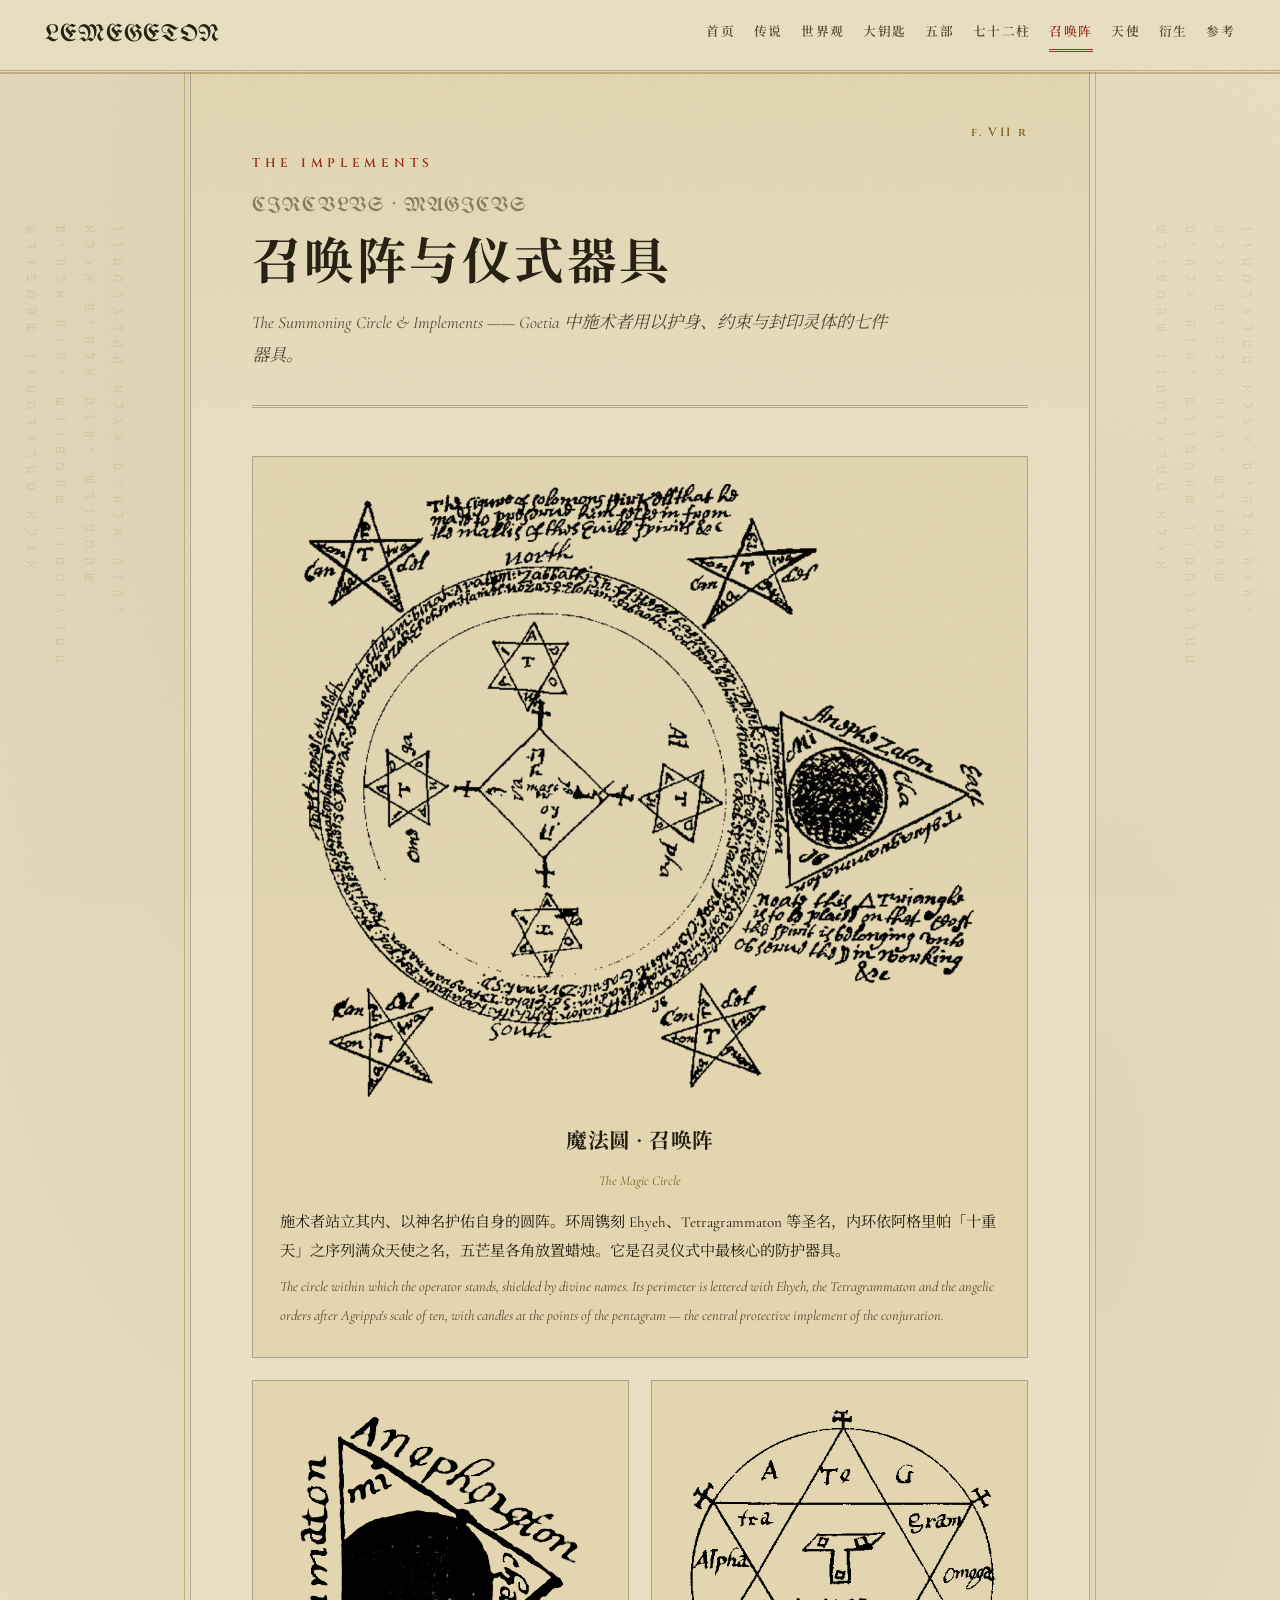
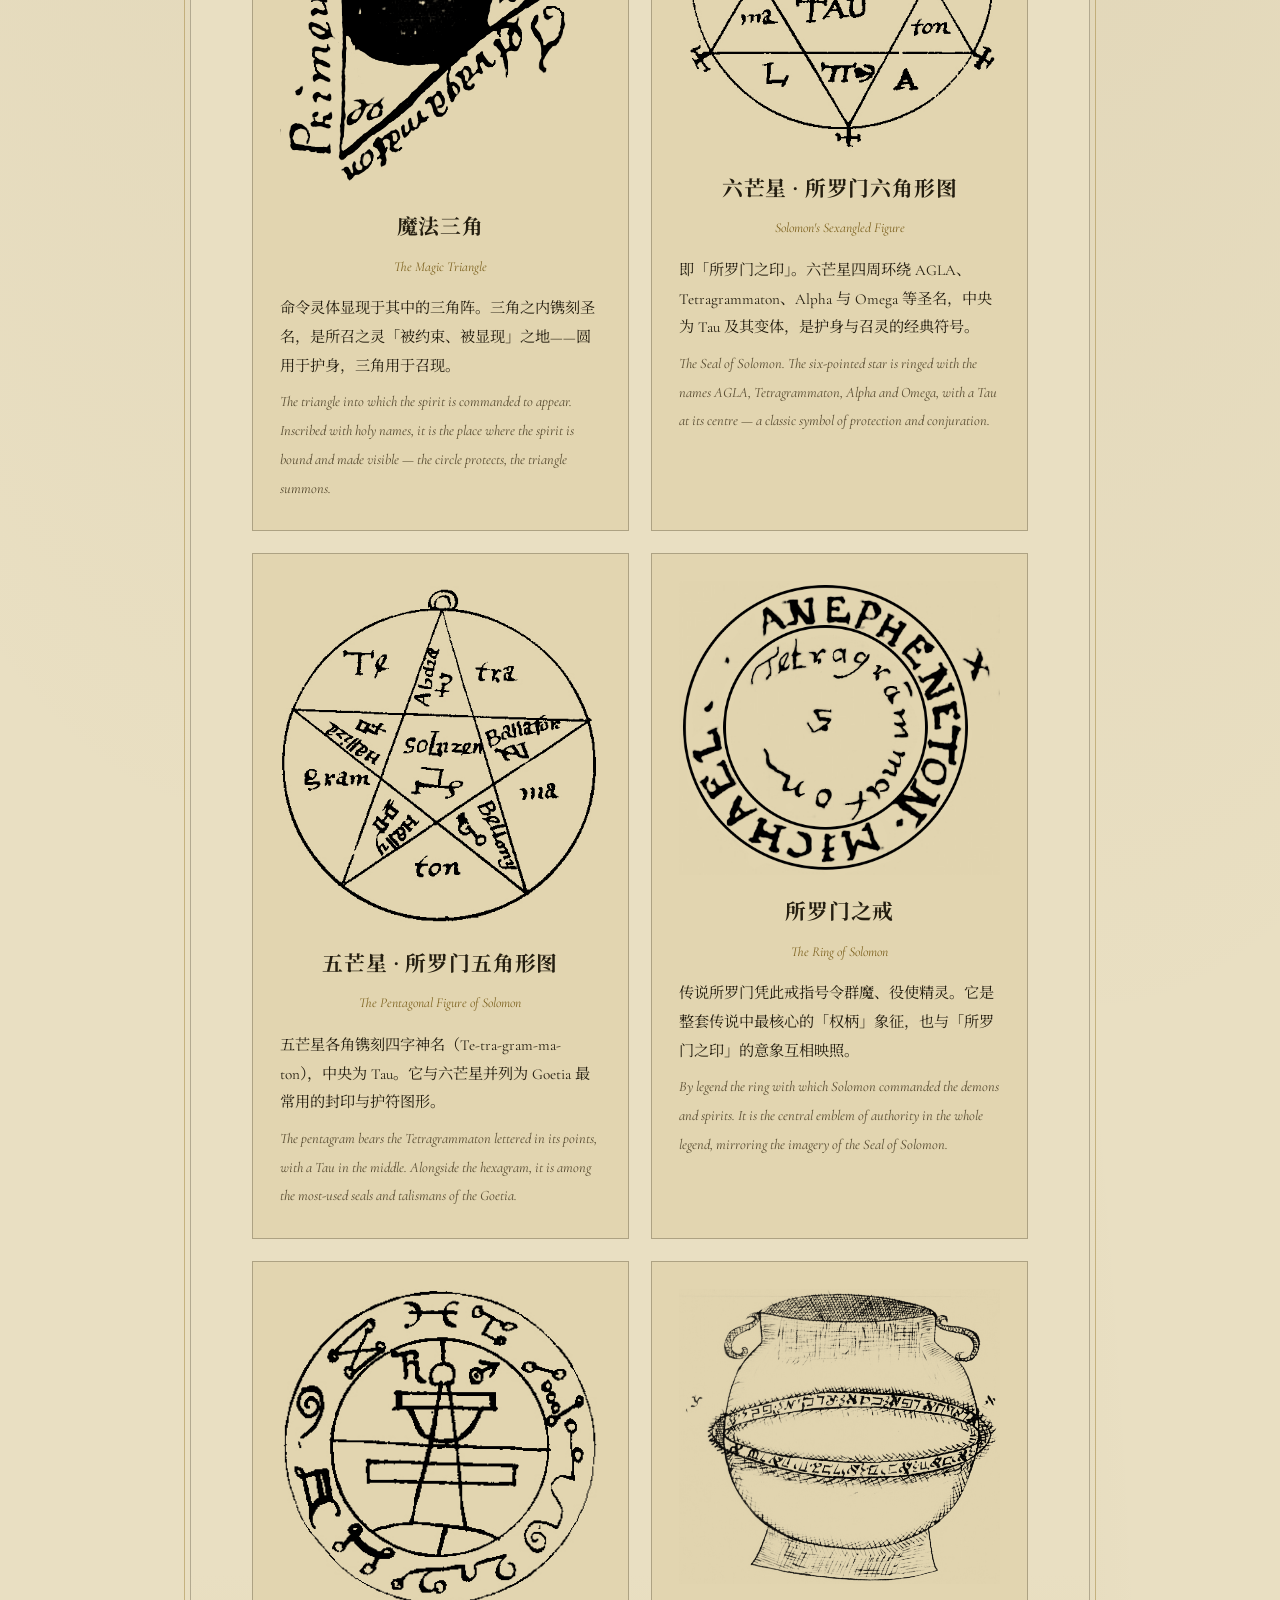
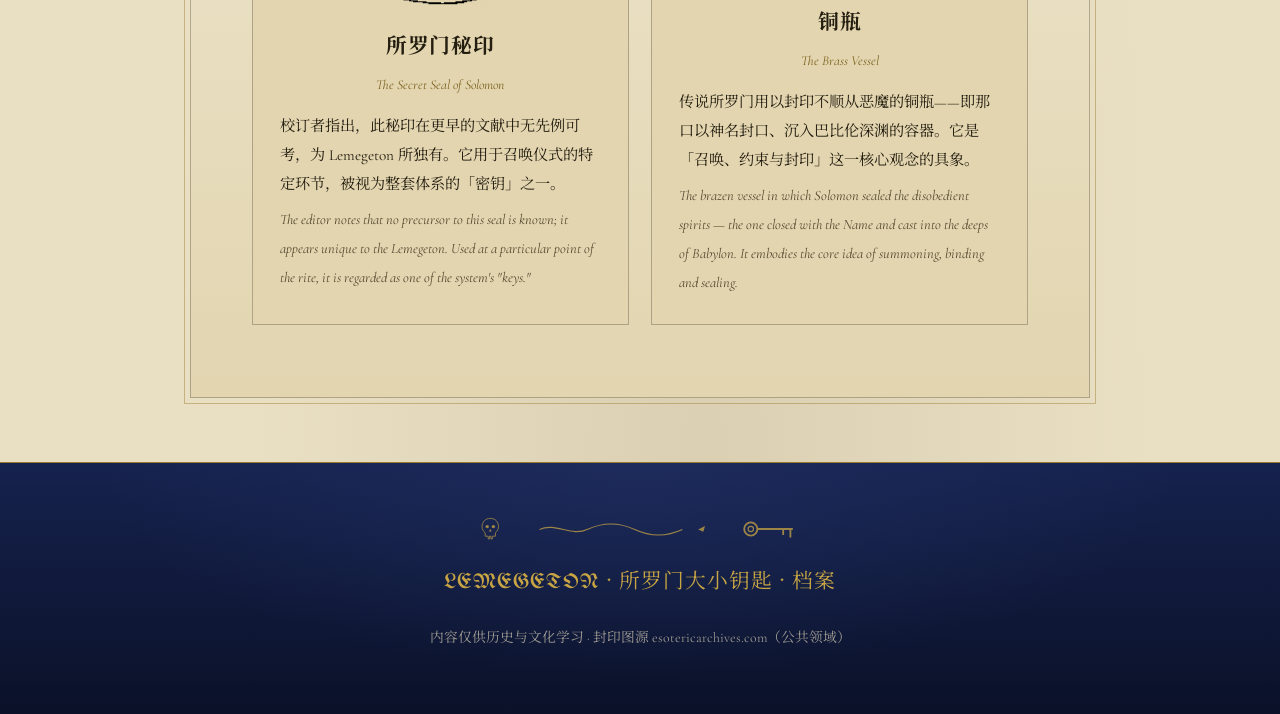
<file: ritual.html>
<!DOCTYPE html>
<html lang="zh-CN">
<head>
  <meta charset="UTF-8">
  <meta name="viewport" content="width=device-width, initial-scale=1.0">
  <title>召唤阵与仪式器具 — LEMEGETON</title>
  <meta name="description" content="Goetia 的召唤阵与仪式器具：魔法圆、魔法三角、六芒星、五芒星、所罗门之戒、秘印与铜瓶。">
  <link rel="preconnect" href="https://fonts.googleapis.com">
  <link rel="preconnect" href="https://fonts.gstatic.com" crossorigin>
  <link href="https://fonts.googleapis.com/css2?family=Cinzel:wght@400;600;700&family=Cormorant+Garamond:ital,wght@0,400;0,600;1,400&family=UnifrakturMaguntia&family=Noto+Serif+SC:wght@400;600;700&display=swap" rel="stylesheet">
  <link rel="stylesheet" href="css/style.css">
</head>
<body>
  <div id="site-nav"></div>

  <main class="page">
    <header class="page-head" data-folio="VII r">
      <p class="page-kicker">The Implements</p>
      <p class="page-latin">CIRCVLVS · MAGICVS</p>
      <h1 class="page-title">召唤阵与仪式器具</h1>
      <p class="page-subtitle">The Summoning Circle &amp; Implements —— Goetia 中施术者用以护身、约束与封印灵体的七件器具。</p>
    </header>

    <div class="ritual-grid">
      <div class="ritual-card ritual-card--wide">
        <div class="ritual-figure"><img class="ritual-img" src="assets/ritual/magic-circle.jpg" alt="魔法圆"></div>
        <h2 class="ritual-name">魔法圆 · 召唤阵</h2>
        <p class="ritual-en">The Magic Circle</p>
        <p class="ritual-desc"><span class="zh">施术者站立其内、以神名护佑自身的圆阵。环周镌刻 Ehyeh、Tetragrammaton 等圣名，内环依阿格里帕「十重天」之序列满众天使之名，五芒星各角放置蜡烛。它是召灵仪式中最核心的防护器具。</span><span class="en">The circle within which the operator stands, shielded by divine names. Its perimeter is lettered with Ehyeh, the Tetragrammaton and the angelic orders after Agrippa's scale of ten, with candles at the points of the pentagram — the central protective implement of the conjuration.</span></p>
      </div>

      <div class="ritual-card">
        <div class="ritual-figure"><img class="ritual-img" src="assets/ritual/magic-triangle.jpg" alt="魔法三角"></div>
        <h2 class="ritual-name">魔法三角</h2>
        <p class="ritual-en">The Magic Triangle</p>
        <p class="ritual-desc"><span class="zh">命令灵体显现于其中的三角阵。三角之内镌刻圣名，是所召之灵「被约束、被显现」之地——圆用于护身，三角用于召现。</span><span class="en">The triangle into which the spirit is commanded to appear. Inscribed with holy names, it is the place where the spirit is bound and made visible — the circle protects, the triangle summons.</span></p>
      </div>

      <div class="ritual-card">
        <div class="ritual-figure"><img class="ritual-img" src="assets/ritual/hexagram.jpg" alt="六芒星"></div>
        <h2 class="ritual-name">六芒星 · 所罗门六角形图</h2>
        <p class="ritual-en">Solomon's Sexangled Figure</p>
        <p class="ritual-desc"><span class="zh">即「所罗门之印」。六芒星四周环绕 AGLA、Tetragrammaton、Alpha 与 Omega 等圣名，中央为 Tau 及其变体，是护身与召灵的经典符号。</span><span class="en">The Seal of Solomon. The six-pointed star is ringed with the names AGLA, Tetragrammaton, Alpha and Omega, with a Tau at its centre — a classic symbol of protection and conjuration.</span></p>
      </div>

      <div class="ritual-card">
        <div class="ritual-figure"><img class="ritual-img" src="assets/ritual/pentagram.jpg" alt="五芒星"></div>
        <h2 class="ritual-name">五芒星 · 所罗门五角形图</h2>
        <p class="ritual-en">The Pentagonal Figure of Solomon</p>
        <p class="ritual-desc"><span class="zh">五芒星各角镌刻四字神名（Te-tra-gram-ma-ton），中央为 Tau。它与六芒星并列为 Goetia 最常用的封印与护符图形。</span><span class="en">The pentagram bears the Tetragrammaton lettered in its points, with a Tau in the middle. Alongside the hexagram, it is among the most-used seals and talismans of the Goetia.</span></p>
      </div>

      <div class="ritual-card">
        <div class="ritual-figure"><img class="ritual-img" src="assets/ritual/ring.jpg" alt="所罗门之戒"></div>
        <h2 class="ritual-name">所罗门之戒</h2>
        <p class="ritual-en">The Ring of Solomon</p>
        <p class="ritual-desc"><span class="zh">传说所罗门凭此戒指号令群魔、役使精灵。它是整套传说中最核心的「权柄」象征，也与「所罗门之印」的意象互相映照。</span><span class="en">By legend the ring with which Solomon commanded the demons and spirits. It is the central emblem of authority in the whole legend, mirroring the imagery of the Seal of Solomon.</span></p>
      </div>

      <div class="ritual-card">
        <div class="ritual-figure"><img class="ritual-img" src="assets/ritual/secret-seal.jpg" alt="所罗门秘印"></div>
        <h2 class="ritual-name">所罗门秘印</h2>
        <p class="ritual-en">The Secret Seal of Solomon</p>
        <p class="ritual-desc"><span class="zh">校订者指出，此秘印在更早的文献中无先例可考，为 Lemegeton 所独有。它用于召唤仪式的特定环节，被视为整套体系的「密钥」之一。</span><span class="en">The editor notes that no precursor to this seal is known; it appears unique to the Lemegeton. Used at a particular point of the rite, it is regarded as one of the system's "keys."</span></p>
      </div>

      <div class="ritual-card">
        <div class="ritual-figure"><img class="ritual-img" src="assets/ritual/brass-vessel.jpg" alt="铜瓶"></div>
        <h2 class="ritual-name">铜瓶</h2>
        <p class="ritual-en">The Brass Vessel</p>
        <p class="ritual-desc"><span class="zh">传说所罗门用以封印不顺从恶魔的铜瓶——即那口以神名封口、沉入巴比伦深渊的容器。它是「召唤、约束与封印」这一核心观念的具象。</span><span class="en">The brazen vessel in which Solomon sealed the disobedient spirits — the one closed with the Name and cast into the deeps of Babylon. It embodies the core idea of summoning, binding and sealing.</span></p>
      </div>
    </div>
  </main>

  <div id="site-footer"></div>
  <script src="js/data.js"></script>
  <script src="js/main.js"></script>
</body>
</html>
</file>
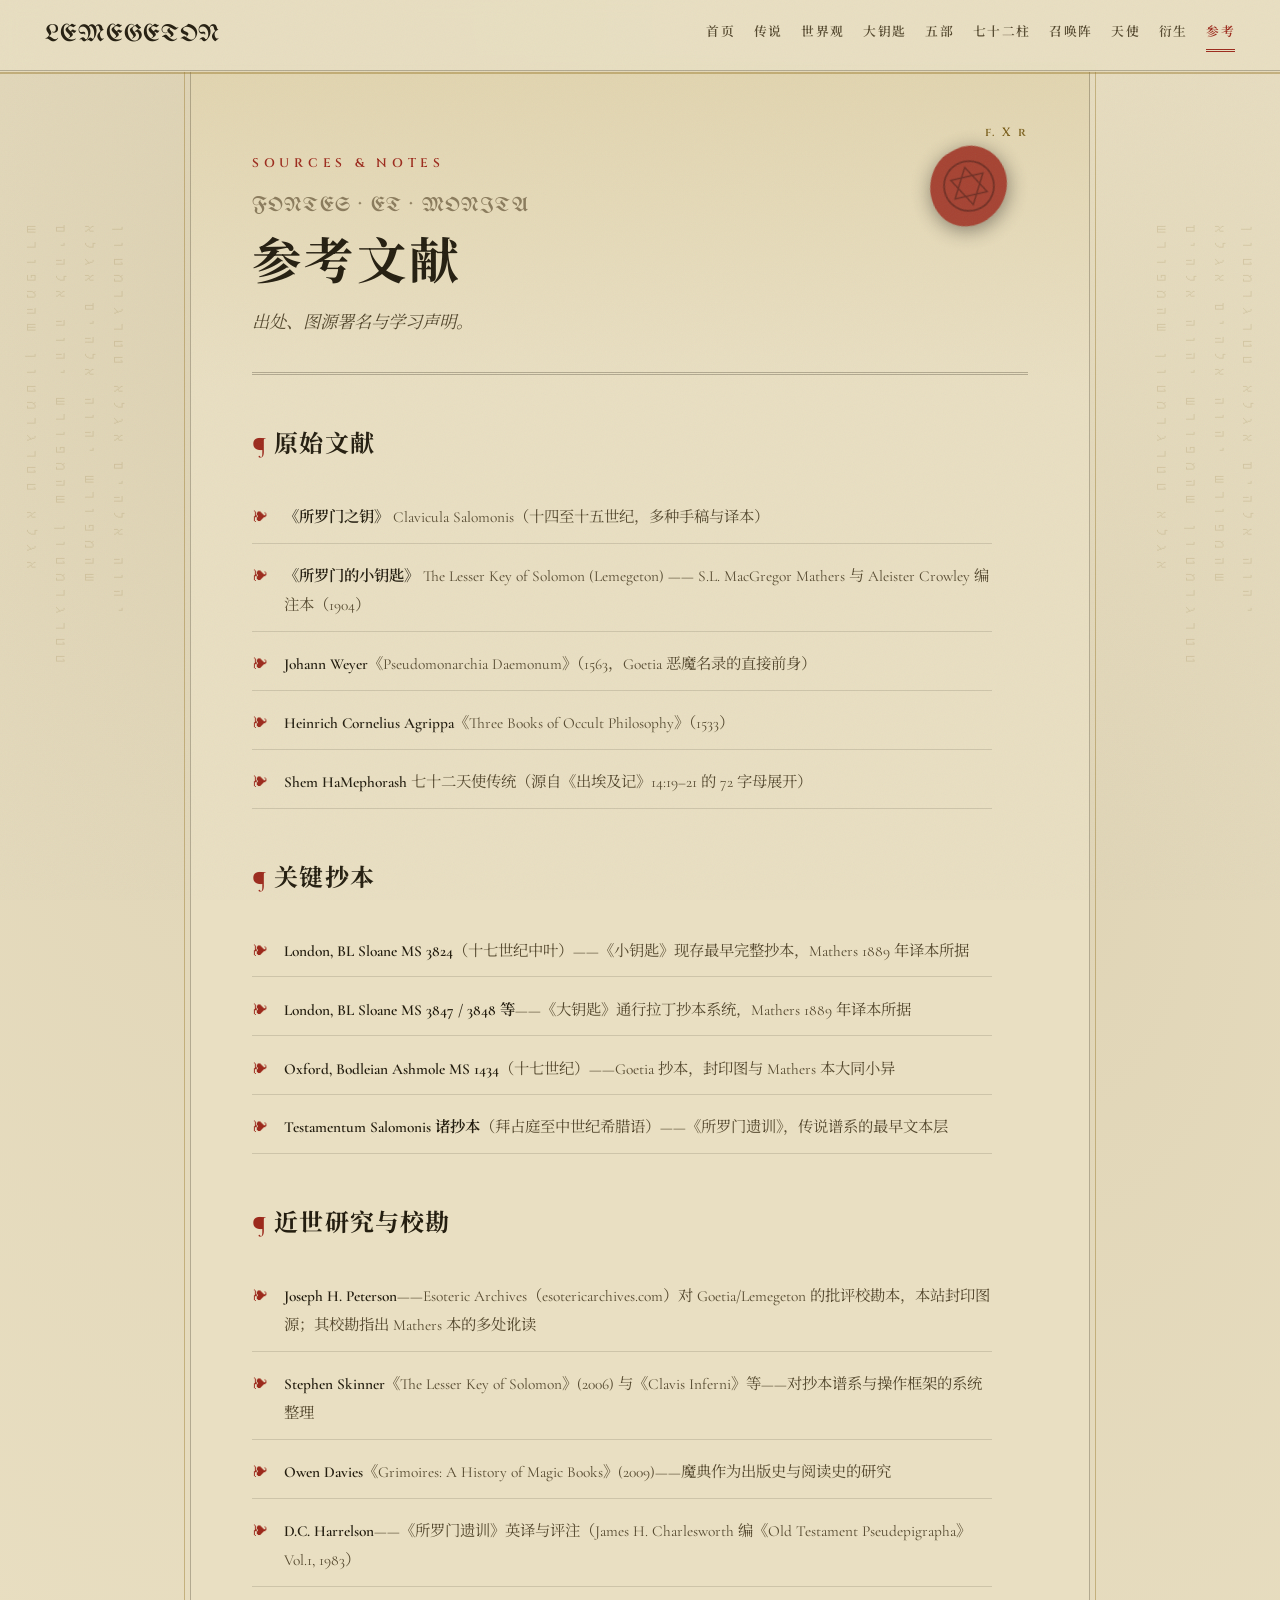
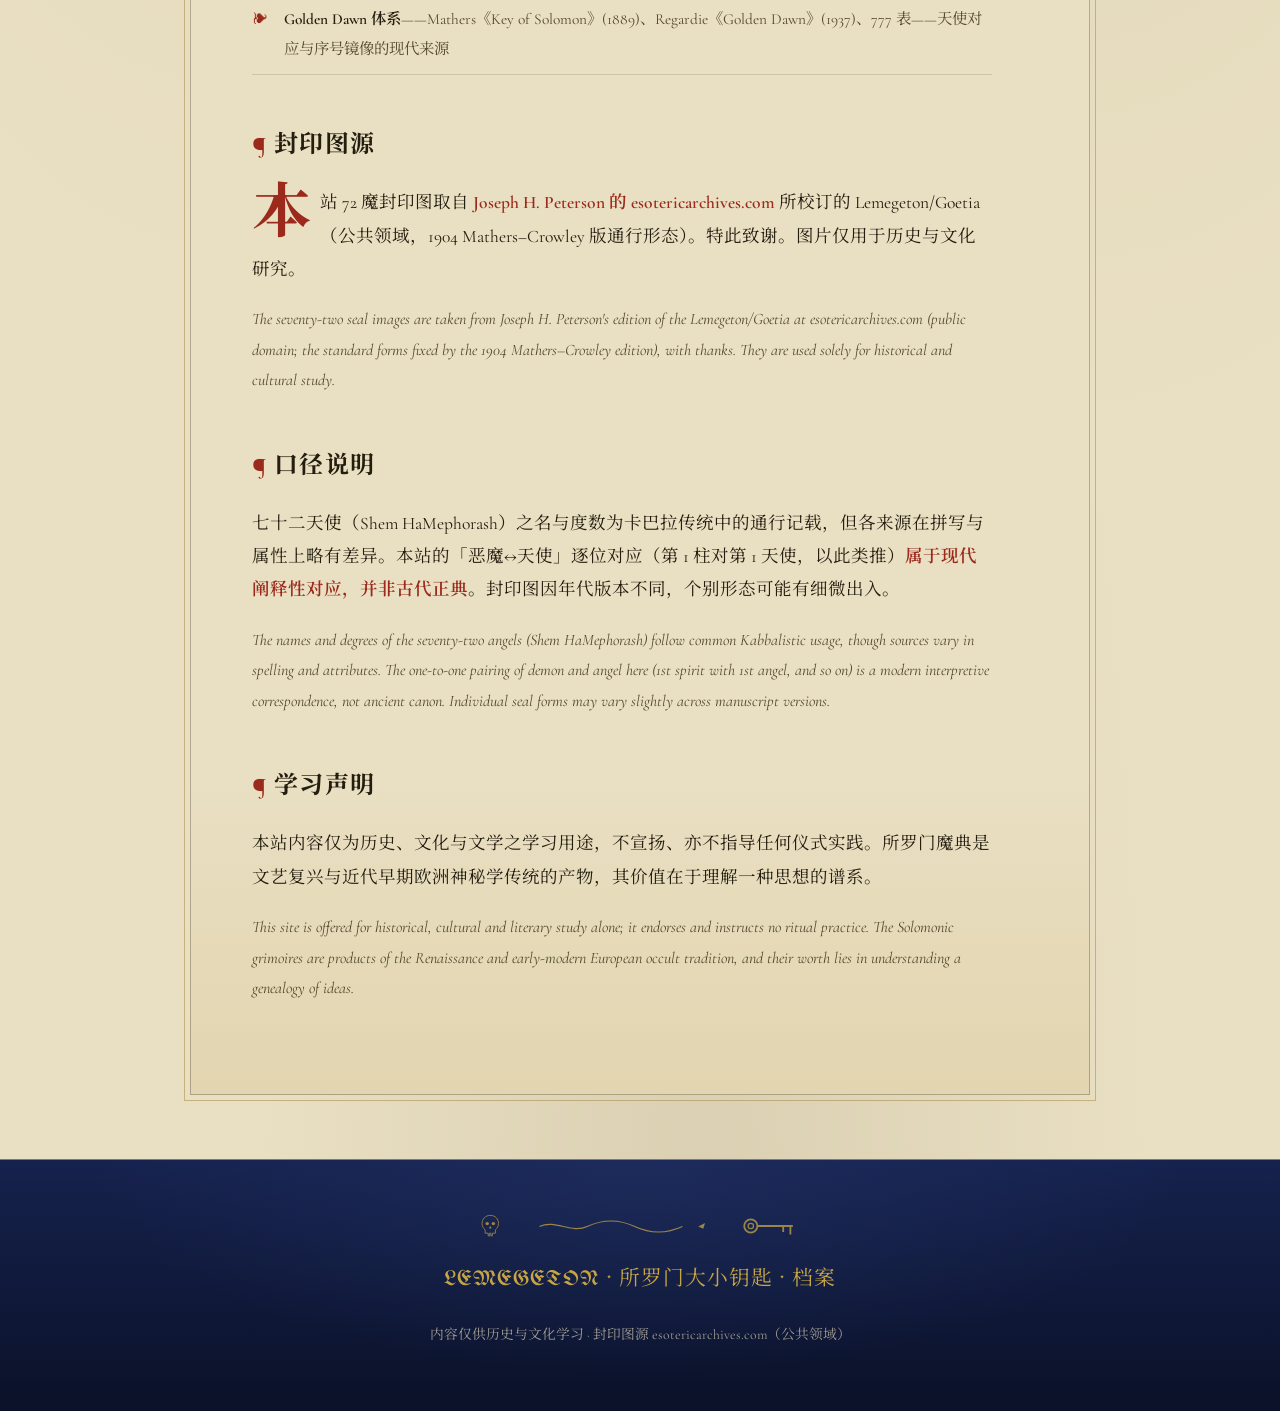
<file: sources.html>
<!DOCTYPE html>
<html lang="zh-CN">
<head>
  <meta charset="UTF-8">
  <meta name="viewport" content="width=device-width, initial-scale=1.0">
  <title>参考文献 — LEMEGETON</title>
  <meta name="description" content="所罗门大小钥匙档案的参考文献、封印图源署名与学习声明。">
  <link rel="preconnect" href="https://fonts.googleapis.com">
  <link rel="preconnect" href="https://fonts.gstatic.com" crossorigin>
  <link href="https://fonts.googleapis.com/css2?family=Cinzel:wght@400;600;700&family=Cormorant+Garamond:ital,wght@0,400;0,600;1,400&family=UnifrakturMaguntia&family=Noto+Serif+SC:wght@400;600;700&display=swap" rel="stylesheet">
  <link rel="stylesheet" href="css/style.css">
</head>
<body>
  <div id="site-nav"></div>

  <main class="page">
    <header class="page-head" data-folio="X r">
      <svg class="wax-seal wax-seal--head" viewBox="0 0 120 120" aria-hidden="true"><path d="M60 6c25-2 48 16 52 42 4 26-12 52-38 62-26 10-54 0-64-26C0 58 12 24 38 12c7-3 14-5 22-6z" fill="currentColor"/><circle cx="60" cy="60" r="34" fill="none" stroke="#3d0f0f" stroke-width="2.5"/><polygon points="60,34 82.5,73 37.5,73" fill="none" stroke="#3d0f0f" stroke-width="2"/><polygon points="60,86 82.5,47 37.5,47" fill="none" stroke="#3d0f0f" stroke-width="2"/></svg>
      <p class="page-kicker">Sources &amp; Notes</p>
      <p class="page-latin">FONTES · ET · MONITA</p>
      <h1 class="page-title">参考文献</h1>
      <p class="page-subtitle">出处、图源署名与学习声明。</p>
    </header>

    <div class="prose">
      <h2>原始文献</h2>
      <ul class="sources">
        <li><strong>《所罗门之钥》</strong> Clavicula Salomonis（十四至十五世纪，多种手稿与译本）</li>
        <li><strong>《所罗门的小钥匙》</strong> The Lesser Key of Solomon (Lemegeton) —— S.L. MacGregor Mathers 与 Aleister Crowley 编注本（1904）</li>
        <li><strong>Johann Weyer</strong>《Pseudomonarchia Daemonum》（1563，Goetia 恶魔名录的直接前身）</li>
        <li><strong>Heinrich Cornelius Agrippa</strong>《Three Books of Occult Philosophy》（1533）</li>
        <li><strong>Shem HaMephorash</strong> 七十二天使传统（源自《出埃及记》14:19–21 的 72 字母展开）</li>
      </ul>

      <h2>关键抄本</h2>
      <ul class="sources">
        <li><strong>London, BL Sloane MS 3824</strong>（十七世纪中叶）——《小钥匙》现存最早完整抄本，Mathers 1889 年译本所据</li>
        <li><strong>London, BL Sloane MS 3847 / 3848 等</strong>——《大钥匙》通行拉丁抄本系统，Mathers 1889 年译本所据</li>
        <li><strong>Oxford, Bodleian Ashmole MS 1434</strong>（十七世纪）——Goetia 抄本，封印图与 Mathers 本大同小异</li>
        <li><strong>Testamentum Salomonis 诸抄本</strong>（拜占庭至中世纪希腊语）——《所罗门遗训》，传说谱系的最早文本层</li>
      </ul>

      <h2>近世研究与校勘</h2>
      <ul class="sources">
        <li><strong>Joseph H. Peterson</strong>——Esoteric Archives（esotericarchives.com）对 Goetia/Lemegeton 的批评校勘本，本站封印图源；其校勘指出 Mathers 本的多处讹读</li>
        <li><strong>Stephen Skinner</strong>《The Lesser Key of Solomon》(2006) 与《Clavis Inferni》等——对抄本谱系与操作框架的系统整理</li>
        <li><strong>Owen Davies</strong>《Grimoires: A History of Magic Books》(2009)——魔典作为出版史与阅读史的研究</li>
        <li><strong>D.C. Harrelson</strong>——《所罗门遗训》英译与评注（James H. Charlesworth 编《Old Testament Pseudepigrapha》Vol.1, 1983）</li>
        <li><strong>Golden Dawn 体系</strong>——Mathers《Key of Solomon》(1889)、Regardie《Golden Dawn》(1937)、777 表——天使对应与序号镜像的现代来源</li>
      </ul>

      <h2>封印图源</h2>
      <p class="zh">本站 72 魔封印图取自 <strong>Joseph H. Peterson 的 esotericarchives.com</strong> 所校订的 Lemegeton/Goetia（公共领域，1904 Mathers–Crowley 版通行形态）。特此致谢。图片仅用于历史与文化研究。</p>
      <p class="en">The seventy-two seal images are taken from Joseph H. Peterson's edition of the Lemegeton/Goetia at esotericarchives.com (public domain; the standard forms fixed by the 1904 Mathers–Crowley edition), with thanks. They are used solely for historical and cultural study.</p>

      <h2>口径说明</h2>
      <p class="zh">七十二天使（Shem HaMephorash）之名与度数为卡巴拉传统中的通行记载，但各来源在拼写与属性上略有差异。本站的「恶魔↔天使」逐位对应（第 1 柱对第 1 天使，以此类推）<strong>属于现代阐释性对应，并非古代正典</strong>。封印图因年代版本不同，个别形态可能有细微出入。</p>
      <p class="en">The names and degrees of the seventy-two angels (Shem HaMephorash) follow common Kabbalistic usage, though sources vary in spelling and attributes. The one-to-one pairing of demon and angel here (1st spirit with 1st angel, and so on) is a modern interpretive correspondence, not ancient canon. Individual seal forms may vary slightly across manuscript versions.</p>

      <h2>学习声明</h2>
      <p class="zh">本站内容仅为历史、文化与文学之学习用途，不宣扬、亦不指导任何仪式实践。所罗门魔典是文艺复兴与近代早期欧洲神秘学传统的产物，其价值在于理解一种思想的谱系。</p>
      <p class="en">This site is offered for historical, cultural and literary study alone; it endorses and instructs no ritual practice. The Solomonic grimoires are products of the Renaissance and early-modern European occult tradition, and their worth lies in understanding a genealogy of ideas.</p>
    </div>
  </main>

  <div id="site-footer"></div>
  <script src="js/data.js"></script>
  <script src="js/main.js"></script>
</body>
</html>
</file>
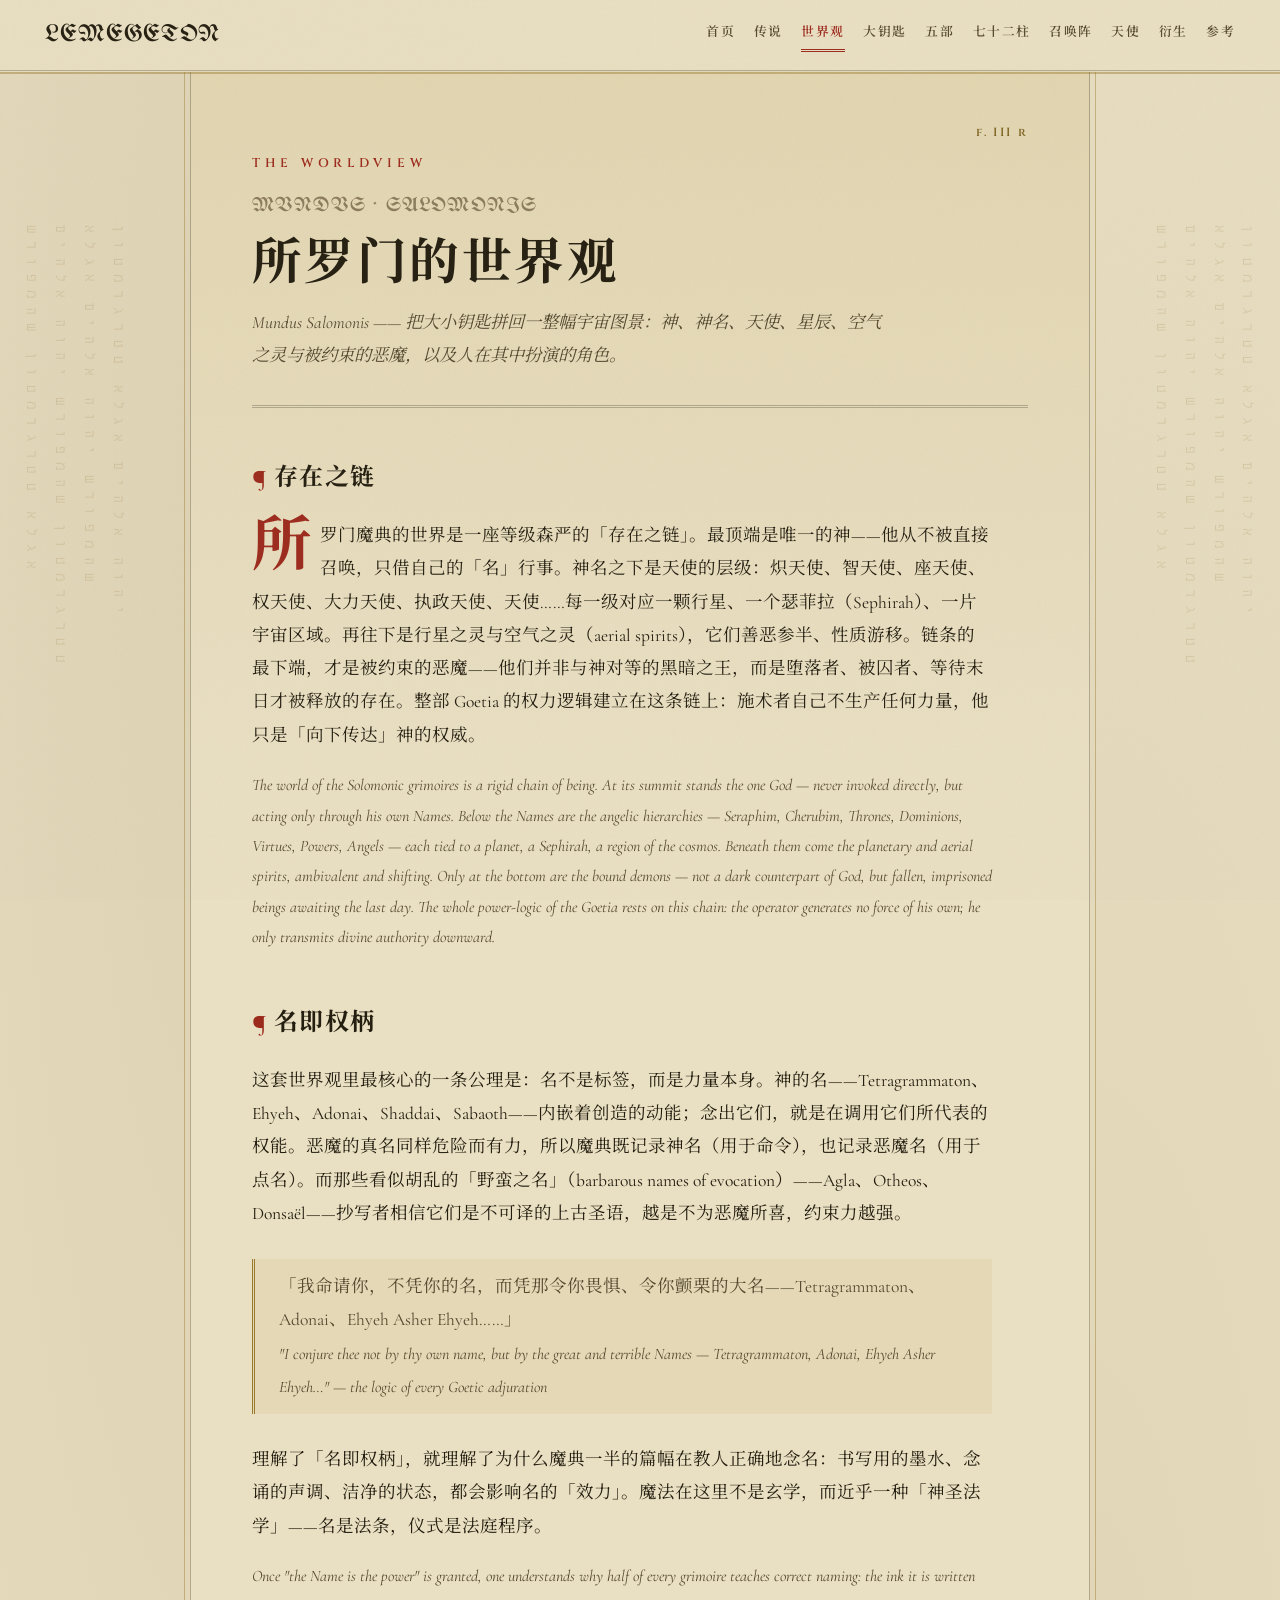
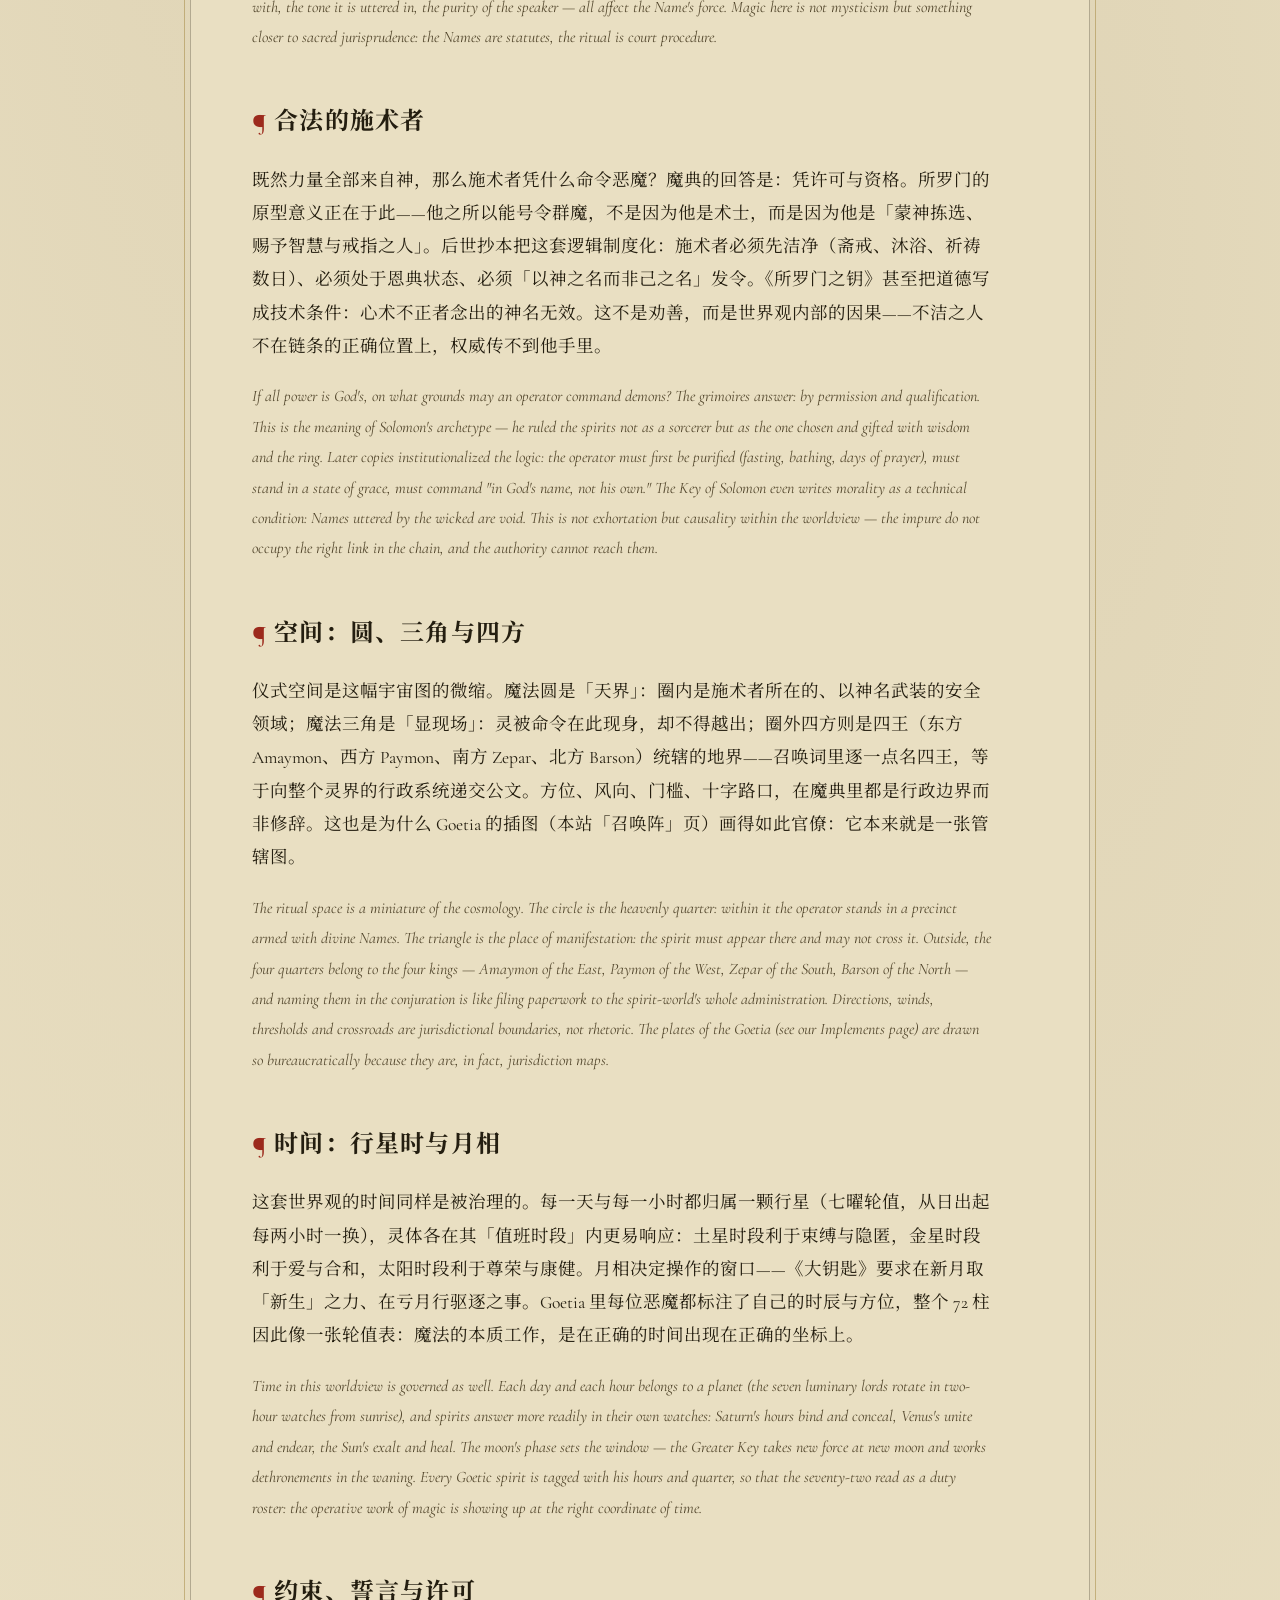
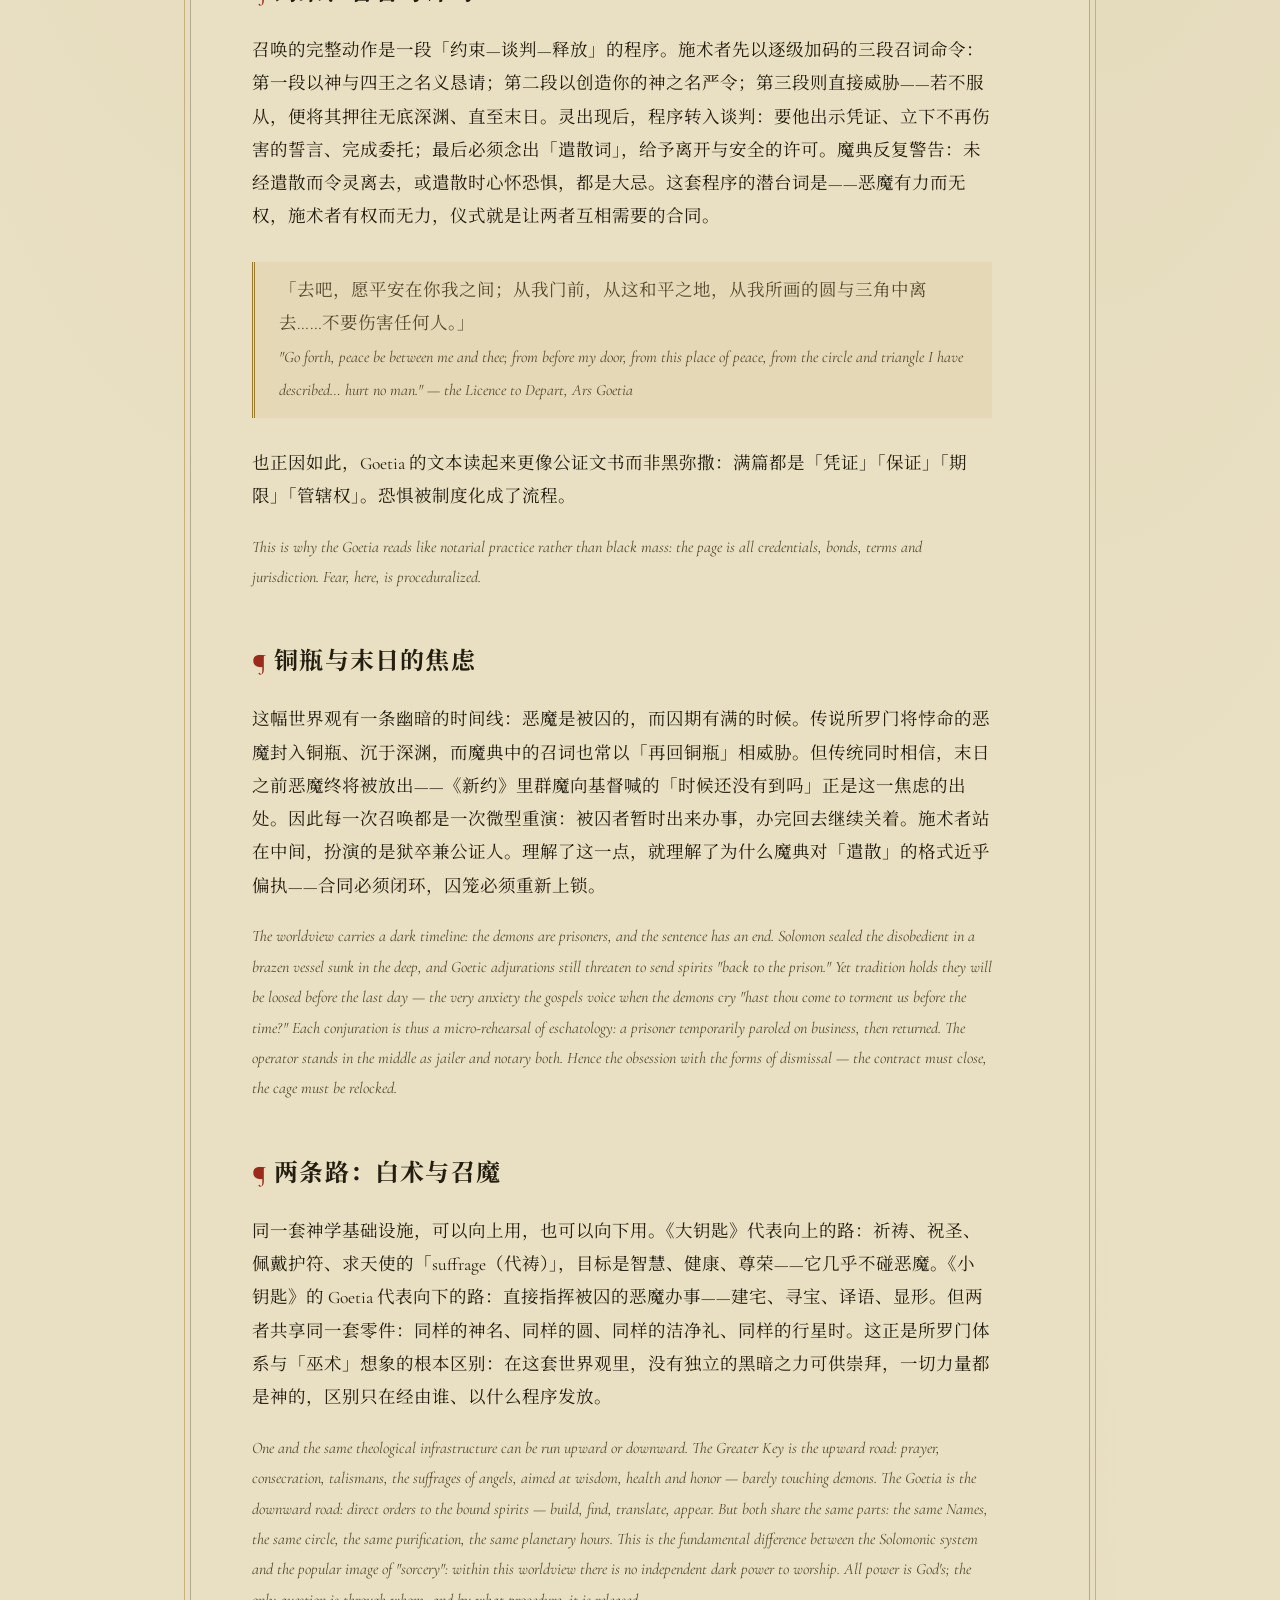
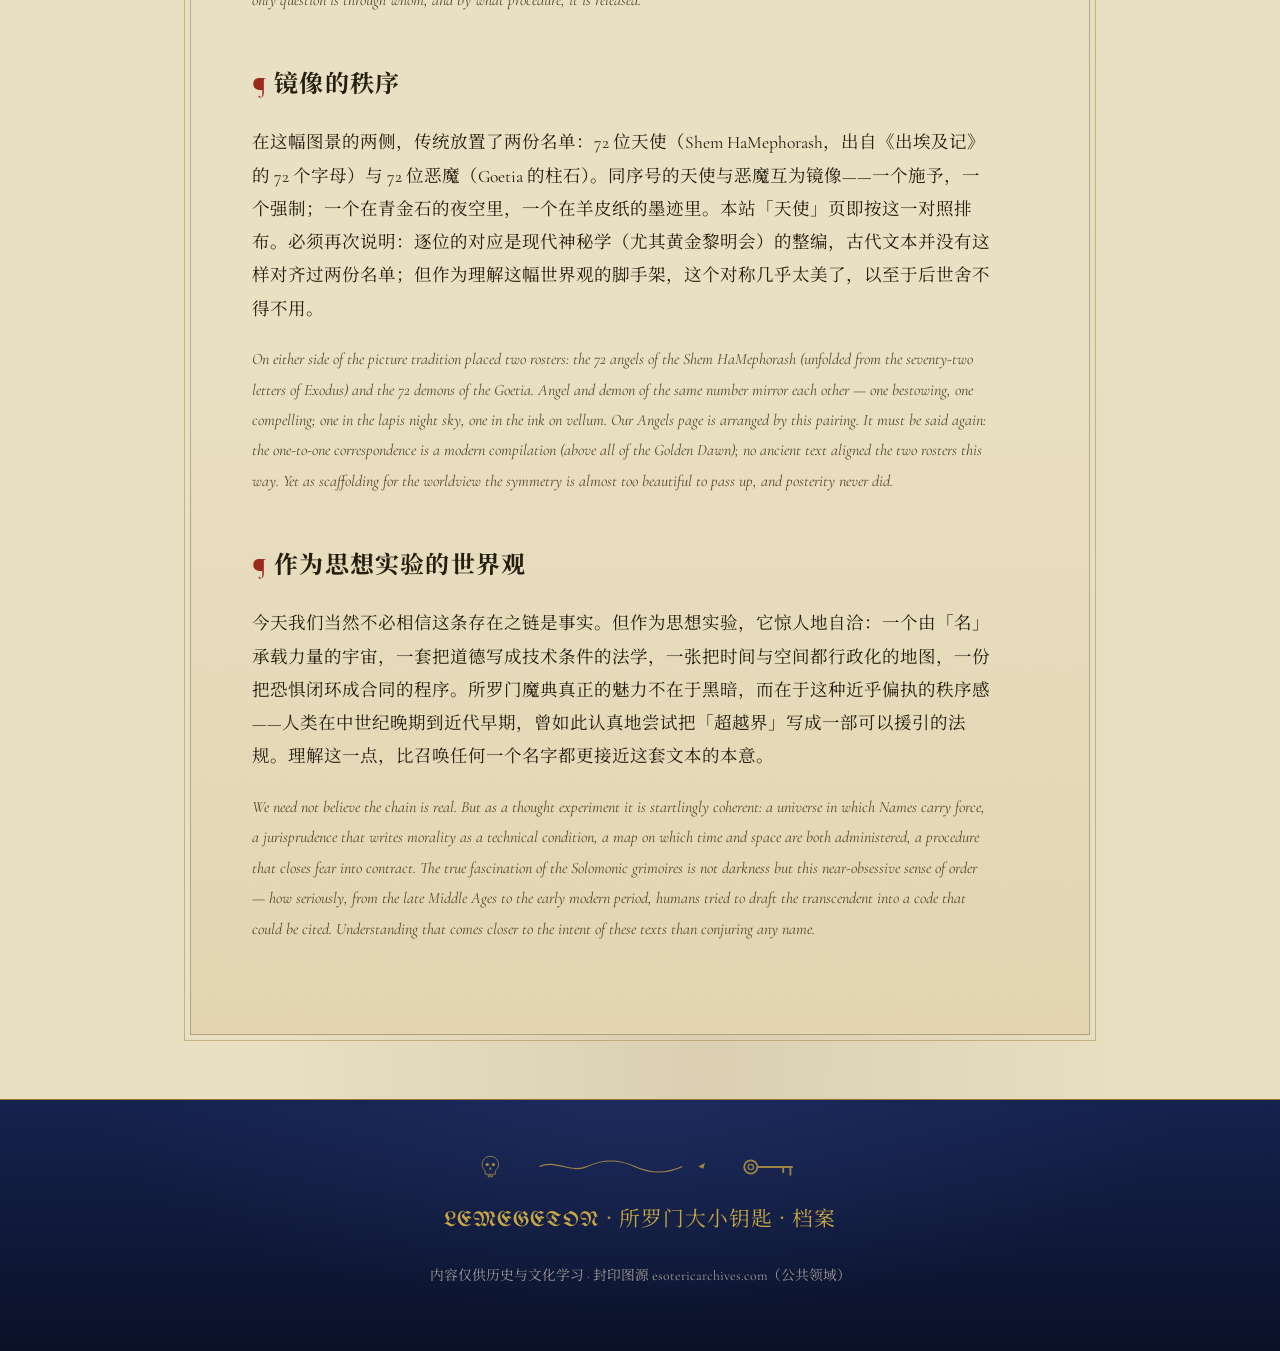
<file: worldview.html>
<!DOCTYPE html>
<html lang="zh-CN">
<head>
  <meta charset="UTF-8">
  <meta name="viewport" content="width=device-width, initial-scale=1.0">
  <title>所罗门的世界观 — LEMEGETON</title>
  <meta name="description" content="所罗门魔典的完整世界观：存在之链、神名神学、施术者的合法性、空间与时间的仪式结构、约束与释放、白术与召魔的两条路。">
  <link rel="preconnect" href="https://fonts.googleapis.com">
  <link rel="preconnect" href="https://fonts.gstatic.com" crossorigin>
  <link href="https://fonts.googleapis.com/css2?family=Cinzel:wght@400;600;700&family=Cormorant+Garamond:ital,wght@0,400;0,600;1,400&family=UnifrakturMaguntia&family=Noto+Serif+SC:wght@400;600;700&display=swap" rel="stylesheet">
  <link rel="stylesheet" href="css/style.css">
</head>
<body>
  <div id="site-nav"></div>

  <main class="page">
    <header class="page-head" data-folio="III r">
      <p class="page-kicker">The Worldview</p>
      <p class="page-latin">MVNDVS · SALOMONIS</p>
      <h1 class="page-title">所罗门的世界观</h1>
      <p class="page-subtitle">Mundus Salomonis —— 把大小钥匙拼回一整幅宇宙图景：神、神名、天使、星辰、空气之灵与被约束的恶魔，以及人在其中扮演的角色。</p>
    </header>

    <div class="prose">
      <h2>存在之链</h2>
      <p class="zh">所罗门魔典的世界是一座等级森严的「存在之链」。最顶端是唯一的神——他从不被直接召唤，只借自己的「名」行事。神名之下是天使的层级：炽天使、智天使、座天使、权天使、大力天使、执政天使、天使……每一级对应一颗行星、一个瑟菲拉（Sephirah）、一片宇宙区域。再往下是行星之灵与空气之灵（aerial spirits），它们善恶参半、性质游移。链条的最下端，才是被约束的恶魔——他们并非与神对等的黑暗之王，而是堕落者、被囚者、等待末日才被释放的存在。整部 Goetia 的权力逻辑建立在这条链上：施术者自己不生产任何力量，他只是「向下传达」神的权威。</p>
      <p class="en">The world of the Solomonic grimoires is a rigid chain of being. At its summit stands the one God — never invoked directly, but acting only through his own Names. Below the Names are the angelic hierarchies — Seraphim, Cherubim, Thrones, Dominions, Virtues, Powers, Angels — each tied to a planet, a Sephirah, a region of the cosmos. Beneath them come the planetary and aerial spirits, ambivalent and shifting. Only at the bottom are the bound demons — not a dark counterpart of God, but fallen, imprisoned beings awaiting the last day. The whole power-logic of the Goetia rests on this chain: the operator generates no force of his own; he only transmits divine authority downward.</p>

      <h2>名即权柄</h2>
      <p class="zh">这套世界观里最核心的一条公理是：名不是标签，而是力量本身。神的名——Tetragrammaton、Ehyeh、Adonai、Shaddai、Sabaoth——内嵌着创造的动能；念出它们，就是在调用它们所代表的权能。恶魔的真名同样危险而有力，所以魔典既记录神名（用于命令），也记录恶魔名（用于点名）。而那些看似胡乱的「野蛮之名」（barbarous names of evocation）——Agla、Otheos、Donsaël——抄写者相信它们是不可译的上古圣语，越是不为恶魔所喜，约束力越强。</p>
      <blockquote>「我命请你，不凭你的名，而凭那令你畏惧、令你颤栗的大名——Tetragrammaton、Adonai、Ehyeh Asher Ehyeh……」<br><span class="en">"I conjure thee not by thy own name, but by the great and terrible Names — Tetragrammaton, Adonai, Ehyeh Asher Ehyeh…" — the logic of every Goetic adjuration</span></blockquote>
      <p class="zh">理解了「名即权柄」，就理解了为什么魔典一半的篇幅在教人正确地念名：书写用的墨水、念诵的声调、洁净的状态，都会影响名的「效力」。魔法在这里不是玄学，而近乎一种「神圣法学」——名是法条，仪式是法庭程序。</p>
      <p class="en">Once "the Name is the power" is granted, one understands why half of every grimoire teaches correct naming: the ink it is written with, the tone it is uttered in, the purity of the speaker — all affect the Name's force. Magic here is not mysticism but something closer to sacred jurisprudence: the Names are statutes, the ritual is court procedure.</p>

      <h2>合法的施术者</h2>
      <p class="zh">既然力量全部来自神，那么施术者凭什么命令恶魔？魔典的回答是：凭许可与资格。所罗门的原型意义正在于此——他之所以能号令群魔，不是因为他是术士，而是因为他是「蒙神拣选、赐予智慧与戒指之人」。后世抄本把这套逻辑制度化：施术者必须先洁净（斋戒、沐浴、祈祷数日）、必须处于恩典状态、必须「以神之名而非己之名」发令。《所罗门之钥》甚至把道德写成技术条件：心术不正者念出的神名无效。这不是劝善，而是世界观内部的因果——不洁之人不在链条的正确位置上，权威传不到他手里。</p>
      <p class="en">If all power is God's, on what grounds may an operator command demons? The grimoires answer: by permission and qualification. This is the meaning of Solomon's archetype — he ruled the spirits not as a sorcerer but as the one chosen and gifted with wisdom and the ring. Later copies institutionalized the logic: the operator must first be purified (fasting, bathing, days of prayer), must stand in a state of grace, must command "in God's name, not his own." The Key of Solomon even writes morality as a technical condition: Names uttered by the wicked are void. This is not exhortation but causality within the worldview — the impure do not occupy the right link in the chain, and the authority cannot reach them.</p>

      <h2>空间：圆、三角与四方</h2>
      <p class="zh">仪式空间是这幅宇宙图的微缩。魔法圆是「天界」：圈内是施术者所在的、以神名武装的安全领域；魔法三角是「显现场」：灵被命令在此现身，却不得越出；圈外四方则是四王（东方 Amaymon、西方 Paymon、南方 Zepar、北方 Barson）统辖的地界——召唤词里逐一点名四王，等于向整个灵界的行政系统递交公文。方位、风向、门槛、十字路口，在魔典里都是行政边界而非修辞。这也是为什么 Goetia 的插图（本站「召唤阵」页）画得如此官僚：它本来就是一张管辖图。</p>
      <p class="en">The ritual space is a miniature of the cosmology. The circle is the heavenly quarter: within it the operator stands in a precinct armed with divine Names. The triangle is the place of manifestation: the spirit must appear there and may not cross it. Outside, the four quarters belong to the four kings — Amaymon of the East, Paymon of the West, Zepar of the South, Barson of the North — and naming them in the conjuration is like filing paperwork to the spirit-world's whole administration. Directions, winds, thresholds and crossroads are jurisdictional boundaries, not rhetoric. The plates of the Goetia (see our Implements page) are drawn so bureaucratically because they are, in fact, jurisdiction maps.</p>

      <h2>时间：行星时与月相</h2>
      <p class="zh">这套世界观的时间同样是被治理的。每一天与每一小时都归属一颗行星（七曜轮值，从日出起每两小时一换），灵体各在其「值班时段」内更易响应：土星时段利于束缚与隐匿，金星时段利于爱与合和，太阳时段利于尊荣与康健。月相决定操作的窗口——《大钥匙》要求在新月取「新生」之力、在亏月行驱逐之事。Goetia 里每位恶魔都标注了自己的时辰与方位，整个 72 柱因此像一张轮值表：魔法的本质工作，是在正确的时间出现在正确的坐标上。</p>
      <p class="en">Time in this worldview is governed as well. Each day and each hour belongs to a planet (the seven luminary lords rotate in two-hour watches from sunrise), and spirits answer more readily in their own watches: Saturn's hours bind and conceal, Venus's unite and endear, the Sun's exalt and heal. The moon's phase sets the window — the Greater Key takes new force at new moon and works dethronements in the waning. Every Goetic spirit is tagged with his hours and quarter, so that the seventy-two read as a duty roster: the operative work of magic is showing up at the right coordinate of time.</p>

      <h2>约束、誓言与许可</h2>
      <p class="zh">召唤的完整动作是一段「约束—谈判—释放」的程序。施术者先以逐级加码的三段召词命令：第一段以神与四王之名义恳请；第二段以创造你的神之名严令；第三段则直接威胁——若不服从，便将其押往无底深渊、直至末日。灵出现后，程序转入谈判：要他出示凭证、立下不再伤害的誓言、完成委托；最后必须念出「遣散词」，给予离开与安全的许可。魔典反复警告：未经遣散而令灵离去，或遣散时心怀恐惧，都是大忌。这套程序的潜台词是——恶魔有力而无权，施术者有权而无力，仪式就是让两者互相需要的合同。</p>
      <blockquote>「去吧，愿平安在你我之间；从我门前，从这和平之地，从我所画的圆与三角中离去……不要伤害任何人。」<br><span class="en">"Go forth, peace be between me and thee; from before my door, from this place of peace, from the circle and triangle I have described… hurt no man." — the Licence to Depart, Ars Goetia</span></blockquote>
      <p class="zh">也正因如此，Goetia 的文本读起来更像公证文书而非黑弥撒：满篇都是「凭证」「保证」「期限」「管辖权」。恐惧被制度化成了流程。</p>
      <p class="en">This is why the Goetia reads like notarial practice rather than black mass: the page is all credentials, bonds, terms and jurisdiction. Fear, here, is proceduralized.</p>

      <h2>铜瓶与末日的焦虑</h2>
      <p class="zh">这幅世界观有一条幽暗的时间线：恶魔是被囚的，而囚期有满的时候。传说所罗门将悖命的恶魔封入铜瓶、沉于深渊，而魔典中的召词也常以「再回铜瓶」相威胁。但传统同时相信，末日之前恶魔终将被放出——《新约》里群魔向基督喊的「时候还没有到吗」正是这一焦虑的出处。因此每一次召唤都是一次微型重演：被囚者暂时出来办事，办完回去继续关着。施术者站在中间，扮演的是狱卒兼公证人。理解了这一点，就理解了为什么魔典对「遣散」的格式近乎偏执——合同必须闭环，囚笼必须重新上锁。</p>
      <p class="en">The worldview carries a dark timeline: the demons are prisoners, and the sentence has an end. Solomon sealed the disobedient in a brazen vessel sunk in the deep, and Goetic adjurations still threaten to send spirits "back to the prison." Yet tradition holds they will be loosed before the last day — the very anxiety the gospels voice when the demons cry "hast thou come to torment us before the time?" Each conjuration is thus a micro-rehearsal of eschatology: a prisoner temporarily paroled on business, then returned. The operator stands in the middle as jailer and notary both. Hence the obsession with the forms of dismissal — the contract must close, the cage must be relocked.</p>

      <h2>两条路：白术与召魔</h2>
      <p class="zh">同一套神学基础设施，可以向上用，也可以向下用。《大钥匙》代表向上的路：祈祷、祝圣、佩戴护符、求天使的「suffrage（代祷）」，目标是智慧、健康、尊荣——它几乎不碰恶魔。《小钥匙》的 Goetia 代表向下的路：直接指挥被囚的恶魔办事——建宅、寻宝、译语、显形。但两者共享同一套零件：同样的神名、同样的圆、同样的洁净礼、同样的行星时。这正是所罗门体系与「巫术」想象的根本区别：在这套世界观里，没有独立的黑暗之力可供崇拜，一切力量都是神的，区别只在经由谁、以什么程序发放。</p>
      <p class="en">One and the same theological infrastructure can be run upward or downward. The Greater Key is the upward road: prayer, consecration, talismans, the suffrages of angels, aimed at wisdom, health and honor — barely touching demons. The Goetia is the downward road: direct orders to the bound spirits — build, find, translate, appear. But both share the same parts: the same Names, the same circle, the same purification, the same planetary hours. This is the fundamental difference between the Solomonic system and the popular image of "sorcery": within this worldview there is no independent dark power to worship. All power is God's; the only question is through whom, and by what procedure, it is released.</p>

      <h2>镜像的秩序</h2>
      <p class="zh">在这幅图景的两侧，传统放置了两份名单：72 位天使（Shem HaMephorash，出自《出埃及记》的 72 个字母）与 72 位恶魔（Goetia 的柱石）。同序号的天使与恶魔互为镜像——一个施予，一个强制；一个在青金石的夜空里，一个在羊皮纸的墨迹里。本站「天使」页即按这一对照排布。必须再次说明：逐位的对应是现代神秘学（尤其黄金黎明会）的整编，古代文本并没有这样对齐过两份名单；但作为理解这幅世界观的脚手架，这个对称几乎太美了，以至于后世舍不得不用。</p>
      <p class="en">On either side of the picture tradition placed two rosters: the 72 angels of the Shem HaMephorash (unfolded from the seventy-two letters of Exodus) and the 72 demons of the Goetia. Angel and demon of the same number mirror each other — one bestowing, one compelling; one in the lapis night sky, one in the ink on vellum. Our Angels page is arranged by this pairing. It must be said again: the one-to-one correspondence is a modern compilation (above all of the Golden Dawn); no ancient text aligned the two rosters this way. Yet as scaffolding for the worldview the symmetry is almost too beautiful to pass up, and posterity never did.</p>

      <h2>作为思想实验的世界观</h2>
      <p class="zh">今天我们当然不必相信这条存在之链是事实。但作为思想实验，它惊人地自洽：一个由「名」承载力量的宇宙，一套把道德写成技术条件的法学，一张把时间与空间都行政化的地图，一份把恐惧闭环成合同的程序。所罗门魔典真正的魅力不在于黑暗，而在于这种近乎偏执的秩序感——人类在中世纪晚期到近代早期，曾如此认真地尝试把「超越界」写成一部可以援引的法规。理解这一点，比召唤任何一个名字都更接近这套文本的本意。</p>
      <p class="en">We need not believe the chain is real. But as a thought experiment it is startlingly coherent: a universe in which Names carry force, a jurisprudence that writes morality as a technical condition, a map on which time and space are both administered, a procedure that closes fear into contract. The true fascination of the Solomonic grimoires is not darkness but this near-obsessive sense of order — how seriously, from the late Middle Ages to the early modern period, humans tried to draft the transcendent into a code that could be cited. Understanding that comes closer to the intent of these texts than conjuring any name.</p>
    </div>
  </main>

  <div id="site-footer"></div>
  <script src="js/data.js"></script>
  <script src="js/main.js"></script>
</body>
</html>
</file>
<file: css/style.css>
/* LEMEGETON — 青金与羊皮纸 · 时祷书方案
 * 一本中世纪泥金手抄本:青金石夜之扉页、羊皮纸活页、朱砂批注、金箔细线。
 * 恶魔界 = 墨与朱砂写在纸上;天使界 = 金字写在青金石上(互为镜像)。 */

:root {
  /* ── 颜料 ── */
  --lapis-void: #0a1128;
  --lapis: #16224e;
  --lapis-bright: #24356b;
  --vellum: #e9dfc2;
  --vellum-warm: #e2d5b0;
  --vellum-deep: #d5c496;
  --ink: #241e10;
  --ink-soft: #55492f;
  --ink-faint: #8a7b5c;
  --rubric: #9c2a1c;
  --rubric-bright: #bf3a26;
  --gold: #9a7b2d;
  --gold-bright: #c8a544;
  --gold-leaf: #e8cd7d;
  --gold-ink: #7d621f; /* 金箔色太浅,纸上小字用暗金 */

  --line: rgba(36, 30, 16, .28);
  --line-faint: rgba(36, 30, 16, .14);
  --line-gold: rgba(154, 123, 45, .45);

  --blackletter: "UnifrakturMaguntia", "Noto Serif SC", serif;
  --display: "Cinzel", "Noto Serif SC", serif;
  --serif: "Cormorant Garamond", "Noto Serif SC", serif;
}

* { box-sizing: border-box; }

html { scroll-behavior: smooth; }

body {
  margin: 0;
  background:
    radial-gradient(ellipse at 18% 8%, rgba(122, 98, 52, .10), transparent 42%),
    radial-gradient(ellipse at 85% 30%, rgba(122, 98, 52, .08), transparent 38%),
    radial-gradient(ellipse at 55% 95%, rgba(90, 70, 35, .10), transparent 45%),
    var(--vellum);
  color: var(--ink);
  font-family: var(--serif);
  font-size: 17.5px;
  line-height: 1.9;
  -webkit-font-smoothing: antialiased;
  overflow-x: hidden;
}

/* 羊皮纸斑驳:极淡的纤维噪点,只做一次,不再全屏压暗 */
body::before {
  content: "";
  position: fixed;
  inset: 0;
  z-index: 9999;
  pointer-events: none;
  opacity: .05;
  background-image:
    url("data:image/svg+xml,%3Csvg xmlns='http://www.w3.org/2000/svg' width='200' height='200'%3E%3Cfilter id='n'%3E%3CfeTurbulence type='fractalNoise' baseFrequency='0.9' numOctaves='2' stitchTiles='stitch'/%3E%3C/filter%3E%3Crect width='100%25' height='100%25' filter='url(%23n)'/%3E%3C/svg%3E");
  background-size: 200px 200px;
}

::selection { background: rgba(156, 42, 28, .28); color: var(--ink); }

a { color: var(--rubric); text-decoration: none; }
a:hover { color: var(--rubric-bright); }

:focus-visible { outline: 2px solid var(--rubric); outline-offset: 3px; }

img { user-select: none; }

/* 手稿扫描件:白底黑线,以 multiply 直接落在纸上,不再反相 */
.scan { mix-blend-mode: multiply; }

/* ── 顶部导航(纸页天头) ───────────────────── */
.site-nav {
  position: sticky;
  top: 0;
  z-index: 100;
  display: flex;
  align-items: center;
  justify-content: space-between;
  gap: 1.5rem;
  padding: .75rem clamp(1.2rem, 4vw, 2.8rem);
  background: rgba(233, 223, 194, .93);
  border-bottom: 1px solid var(--line);
  box-shadow: 0 1px 0 rgba(233, 223, 194, .9), 0 3px 0 var(--line-gold);
  backdrop-filter: blur(8px);
}
.brand {
  font-family: var(--blackletter);
  font-size: 1.5rem;
  color: var(--ink);
  letter-spacing: .04em;
}
.brand:hover { color: var(--rubric); }
.nav-links { display: flex; gap: 1.15rem; flex-wrap: wrap; justify-content: flex-end; }
.nav-links a {
  font-family: var(--display);
  font-size: .8rem;
  font-weight: 600;
  letter-spacing: .12em;
  color: var(--ink-soft);
  padding: .25rem 0;
  transition: color .2s;
}
.nav-links a:hover { color: var(--rubric); }
.nav-links a.active {
  color: var(--rubric);
  border-bottom: 3px double var(--rubric);
}

/* ── Hero:青金石夜之扉页 ───────────────────── */
.hero {
  position: relative;
  min-height: 96vh;
  display: flex;
  flex-direction: column;
  align-items: center;
  justify-content: center;
  text-align: center;
  padding: 6rem 1.5rem 5.5rem;
  overflow: hidden;
  background:
    /* 星屑 */
    radial-gradient(1.4px 1.4px at 12% 22%, rgba(232, 205, 125, .55), transparent 100%),
    radial-gradient(1.2px 1.2px at 78% 14%, rgba(233, 223, 194, .5), transparent 100%),
    radial-gradient(1.6px 1.6px at 88% 62%, rgba(232, 205, 125, .4), transparent 100%),
    radial-gradient(1.1px 1.1px at 32% 78%, rgba(233, 223, 194, .45), transparent 100%),
    radial-gradient(1.3px 1.3px at 58% 32%, rgba(232, 205, 125, .35), transparent 100%),
    radial-gradient(1.2px 1.2px at 22% 55%, rgba(233, 223, 194, .4), transparent 100%),
    radial-gradient(1.5px 1.5px at 68% 86%, rgba(232, 205, 125, .4), transparent 100%),
    radial-gradient(ellipse at 50% 38%, var(--lapis-bright) 0%, var(--lapis) 42%, var(--lapis-void) 100%);
  color: var(--vellum);
}
/* 扉页与正文之间的金线装裱边 */
.hero::after {
  content: "";
  position: absolute;
  left: 0; right: 0; bottom: 0;
  height: 6px;
  background: linear-gradient(var(--lapis-void), transparent);
  box-shadow: 0 -1px 0 var(--gold);
}

.hero-circle {
  position: absolute;
  top: 50%; left: 50%;
  width: min(86vh, 780px);
  aspect-ratio: 1;
  transform: translate(-50%, -52%);
  color: var(--gold-bright);
  opacity: .55;
  pointer-events: none;
}
.hero-circle svg { width: 100%; height: 100%; display: block; }
.ring-ticks { animation: spin 360s linear infinite; transform-origin: 300px 300px; }
.ring-names { animation: spin-rev 240s linear infinite; transform-origin: 300px 300px; }
.ring-inner { animation: spin 180s linear infinite; transform-origin: 300px 300px; }
@keyframes spin { to { transform: rotate(360deg); } }
@keyframes spin-rev { to { transform: rotate(-360deg); } }

.hero-content { position: relative; z-index: 2; max-width: 820px; }
.hero-kicker {
  font-family: var(--display);
  font-size: .82rem;
  font-weight: 600;
  letter-spacing: .42em;
  text-transform: uppercase;
  color: var(--gold-bright);
  margin: 0 0 1.4rem;
}
.hero-title {
  font-family: var(--blackletter);
  font-weight: 400;
  font-size: clamp(2.1rem, 12vw, 7.2rem);
  line-height: 1.08;
  letter-spacing: .02em;
  color: var(--gold-leaf);
  margin: 0 0 1.2rem;
  text-shadow:
    0 0 70px rgba(232, 205, 125, .28),
    0 2px 0 rgba(10, 17, 40, .85),
    0 4px 18px rgba(10, 17, 40, .6);
}
.hero-sub {
  font-family: var(--serif);
  font-size: clamp(1.05rem, 2.4vw, 1.3rem);
  letter-spacing: .14em;
  color: rgba(233, 223, 194, .82);
  max-width: 620px;
  margin: 0 auto 2.2rem;
}
.hero-sub::before, .hero-sub::after {
  content: "❧";
  color: var(--gold);
  margin: 0 .9rem;
  font-size: .85em;
}
.planet-row {
  font-size: 1.15rem;
  letter-spacing: 1.15em;
  padding-left: 1.15em;
  color: var(--gold-bright);
  opacity: .85;
  margin: 0 0 2.4rem;
}
.scroll-hint {
  position: absolute;
  bottom: 2.2rem;
  left: 0; right: 0;
  z-index: 2;
  font-family: var(--display);
  font-size: .76rem;
  font-weight: 600;
  letter-spacing: .32em;
  color: var(--gold-bright);
  animation: bob 3s ease-in-out infinite;
}
.scroll-hint::after { content: ""; display: block; width: 1px; height: 26px; margin: .7rem auto 0; background: linear-gradient(var(--gold-bright), transparent); }
@keyframes bob { 0%, 100% { transform: translateY(0); } 50% { transform: translateY(6px); } }

/* 火漆印:血红色落在青金石上 */
.wax-seal {
  position: absolute;
  width: 104px;
  color: var(--rubric);
  opacity: .92;
  transform: rotate(-13deg);
  filter: drop-shadow(0 4px 10px rgba(0, 0, 0, .5));
  pointer-events: none;
  z-index: 3;
}
.wax-seal path { fill: currentColor; }
.wax-seal circle, .wax-seal polygon { stroke: #5e130c; }
.wax-seal--hero { right: 9%; bottom: 15%; }
.wax-seal--head { right: 2%; top: -10px; width: 88px; opacity: .85; }

/* ── 首页活页区块(非对称) ─────────────────── */
main { display: block; }
.folio {
  display: grid;
  grid-template-columns: minmax(120px, 170px) minmax(0, 1fr) auto;
  gap: 0 clamp(1.6rem, 4vw, 3.2rem);
  align-items: start;
  max-width: 1060px;
  margin: 0 auto;
  padding: clamp(3.2rem, 7vw, 4.8rem) clamp(1.2rem, 5vw, 2.8rem) clamp(2.4rem, 5vw, 3.6rem);
  position: relative;
}
.folio + .folio { border-top: 1px solid var(--line-faint); }
.folio + .folio::before {
  /* 分隔处的金点饰符 */
  content: "✦";
  position: absolute;
  top: -0.62em;
  left: 50%;
  transform: translateX(-50%);
  background: var(--vellum);
  color: var(--gold);
  font-size: .8rem;
  padding: 0 .8rem;
}

.folio-num {
  font-family: var(--display);
  font-weight: 700;
  font-size: clamp(3.2rem, 7vw, 5.4rem);
  line-height: 1;
  color: var(--rubric);
  margin: .2rem 0 0;
  text-align: right;
  letter-spacing: .02em;
}
.folio-planet {
  font-family: var(--display);
  font-size: .78rem;
  font-weight: 600;
  letter-spacing: .22em;
  color: var(--gold-ink);
  text-align: right;
  margin: .7rem 0 0;
}
.folio-num + .folio-planet::after {
  content: "";
  display: block;
  width: 100%;
  height: 0;
  border-bottom: 1px solid var(--line-gold);
  box-shadow: 0 3px 0 -2px var(--line-gold);
  margin-top: .8rem;
}

.folio-body { max-width: 620px; }
.folio-title {
  font-family: var(--display);
  font-weight: 700;
  font-size: clamp(1.65rem, 3.6vw, 2.3rem);
  letter-spacing: .06em;
  color: var(--ink);
  margin: 0 0 .3rem;
}
.folio-sub {
  font-family: var(--serif);
  font-style: italic;
  font-size: 1.02rem;
  color: var(--gold-ink);
  margin: 0 0 1.1rem;
}
.folio-desc { margin: 0; }
.folio-desc .zh { display: block; color: var(--ink); margin-bottom: .45rem; }
.folio-desc .en { display: block; color: var(--ink-soft); font-size: .96rem; font-style: italic; }
.folio-link {
  display: inline-block;
  margin-top: 1.5rem;
  font-family: var(--display);
  font-size: .82rem;
  font-weight: 600;
  letter-spacing: .18em;
  color: var(--ink);
  border-bottom: 3px double var(--gold);
  padding: .15rem .1rem;
  transition: color .22s, border-color .22s;
}
.folio-link:hover { color: var(--rubric); border-color: var(--rubric); }
.folio-link::before { content: "❧ "; color: var(--gold); font-size: .9em; }
.folio-link:hover::before { color: var(--rubric); }

.folio-margin {
  writing-mode: vertical-rl;
  font-family: var(--serif);
  font-style: italic;
  font-size: .82rem;
  letter-spacing: .3em;
  color: var(--ink-faint);
  margin: .4rem 0 0;
  user-select: none;
}
@media (max-width: 900px) {
  .folio { grid-template-columns: minmax(86px, 110px) minmax(0, 1fr); }
  .folio-margin { display: none; }
}
@media (max-width: 560px) {
  .folio { grid-template-columns: 1fr; gap: 0; }
  .folio-num, .folio-planet { text-align: left; }
  .folio-num { font-size: 2.8rem; }
}

/* ── 内容页骨架(手稿页框) ─────────────────── */
.page {
  position: relative;
  max-width: 900px;
  margin: 0 auto;
  padding: clamp(3rem, 7vw, 5rem) clamp(1.6rem, 6vw, 3.8rem) 4.5rem;
  background: linear-gradient(var(--vellum-warm), var(--vellum) 12%, var(--vellum) 88%, var(--vellum-warm));
  border: 1px solid var(--line);
  outline: 1px solid var(--line-gold);
  outline-offset: 5px;
}
.page-head {
  text-align: left;
  margin-bottom: 3rem;
  padding-bottom: 2rem;
  border-bottom: 3px double var(--line);
  position: relative;
}
.page-head::before {
  /* 抄本页码 */
  content: "f. " attr(data-folio);
  position: absolute;
  top: -1.9rem;
  right: 0;
  font-family: var(--display);
  font-size: .74rem;
  font-weight: 600;
  letter-spacing: .2em;
  color: var(--gold-ink);
}
.page-kicker {
  font-family: var(--display);
  font-size: .78rem;
  font-weight: 600;
  letter-spacing: .38em;
  text-transform: uppercase;
  color: var(--rubric); /* 朱批 */
  margin: 0 0 .7rem;
}
.page-latin {
  font-family: var(--blackletter);
  font-size: 1.25rem;
  letter-spacing: .06em;
  color: var(--ink-faint);
  margin: 0 0 .5rem;
}
.page-title {
  font-family: var(--display);
  font-weight: 700;
  font-size: clamp(2.1rem, 5.5vw, 3.1rem);
  letter-spacing: .05em;
  color: var(--ink);
  margin: 0 0 .8rem;
  line-height: 1.25;
}
.page-subtitle {
  font-family: var(--serif);
  font-style: italic;
  font-size: 1.08rem;
  color: var(--ink-soft);
  margin: 0;
  max-width: 640px;
}

/* ── 正文 ─────────────────────────────────── */
.prose { max-width: 740px; }
.prose h2 {
  font-family: var(--display);
  font-weight: 700;
  font-size: 1.5rem;
  letter-spacing: .05em;
  color: var(--ink);
  margin: 3rem 0 1.1rem;
  text-align: left;
  position: relative;
  padding-left: 1.4rem;
}
.prose h2::before {
  /* 朱砂段落符 */
  content: "¶";
  position: absolute;
  left: 0;
  color: var(--rubric);
  font-family: var(--serif);
  font-weight: 400;
}
.prose p { margin: 0 0 1.15rem; }
.prose .zh { color: var(--ink); }
.prose .en { color: var(--ink-soft); font-size: 1rem; font-style: italic; }
.prose strong { color: var(--rubric); font-weight: 600; }
.prose blockquote {
  margin: 1.8rem 0;
  padding: .7rem 1.5rem;
  border-left: 3px double var(--gold);
  background: rgba(154, 123, 45, .07);
  color: var(--ink-soft);
}
.prose blockquote .en { font-style: italic; }
.prose ul { padding-left: 1.4rem; }
.prose li { margin-bottom: .5rem; }

/* 行星对应表(手稿版式) */
.planet-table { width: 100%; border-collapse: collapse; margin: 1.4rem 0 .6rem; font-size: .96rem; }
.planet-table th {
  font-family: var(--display);
  font-size: .76rem;
  font-weight: 600;
  letter-spacing: .12em;
  color: var(--rubric);
  border-bottom: 3px double var(--line);
  padding: .5rem .6rem;
  text-align: left;
}
.planet-table td { padding: .5rem .6rem; border-bottom: 1px solid var(--line-faint); color: var(--ink); }
.planet-table tbody tr:nth-child(even) { background: rgba(154, 123, 45, .06); }

/* 首段首字下沉:泥金大写 */
.prose > p.zh:first-of-type::first-letter {
  float: left;
  font-family: var(--display);
  font-weight: 700;
  font-size: 3.4em;
  line-height: .82;
  padding: .07em .14em 0 0;
  color: var(--rubric);
}

/* ── 控件 ─────────────────────────────────── */
.controls {
  display: flex;
  flex-wrap: wrap;
  gap: .8rem;
  align-items: center;
  justify-content: center;
  margin: 2.4rem 0 1rem;
}
.rank-filters { display: flex; flex-wrap: wrap; gap: .45rem; justify-content: center; }
.rank-filter {
  font-family: var(--display);
  font-size: .78rem;
  font-weight: 600;
  letter-spacing: .08em;
  color: var(--ink-soft);
  background: transparent;
  border: 1px solid var(--line);
  padding: .42rem .95rem;
  cursor: pointer;
  transition: all .22s;
}
.rank-filter:hover { color: var(--ink); border-color: var(--ink-soft); }
.rank-filter.active {
  color: var(--vellum);
  background: var(--rubric);
  border-color: var(--rubric);
}
.demon-search {
  font-family: var(--serif);
  font-size: .98rem;
  color: var(--ink);
  background: transparent;
  border: none;
  border-bottom: 1px solid var(--ink-soft);
  padding: .42rem .4rem;
  min-width: 210px;
  border-radius: 0;
}
.demon-search::placeholder { color: var(--ink-faint); font-style: italic; }
.demon-search:focus { outline: none; border-bottom: 3px double var(--rubric); }
.note {
  text-align: center;
  font-family: var(--serif);
  font-style: italic;
  font-size: .88rem;
  color: var(--ink-faint);
  margin: .6rem 0 2.2rem;
}

/* ── 七十二柱图鉴(纸上条目) ───────────────── */
.demon-grid {
  display: grid;
  grid-template-columns: repeat(auto-fill, minmax(185px, 1fr));
  gap: 1.1rem;
}
.demon-card {
  position: relative;
  text-align: center;
  padding: 1.5rem .8rem 1.2rem;
  background: var(--vellum-warm);
  border: 1px solid var(--line);
  cursor: pointer;
  transition: border-color .25s, transform .25s, box-shadow .25s;
}
.demon-card::after {
  content: "❧";
  position: absolute;
  top: .5rem; right: .7rem;
  font-size: .72rem;
  color: var(--rubric);
  opacity: .4;
}
.demon-card:hover, .demon-card:focus-visible {
  border-color: var(--gold);
  transform: translateY(-3px);
  box-shadow: 0 10px 24px rgba(36, 30, 16, .16), 0 0 0 4px rgba(154, 123, 45, .12);
}
.demon-no {
  position: absolute;
  top: .55rem; left: .75rem;
  font-family: var(--display);
  font-weight: 700;
  font-size: .82rem;
  letter-spacing: .06em;
  color: var(--rubric); /* 条目号 = 朱批 */
}
.sigil {
  width: 96px;
  height: 96px;
  object-fit: contain;
  mix-blend-mode: multiply;
  opacity: .92;
  margin: .3rem auto .7rem;
  display: block;
}
.rank-badge {
  display: inline-block;
  font-family: var(--display);
  font-size: .66rem;
  font-weight: 600;
  letter-spacing: .14em;
  text-transform: uppercase;
  color: var(--gold-ink);
  border-top: 1px solid var(--line-gold);
  border-bottom: 1px solid var(--line-gold);
  padding: .12rem .6rem;
  margin-bottom: .5rem;
}
.demon-name {
  font-family: var(--display);
  font-weight: 700;
  font-size: 1.02rem;
  letter-spacing: .04em;
  color: var(--ink);
  margin: 0;
}
.demon-zh { font-size: .86rem; color: var(--ink-soft); margin: .15rem 0 0; letter-spacing: .12em; }

/* ── 天使图鉴(青金石板:镜像世界) ─────────── */
.angel-grid {
  display: grid;
  grid-template-columns: repeat(auto-fill, minmax(185px, 1fr));
  gap: 1.1rem;
}
.angel-card {
  position: relative;
  text-align: center;
  padding: 1.5rem .8rem 1.2rem;
  background:
    radial-gradient(ellipse at 50% 0%, rgba(36, 53, 107, .9), transparent 70%),
    var(--lapis);
  border: 1px solid rgba(200, 165, 68, .4);
  color: var(--vellum);
  cursor: pointer;
  transition: border-color .25s, transform .25s, box-shadow .25s;
}
.angel-card:hover {
  border-color: var(--gold-bright);
  transform: translateY(-3px);
  box-shadow: 0 10px 26px rgba(10, 17, 40, .4), 0 0 0 4px rgba(200, 165, 68, .12);
}
.angel-he {
  font-size: 1.9rem;
  font-weight: 600;
  color: var(--gold-leaf);
  direction: rtl;
  margin: 0 0 .55rem;
  letter-spacing: .04em;
  text-shadow: 0 0 22px rgba(232, 205, 125, .3);
}
.angel-name {
  font-family: var(--display);
  font-weight: 700;
  font-size: 1rem;
  color: var(--vellum);
  margin: 0;
  letter-spacing: .04em;
}
.angel-zh { font-size: .84rem; color: rgba(233, 223, 194, .75); margin: .12rem 0 0; letter-spacing: .1em; }
.angel-attr { font-size: .86rem; color: rgba(233, 223, 194, .65); margin: .5rem 0 0; font-style: italic; }
.angel-degree { font-family: var(--display); font-size: .74rem; font-weight: 600; color: var(--gold-bright); margin: .45rem 0 0; letter-spacing: .06em; }
.angel-demon {
  font-size: .74rem;
  color: rgba(233, 223, 194, .5);
  margin: .6rem 0 0;
  border-top: 1px solid rgba(200, 165, 68, .3);
  padding-top: .5rem;
}

/* ── 弹窗 ─────────────────────────────────── */
.modal {
  position: fixed;
  inset: 0;
  z-index: 200;
  display: flex;
  align-items: center;
  justify-content: center;
  padding: 1.5rem;
}
.modal[hidden] { display: none; }
.modal-backdrop {
  position: absolute;
  inset: 0;
  background: rgba(10, 17, 40, .72);
  backdrop-filter: blur(4px);
}
.modal-panel {
  position: relative;
  max-width: 600px;
  width: 100%;
  max-height: 88vh;
  overflow-y: auto;
  background: linear-gradient(var(--vellum-warm), var(--vellum) 10%, var(--vellum) 90%, var(--vellum-warm));
  border: 1px solid var(--ink-soft);
  outline: 1px solid var(--gold);
  outline-offset: 5px;
  box-shadow: 0 30px 70px rgba(10, 17, 40, .5);
  padding: 2.6rem 2.2rem;
  text-align: center;
}
.modal-close {
  position: absolute;
  top: .9rem; right: 1rem;
  font-family: var(--serif);
  font-size: 1.3rem;
  line-height: 1;
  color: var(--ink-soft);
  background: none;
  border: none;
  cursor: pointer;
}
.modal-close:hover { color: var(--rubric); }
.modal-head { text-align: center; margin-bottom: 1.4rem; }
.modal-sigil { width: 132px; height: 132px; object-fit: contain; mix-blend-mode: multiply; margin: 0 auto 1rem; }
.modal-name {
  font-family: var(--display);
  font-weight: 700;
  font-size: 1.9rem;
  letter-spacing: .06em;
  color: var(--ink);
  margin: 0 0 .2rem;
}
.modal-zh { color: var(--ink); letter-spacing: .16em; margin: 0 0 .7rem; }
.modal-alt { color: var(--ink-faint); font-size: .84rem; letter-spacing: .04em; margin: .2rem 0 0; }
.modal-rank { margin: 0 0 1.1rem; }
.modal-rank .rank-badge { margin: 0 .25rem; }
.modal-powers {
  font-family: var(--serif);
  color: var(--rubric);
  text-align: center;
  border-top: 1px solid var(--line-gold);
  border-bottom: 1px solid var(--line-gold);
  padding: .8rem 0;
  margin: 0 0 1.2rem;
}
.modal-powers .en { display: block; color: var(--ink-soft); font-size: .9rem; font-style: italic; margin-top: .25rem; }
.modal-desc { text-align: left; }
.modal-desc .zh { margin: 0 0 .8rem; }
.modal-desc .en { font-style: italic; color: var(--ink-soft); margin: 0; }
.modal-desc .mirror-line { margin-top: 1.1rem; padding-top: .8rem; border-top: 1px solid var(--line-faint); }
.modal-desc .en + .zh { margin-top: .9rem; }

/* 弹窗元信息行(形态/军团/金黎明对应) */
.modal-meta {
  margin: 0 0 .5rem;
  font-size: .95rem;
  color: var(--ink);
}
.modal-meta .meta-k {
  display: inline-block;
  font-family: var(--display);
  font-size: .68rem;
  font-weight: 600;
  letter-spacing: .14em;
  color: var(--rubric);
  border: 1px solid var(--line);
  padding: .08rem .5rem;
  margin-right: .6rem;
  vertical-align: .1em;
}
.modal-meta .en { color: var(--ink-soft); }

/* 天使弹窗:希伯来名大字 */
.modal-he {
  font-size: 2.6rem;
  font-weight: 600;
  color: var(--gold-leaf);
  background: var(--lapis);
  display: inline-block;
  padding: .3rem 1.4rem .5rem;
  margin: 0 auto 1rem;
  border: 1px solid rgba(200, 165, 68, .4);
}

/* 天使卡:可点击提示 */
.angel-card::after {
  content: "✦";
  position: absolute;
  top: .6rem; right: .75rem;
  font-size: .7rem;
  color: var(--gold-bright);
  opacity: .55;
}

/* ── 仪式器具 ─────────────────────────────── */
.ritual-grid {
  display: grid;
  grid-template-columns: repeat(auto-fill, minmax(300px, 1fr));
  gap: 1.4rem;
  margin-top: 1rem;
}
.ritual-card {
  background: var(--vellum-warm);
  border: 1px solid var(--line);
  padding: 1.7rem;
  display: flex;
  flex-direction: column;
  text-align: center;
  transition: border-color .25s, box-shadow .25s;
}
.ritual-card:hover {
  border-color: var(--gold);
  box-shadow: 0 8px 22px rgba(36, 30, 16, .12);
}
.ritual-figure {
  display: flex;
  align-items: center;
  justify-content: center;
  min-height: 220px;
  margin-bottom: 1.2rem;
}
.ritual-img {
  max-width: 100%;
  max-height: 420px;
  width: auto;
  object-fit: contain;
  mix-blend-mode: multiply;
}
.ritual-card--wide { grid-column: 1 / -1; }
.ritual-card--wide .ritual-figure { min-height: 0; }
.ritual-card--wide .ritual-img { max-height: 620px; }
.ritual-name {
  font-family: var(--display);
  font-weight: 700;
  font-size: 1.3rem;
  letter-spacing: .04em;
  color: var(--ink);
  margin: 0 0 .3rem;
}
.ritual-en {
  font-family: var(--serif);
  font-style: italic;
  font-size: .85rem;
  color: var(--gold-ink);
  margin: 0 0 .9rem;
}
.ritual-desc { font-size: .95rem; color: var(--ink-soft); margin: 0; text-align: left; }
.ritual-desc .zh { display: block; margin-bottom: .4rem; color: var(--ink); }
.ritual-desc .en { font-size: .9rem; font-style: italic; }

/* ── 来源列表 ─────────────────────────────── */
.prose ul.sources { list-style: none; padding-left: 0; margin: 1.5rem 0; }
.sources li {
  padding: .65rem 0 .65rem 2rem;
  position: relative;
  border-bottom: 1px solid var(--line-faint);
  color: var(--ink-soft);
  font-size: .96rem;
}
.sources li::before { content: "❧"; position: absolute; left: 0; color: var(--rubric); }
.sources li strong { color: var(--ink); font-weight: 600; }

/* ── 图鉴末尾归家链接 ─────────────────────── */
.back-home { text-align: center; margin: 2.8rem 0 0; }
.back-home a {
  font-family: var(--display);
  font-size: .85rem;
  font-weight: 600;
  letter-spacing: .18em;
  color: var(--ink);
  border-bottom: 3px double var(--gold);
  padding: .15rem .1rem;
  transition: color .22s, border-color .22s;
}
.back-home a:hover { color: var(--rubric); border-color: var(--rubric); }
.back-home a::before { content: "❧ "; color: var(--gold); }
.back-home a:hover::before { color: var(--rubric); }

/* ── 页脚(青金石封底) ────────────────────── */
.site-footer {
  margin-top: 4rem;
  padding: 3rem clamp(1.2rem, 4vw, 2.5rem);
  background:
    radial-gradient(ellipse at 50% 0%, rgba(36, 53, 107, .5), transparent 60%),
    linear-gradient(var(--lapis), var(--lapis-void));
  border-top: 1px solid var(--gold);
  text-align: center;
  color: rgba(233, 223, 194, .66);
  font-size: .86rem;
  line-height: 2;
}
.site-footer .foot-brand {
  font-family: var(--blackletter);
  font-size: 1.3rem;
  color: var(--gold-bright);
  letter-spacing: .05em;
}
.foot-ornaments {
  display: flex;
  align-items: center;
  justify-content: center;
  gap: 2.2rem;
  margin: .4rem 0 1rem;
  color: var(--gold-bright);
  opacity: .75;
}
.foot-ornaments svg { height: 24px; width: auto; }
.foot-ornaments .orn-snake { height: 17px; }
.site-footer a { color: var(--gold-bright); }

/* ── 滚动淡入 ─────────────────────────────── */
.reveal { opacity: 0; transform: translateY(26px); transition: opacity .9s ease, transform .9s ease; }
.reveal.visible { opacity: 1; transform: none; }

/* ── 希伯来页边注(宽屏) ───────────────────── */
.marginalia {
  position: fixed;
  top: 50%;
  transform: translateY(-50%);
  writing-mode: vertical-rl;
  font-size: .95rem;
  letter-spacing: .55em;
  color: var(--gold-ink);
  opacity: .16;
  z-index: 1;
  pointer-events: none;
  display: none;
  user-select: none;
}
.marginalia.left { left: 1.1rem; }
.marginalia.right { right: 1.1rem; }
@media (min-width: 1280px) { .marginalia { display: block; } }

/* ── 减少动态偏好 ─────────────────────────── */
@media (prefers-reduced-motion: reduce) {
  html { scroll-behavior: auto; }
  .ring-ticks, .ring-names, .ring-inner, .scroll-hint { animation: none; }
  .reveal { opacity: 1; transform: none; transition: none; }
}

/* ── 响应式 ───────────────────────────────── */
@media (max-width: 700px) {
  .hero-circle { opacity: .4; width: 120vw; }
  .wax-seal--hero { display: none; }
  .hero-title { font-size: 2.1rem; }
  .hero-kicker { letter-spacing: .3em; font-size: .7rem; }
  .hero-sub { letter-spacing: .06em; }
  .planet-row { letter-spacing: .8em; padding-left: .8em; }
}
@media (max-width: 640px) {
  .site-nav { flex-direction: column; gap: .5rem; padding: .7rem 1rem; }
  .nav-links { justify-content: center; gap: .7rem; }
  .demon-grid, .angel-grid { grid-template-columns: repeat(2, 1fr); gap: .7rem; }
  .demon-card, .angel-card { padding: 1.1rem .5rem .9rem; }
  .demon-card::after, .angel-card::after { display: none; }
  .sigil { width: 72px; height: 72px; }
  .page { padding: 2.5rem 1.1rem 3rem; outline-offset: 3px; }
  .planet-table { font-size: .86rem; }
  .planet-table th, .planet-table td { padding: .4rem .45rem; }
  .modal-panel { padding: 1.8rem 1.2rem; }
}
</file>
